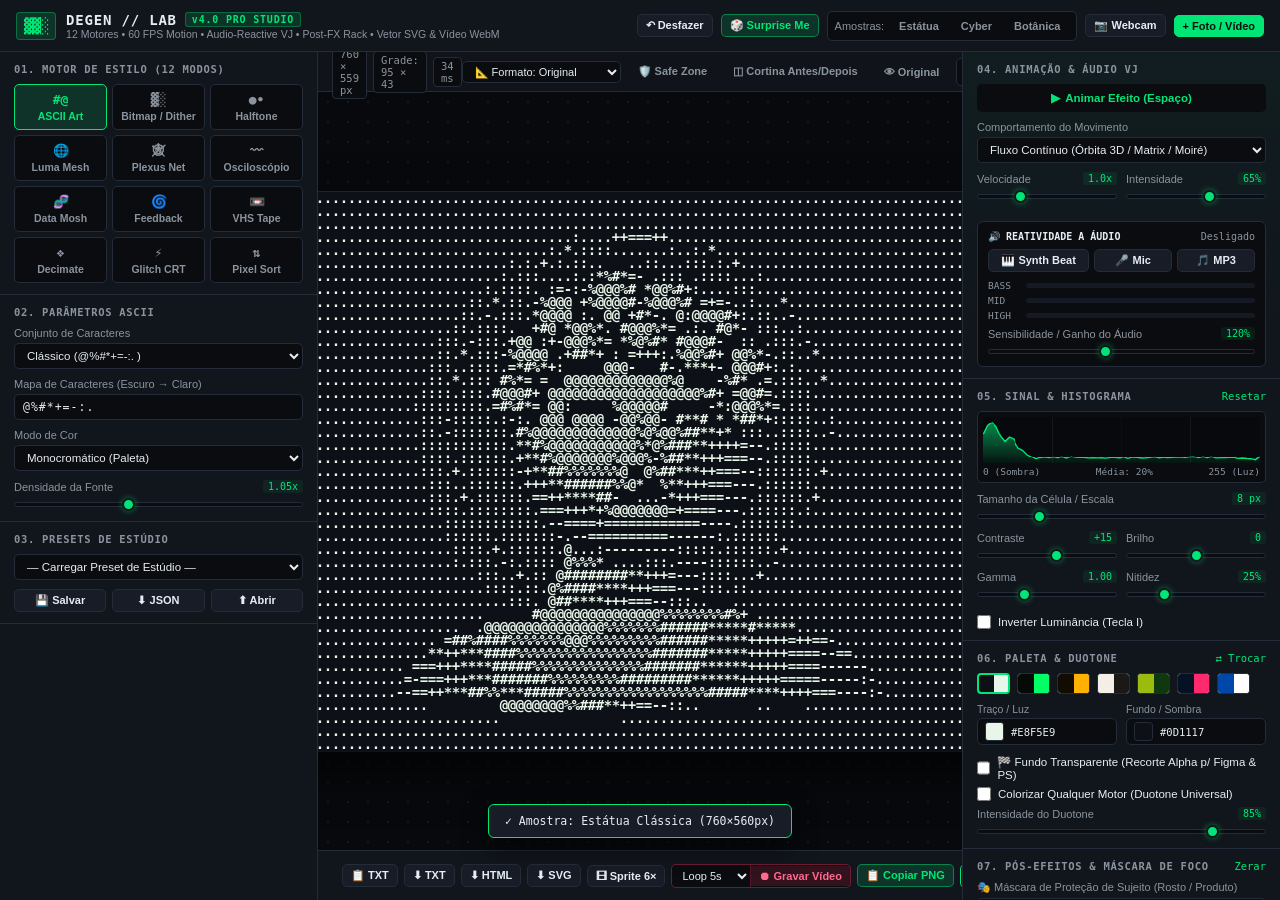
<file: index.html>
<!DOCTYPE html>
<html lang="pt-BR">
<head>
  <meta charset="UTF-8" />
  <meta name="viewport" content="width=device-width, initial-scale=1.0" />
  <title>DEGEN // LAB v4.0 PRO — Estúdio de Arte Generativa & Sintetizador Visual</title>
  <link rel="stylesheet" href="styles.css" />
</head>
<body>
  <div class="app-shell">
    <!-- Top Header -->
    <header class="topbar">
      <div class="brand">
        <span class="brand-badge">▓▓░</span>
        <div>
          <h1>DEGEN // LAB <span class="version-tag">v4.0 PRO STUDIO</span></h1>
          <p class="brand-sub">12 Motores • 60 FPS Motion • Audio-Reactive VJ • Post-FX Rack • Vetor SVG & Vídeo WebM</p>
        </div>
      </div>

      <div class="topbar-actions">
        <button class="btn btn-secondary btn-sm" id="btn-undo" title="Desfazer última alteração (Ctrl/Cmd + Z)">
          ↶ Desfazer
        </button>
        <button class="btn btn-accent-outline btn-sm" id="btn-randomize" title="Gerar variação criativa nos parâmetros atuais (Tecla D)">
          🎲 Surprise Me
        </button>

        <div class="sample-group">
          <span class="label-inline">Amostras:</span>
          <button class="btn btn-ghost btn-sm" data-sample="portrait" title="Retrato Escultural com Sombras">Estátua</button>
          <button class="btn btn-ghost btn-sm" data-sample="cyber" title="Cena Geométrica Synthwave">Cyber</button>
          <button class="btn btn-ghost btn-sm" data-sample="flora" title="Composição Orgânica e Radial">Botânica</button>
        </div>

        <button class="btn btn-secondary btn-sm" id="btn-webcam" title="Usar câmera ao vivo">
          📷 Webcam
        </button>

        <label class="btn btn-primary btn-sm" for="file-input">
          <span>+ Foto / Vídeo</span>
          <input type="file" id="file-input" accept="image/*,video/*" hidden />
        </label>
      </div>
    </header>

    <!-- Main Dual-Sidebar Workspace -->
    <div class="workspace">
      <!-- LEFT SIDEBAR: Motors, Mode Params & Presets -->
      <aside class="sidebar sidebar-left">
        <!-- 01. Style Tabs (12 Motors in 3x4 Grid) -->
        <section class="panel-section">
          <div class="section-header">
            <span class="section-title">01. MOTOR DE ESTILO (12 MODOS)</span>
          </div>
          <div class="mode-tabs" role="tablist">
            <button class="mode-tab active" data-mode="ascii" role="tab">
              <span class="mode-icon">#@</span>
              <span>ASCII Art</span>
            </button>
            <button class="mode-tab" data-mode="bitmap" role="tab">
              <span class="mode-icon">▓░</span>
              <span>Bitmap / Dither</span>
            </button>
            <button class="mode-tab" data-mode="halftone" role="tab">
              <span class="mode-icon">●•</span>
              <span>Halftone</span>
            </button>
            <button class="mode-tab" data-mode="lumamesh" role="tab">
              <span class="mode-icon">🌐</span>
              <span>Luma Mesh</span>
            </button>
            <button class="mode-tab" data-mode="plexus" role="tab">
              <span class="mode-icon">🕸</span>
              <span>Plexus Net</span>
            </button>
            <button class="mode-tab" data-mode="waves" role="tab">
              <span class="mode-icon">〰</span>
              <span>Osciloscópio</span>
            </button>
            <button class="mode-tab" data-mode="datamosh" role="tab">
              <span class="mode-icon">🧬</span>
              <span>Data Mosh</span>
            </button>
            <button class="mode-tab" data-mode="feedback" role="tab">
              <span class="mode-icon">🌀</span>
              <span>Feedback</span>
            </button>
            <button class="mode-tab" data-mode="vhs" role="tab">
              <span class="mode-icon">📼</span>
              <span>VHS Tape</span>
            </button>
            <button class="mode-tab" data-mode="decimate" role="tab">
              <span class="mode-icon">❖</span>
              <span>Decimate</span>
            </button>
            <button class="mode-tab" data-mode="glitch" role="tab">
              <span class="mode-icon">⚡</span>
              <span>Glitch CRT</span>
            </button>
            <button class="mode-tab" data-mode="pixelsort" role="tab">
              <span class="mode-icon">⇅</span>
              <span>Pixel Sort</span>
            </button>
          </div>
        </section>

        <!-- 02. Mode-Specific Settings: ASCII -->
        <section class="panel-section mode-panel" id="panel-ascii">
          <div class="section-header">
            <span class="section-title">02. PARÂMETROS ASCII</span>
          </div>

          <div class="control-group">
            <label for="ascii-charset-preset">Conjunto de Caracteres</label>
            <select id="ascii-charset-preset">
              <option value="standard">Clássico (@%#*+=-:. )</option>
              <option value="detailed">Detalhado (70 níveis)</option>
              <option value="blocks">Blocos Unicode (█▓▒░ )</option>
              <option value="minimal">Minimalista (#+. )</option>
              <option value="binary">Binário (01 )</option>
              <option value="matrix">Matrix / Cyber (日ﾊﾐﾋｰｳｼﾅﾓ...)</option>
              <option value="custom">Customizado...</option>
            </select>
          </div>

          <div class="control-group">
            <label for="ascii-custom-chars">Mapa de Caracteres (Escuro → Claro)</label>
            <input type="text" id="ascii-custom-chars" value="@%#*+=-:. " spellcheck="false" />
          </div>

          <div class="control-group">
            <label for="ascii-color-mode">Modo de Cor</label>
            <select id="ascii-color-mode">
              <option value="mono">Monocromático (Paleta)</option>
              <option value="color">Cores Originais da Foto</option>
            </select>
          </div>

          <div class="control-group">
            <div class="control-label-row">
              <label for="ascii-font-scale">Densidade da Fonte</label>
              <span class="control-value" id="val-ascii-font-scale">1.05x</span>
            </div>
            <input type="range" id="ascii-font-scale" min="0.7" max="1.6" step="0.05" value="1.05" />
          </div>
        </section>

        <!-- 02. Mode-Specific Settings: BITMAP / DITHER -->
        <section class="panel-section mode-panel hidden" id="panel-bitmap">
          <div class="section-header">
            <span class="section-title">02. BITMAP & MULTI-PALETA</span>
          </div>

          <div class="control-group">
            <label for="bitmap-palette-mode">Hardware / Modo de Cores</label>
            <select id="bitmap-palette-mode">
              <option value="1bit">1-Bit Clássico (2 Cores da Paleta)</option>
              <option value="gameboy">GameBoy DMG-01 (4 Tons de Verde)</option>
              <option value="cga">IBM PC CGA (4 Cores Cyan/Magenta)</option>
              <option value="cyber">Cyberpunk Neon (8 Cores)</option>
              <option value="pico8">PICO-8 Fantasy Console (16 Cores)</option>
              <option value="c64">Commodore 64 VIC-II (16 Cores)</option>
            </select>
          </div>

          <div class="control-group">
            <label for="bitmap-algo">Algoritmo de Dithering</label>
            <select id="bitmap-algo">
              <optgroup label="Difusão de Erro (Orgânico)">
                <option value="atkinson">Atkinson (Macintosh 1984)</option>
                <option value="floyd">Floyd-Steinberg (Clássico)</option>
                <option value="sierra">Sierra Lite (Suave)</option>
              </optgroup>
              <optgroup label="Matriz Ordenada (Pixel / Retrô)">
                <option value="bayer2">Matriz de Bayer 2×2</option>
                <option value="bayer4">Matriz de Bayer 4×4</option>
                <option value="bayer8">Matriz de Bayer 8×8</option>
              </optgroup>
              <optgroup label="Limiar & Ruído">
                <option value="threshold">Threshold Puro (Stencil)</option>
                <option value="random">Ruído Estocástico (Film Grain)</option>
              </optgroup>
            </select>
          </div>

          <div class="control-group">
            <div class="control-label-row">
              <label for="bitmap-threshold">Limiar (Threshold / Bias)</label>
              <span class="control-value" id="val-bitmap-threshold">128</span>
            </div>
            <input type="range" id="bitmap-threshold" min="16" max="240" step="1" value="128" />
          </div>

          <div class="control-group">
            <div class="control-label-row">
              <label for="bitmap-bleed">Intensidade de Difusão</label>
              <span class="control-value" id="val-bitmap-bleed">100%</span>
            </div>
            <input type="range" id="bitmap-bleed" min="20" max="150" step="5" value="100" />
          </div>
        </section>

        <!-- 02. Mode-Specific Settings: HALFTONE -->
        <section class="panel-section mode-panel hidden" id="panel-halftone">
          <div class="section-header">
            <span class="section-title">02. RETÍCULA HALFTONE</span>
          </div>

          <div class="control-group">
            <label for="halftone-shape">Geometria da Retícula</label>
            <select id="halftone-shape">
              <option value="circle">Pontos Circulares (Jornal / Pop Art)</option>
              <option value="cmyk">CMYK Offset (Impressão 4 Cores)</option>
              <option value="line">Linhas / Gravura (Scanlines)</option>
              <option value="diamond">Diamantes (Losangos)</option>
              <option value="cross">Cruzes Técnicas (+)</option>
              <option value="square">Quadrados Modulares</option>
            </select>
          </div>

          <div class="control-group">
            <div class="control-label-row">
              <label for="halftone-angle">Ângulo da Grade</label>
              <span class="control-value" id="val-halftone-angle">22°</span>
            </div>
            <input type="range" id="halftone-angle" min="0" max="90" step="1" value="22" />
          </div>

          <div class="control-group">
            <div class="control-label-row">
              <label for="halftone-scale">Ganho do Ponto (Escala Máx.)</label>
              <span class="control-value" id="val-halftone-scale">1.15x</span>
            </div>
            <input type="range" id="halftone-scale" min="0.5" max="1.8" step="0.05" value="1.15" />
          </div>
        </section>

        <!-- 02. Mode-Specific Settings: LUMA MESH 3D -->
        <section class="panel-section mode-panel hidden" id="panel-lumamesh">
          <div class="section-header">
            <span class="section-title">02. LUMA MESH 3D (LIGHT GRID)</span>
          </div>

          <div class="control-group">
            <label for="mesh-topology">Topologia da Malha 3D</label>
            <select id="mesh-topology">
              <option value="grid">Grade Wireframe de Luz (Quads)</option>
              <option value="triangles">Terreno Triangulado 3D</option>
              <option value="dots">Nuvem de Pontos Luminosos (3D Dots)</option>
              <option value="facets">Facetas Poligonais Oclusas</option>
            </select>
          </div>

          <div class="control-group">
            <div class="control-label-row">
              <label for="mesh-depth">Extrusão de Profundidade (Eixo Z)</label>
              <span class="control-value" id="val-mesh-depth">110</span>
            </div>
            <input type="range" id="mesh-depth" min="10" max="240" step="5" value="110" />
          </div>

          <div class="two-col-controls">
            <div class="control-group">
              <div class="control-label-row">
                <label for="mesh-pitch">Inclinação X</label>
                <span class="control-value" id="val-mesh-pitch">38°</span>
              </div>
              <input type="range" id="mesh-pitch" min="-65" max="75" step="1" value="38" />
            </div>

            <div class="control-group">
              <div class="control-label-row">
                <label for="mesh-yaw">Rotação Y</label>
                <span class="control-value" id="val-mesh-yaw">-18°</span>
              </div>
              <input type="range" id="mesh-yaw" min="-75" max="75" step="1" value="-18" />
            </div>
          </div>

          <div class="two-col-controls">
            <div class="control-group">
              <div class="control-label-row">
                <label for="mesh-stroke">Traço / Ponto</label>
                <span class="control-value" id="val-mesh-stroke">1.2 px</span>
              </div>
              <input type="range" id="mesh-stroke" min="0.5" max="4.0" step="0.1" value="1.2" />
            </div>

            <div class="control-group">
              <label for="mesh-color-mode">Cor da Grade</label>
              <select id="mesh-color-mode">
                <option value="color">Cor da Foto</option>
                <option value="mono">Paleta 3D</option>
              </select>
            </div>
          </div>
        </section>

        <!-- 02. Mode-Specific Settings: PLEXUS NET (12th Motor) -->
        <section class="panel-section mode-panel hidden" id="panel-plexus">
          <div class="section-header">
            <span class="section-title">02. PLEXUS / VORONOI NETWORK</span>
          </div>

          <div class="control-group">
            <label for="plexus-style">Estrutura da Rede</label>
            <select id="plexus-style">
              <option value="network">Constelação Neural (Nós + Conexões)</option>
              <option value="poly">Malha Low-Poly Triangulada</option>
              <option value="voronoi">Células Orgânicas de Voronoi</option>
            </select>
          </div>

          <div class="control-group">
            <div class="control-label-row">
              <label for="plexus-radius">Raio Máximo de Conexão</label>
              <span class="control-value" id="val-plexus-radius">165%</span>
            </div>
            <input type="range" id="plexus-radius" min="80" max="260" step="5" value="165" />
          </div>

          <div class="control-group">
            <div class="control-label-row">
              <label for="plexus-jitter">Dispersão Orgânica dos Nós</label>
              <span class="control-value" id="val-plexus-jitter">65%</span>
            </div>
            <input type="range" id="plexus-jitter" min="0" max="100" step="5" value="65" />
          </div>

          <div class="two-col-controls">
            <div class="control-group">
              <div class="control-label-row">
                <label for="plexus-node-size">Tamanho do Nó</label>
                <span class="control-value" id="val-plexus-node-size">2.4 px</span>
              </div>
              <input type="range" id="plexus-node-size" min="0" max="6.0" step="0.2" value="2.4" />
            </div>

            <div class="control-group">
              <label for="plexus-color-mode">Modo de Cor</label>
              <select id="plexus-color-mode">
                <option value="color">Cor da Foto</option>
                <option value="mono">Paleta</option>
              </select>
            </div>
          </div>
        </section>

        <!-- 02. Mode-Specific Settings: DATA MOSH -->
        <section class="panel-section mode-panel hidden" id="panel-datamosh">
          <div class="section-header">
            <span class="section-title">02. DATA MOSH (P-FRAME GLITCH)</span>
            <button class="btn-link" id="btn-reset-mosh" title="Restaurar quadro I-Frame limpo">Limpar</button>
          </div>

          <button class="btn btn-secondary" id="btn-drop-iframe" style="width:100%; margin-bottom:10px;">
            💥 Drop I-Frame (Injetar Pulso Mosh)
          </button>

          <div class="two-col-controls">
            <div class="control-group">
              <label for="mosh-vector-style">Campo de Vetores</label>
              <select id="mosh-vector-style">
                <option value="flow">Fluxo Turbulento</option>
                <option value="gravity">Derretimento ↓</option>
                <option value="explode">Radial / Pulso</option>
              </select>
            </div>

            <div class="control-group">
              <div class="control-label-row">
                <label for="mosh-block-size">Macrobloco</label>
                <span class="control-value" id="val-mosh-block-size">12 px</span>
              </div>
              <input type="range" id="mosh-block-size" min="4" max="32" step="2" value="12" />
            </div>
          </div>

          <div class="control-group">
            <div class="control-label-row">
              <label for="mosh-smear">Arrasto de Vetores (Motion Smear)</label>
              <span class="control-value" id="val-mosh-smear">65%</span>
            </div>
            <input type="range" id="mosh-smear" min="10" max="100" step="5" value="65" />
          </div>

          <div class="control-group">
            <div class="control-label-row">
              <label for="mosh-persistence">Persistência Temporal (P-Frame Hold)</label>
              <span class="control-value" id="val-mosh-persistence">84%</span>
            </div>
            <input type="range" id="mosh-persistence" min="30" max="98" step="2" value="84" />
          </div>

          <div class="control-group">
            <div class="control-label-row">
              <label for="mosh-corruption">Resíduo de Quantização YUV</label>
              <span class="control-value" id="val-mosh-corruption">35%</span>
            </div>
            <input type="range" id="mosh-corruption" min="0" max="100" step="5" value="35" />
          </div>
        </section>

        <!-- 02. Mode-Specific Settings: FEEDBACK -->
        <section class="panel-section mode-panel hidden" id="panel-feedback">
          <div class="section-header">
            <span class="section-title">02. FEEDBACK (MOTION TRAILS)</span>
            <button class="btn-link" id="btn-reset-feedback" title="Limpar buffer de realimentação">Limpar</button>
          </div>

          <div class="control-group">
            <label for="fb-blend">Modo de Realimentação Óptica</label>
            <select id="fb-blend">
              <option value="screen">Luz Aditiva (Screen Glow Trails)</option>
              <option value="difference">Inversão Psicodélica (Difference)</option>
              <option value="source-over">Eco Fantasma Sólido (Over)</option>
            </select>
          </div>

          <div class="control-group">
            <div class="control-label-row">
              <label for="fb-decay">Persistência do Rastro (Decay)</label>
              <span class="control-value" id="val-fb-decay">82%</span>
            </div>
            <input type="range" id="fb-decay" min="40" max="96" step="2" value="82" />
          </div>

          <div class="two-col-controls">
            <div class="control-group">
              <div class="control-label-row">
                <label for="fb-zoom">Túnel (Zoom)</label>
                <span class="control-value" id="val-fb-zoom">+4%</span>
              </div>
              <input type="range" id="fb-zoom" min="-15" max="15" step="1" value="4" />
            </div>

            <div class="control-group">
              <div class="control-label-row">
                <label for="fb-spin">Espiral (Giro)</label>
                <span class="control-value" id="val-fb-spin">2.5°</span>
              </div>
              <input type="range" id="fb-spin" min="-15" max="15" step="0.5" value="2.5" />
            </div>
          </div>

          <div class="control-group">
            <div class="control-label-row">
              <label for="fb-color-shift">Defasagem Cromática (Hue Shift)</label>
              <span class="control-value" id="val-fb-color-shift">45%</span>
            </div>
            <input type="range" id="fb-color-shift" min="0" max="100" step="5" value="45" />
          </div>
        </section>

        <!-- 02. Mode-Specific Settings: VHS TAPE -->
        <section class="panel-section mode-panel hidden" id="panel-vhs">
          <div class="section-header">
            <span class="section-title">02. VHS ANALOG TAPE DECK</span>
          </div>

          <div class="control-group">
            <div class="control-label-row">
              <label for="vhs-chroma">Vazamento de Cor NTSC (Chroma Bleed)</label>
              <span class="control-value" id="val-vhs-chroma">65%</span>
            </div>
            <input type="range" id="vhs-chroma" min="0" max="100" step="5" value="65" />
          </div>

          <div class="control-group">
            <div class="control-label-row">
              <label for="vhs-tracking">Ruga de Fita & Erro de Tracking</label>
              <span class="control-value" id="val-vhs-tracking">45%</span>
            </div>
            <input type="range" id="vhs-tracking" min="0" max="100" step="5" value="45" />
          </div>

          <div class="control-group">
            <div class="control-label-row">
              <label for="vhs-flutter">Oscilação Horizontal (Timebase Jitter)</label>
              <span class="control-value" id="val-vhs-flutter">40%</span>
            </div>
            <input type="range" id="vhs-flutter" min="0" max="100" step="5" value="40" />
          </div>

          <div class="control-group">
            <div class="control-label-row">
              <label for="vhs-noise">Hiss Magnético & Granulação</label>
              <span class="control-value" id="val-vhs-noise">35%</span>
            </div>
            <input type="range" id="vhs-noise" min="0" max="100" step="5" value="35" />
          </div>

          <div class="checkbox-row">
            <label class="toggle-label">
              <input type="checkbox" id="vhs-osd" checked />
              <span>Exibir OSD do Videocassete (PLAY ► / 1994)</span>
            </label>
          </div>
        </section>

        <!-- 02. Mode-Specific Settings: DECIMATE -->
        <section class="panel-section mode-panel hidden" id="panel-decimate">
          <div class="section-header">
            <span class="section-title">02. DECIMATE (MULTI-PASS SHAPES)</span>
          </div>

          <div class="control-group">
            <label for="decimate-style">Geometria de Subdivisão</label>
            <select id="decimate-style">
              <option value="complex">Formas Complexas Multi-Passo (Bauhaus Glitch)</option>
              <option value="quadtree">Malha Quadtree Arquitetônica</option>
              <option value="xor">Síntese Bitwise XOR Fractal</option>
            </select>
          </div>

          <div class="two-col-controls">
            <div class="control-group">
              <div class="control-label-row">
                <label for="decimate-passes">Passos (Níveis)</label>
                <span class="control-value" id="val-decimate-passes">5</span>
              </div>
              <input type="range" id="decimate-passes" min="2" max="7" step="1" value="5" />
            </div>

            <div class="control-group">
              <label for="decimate-color-mode">Modo de Cor</label>
              <select id="decimate-color-mode">
                <option value="mono">Paleta</option>
                <option value="color">Cor Bitcrush</option>
              </select>
            </div>
          </div>

          <div class="control-group">
            <div class="control-label-row">
              <label for="decimate-detail">Sensibilidade de Subdivisão</label>
              <span class="control-value" id="val-decimate-detail">65%</span>
            </div>
            <input type="range" id="decimate-detail" min="10" max="100" step="5" value="65" />
          </div>

          <div class="control-group">
            <div class="control-label-row">
              <label for="decimate-warp">Dobramento Espacial (Glitch Fold)</label>
              <span class="control-value" id="val-decimate-warp">40%</span>
            </div>
            <input type="range" id="decimate-warp" min="0" max="100" step="5" value="40" />
          </div>
        </section>

        <!-- 02. Mode-Specific Settings: GLITCH / CRT -->
        <section class="panel-section mode-panel hidden" id="panel-glitch">
          <div class="section-header">
            <span class="section-title">02. GLITCH DIGITAL & CRT</span>
            <button class="btn-link" id="btn-reroll-glitch" title="Gerar nova semente aleatória de Glitch">🎲 Re-sortear</button>
          </div>

          <div class="control-group">
            <div class="control-label-row">
              <label for="glitch-slices">Fatiamento Horizontal (Tearing)</label>
              <span class="control-value" id="val-glitch-slices">45%</span>
            </div>
            <input type="range" id="glitch-slices" min="0" max="100" step="1" value="45" />
          </div>

          <div class="control-group">
            <div class="control-label-row">
              <label for="glitch-rgb">Aberração Cromática (RGB Split)</label>
              <span class="control-value" id="val-glitch-rgb">18 px</span>
            </div>
            <input type="range" id="glitch-rgb" min="0" max="60" step="1" value="18" />
          </div>

          <div class="control-group">
            <div class="control-label-row">
              <label for="glitch-blocks">Corrupção de Blocos</label>
              <span class="control-value" id="val-glitch-blocks">30%</span>
            </div>
            <input type="range" id="glitch-blocks" min="0" max="100" step="1" value="30" />
          </div>

          <div class="control-group">
            <div class="control-label-row">
              <label for="glitch-scanlines">Scanlines CRT</label>
              <span class="control-value" id="val-glitch-scanlines">40%</span>
            </div>
            <input type="range" id="glitch-scanlines" min="0" max="100" step="5" value="40" />
          </div>
        </section>

        <!-- 02. Mode-Specific Settings: PIXEL SORT -->
        <section class="panel-section mode-panel hidden" id="panel-pixelsort">
          <div class="section-header">
            <span class="section-title">02. PIXEL SORTING (DERRETIMENTO)</span>
          </div>

          <div class="two-col-controls">
            <div class="control-group">
              <label for="sort-direction">Direção</label>
              <select id="sort-direction">
                <option value="vertical">Vertical (↓)</option>
                <option value="horizontal">Horizontal (→)</option>
                <option value="both">Cruzado (↓ + →)</option>
              </select>
            </div>

            <div class="control-group">
              <label for="sort-metric">Ordenar Por</label>
              <select id="sort-metric">
                <option value="luma">Luminância</option>
                <option value="hue">Matiz (Cor)</option>
                <option value="saturation">Saturação</option>
              </select>
            </div>
          </div>

          <div class="control-group">
            <div class="control-label-row">
              <label for="sort-min">Limiar Mínimo (Início do Feixe)</label>
              <span class="control-value" id="val-sort-min">45</span>
            </div>
            <input type="range" id="sort-min" min="0" max="240" step="5" value="45" />
          </div>

          <div class="control-group">
            <div class="control-label-row">
              <label for="sort-max">Limiar Máximo (Teto do Feixe)</label>
              <span class="control-value" id="val-sort-max">210</span>
            </div>
            <input type="range" id="sort-max" min="15" max="255" step="5" value="210" />
          </div>

          <div class="control-group">
            <div class="control-label-row">
              <label for="sort-span">Comprimento do Escorrimento</label>
              <span class="control-value" id="val-sort-span">65%</span>
            </div>
            <input type="range" id="sort-span" min="5" max="100" step="5" value="65" />
          </div>

          <div class="checkbox-row">
            <label class="toggle-label">
              <input type="checkbox" id="sort-reverse" />
              <span>Inverter Direção de Ordenação</span>
            </label>
          </div>
        </section>

        <!-- 02. Mode-Specific Settings: WAVES / OSCILLOSCOPE -->
        <section class="panel-section mode-panel hidden" id="panel-waves">
          <div class="section-header">
            <span class="section-title">02. OSCILOSCÓPIO / WAVE LINES</span>
          </div>

          <div class="control-group">
            <label for="wave-style">Modo de Modulação</label>
            <select id="wave-style">
              <option value="elevation">Relevo 3D (Rutt-Etra / Joy Division)</option>
              <option value="sine">Ondas Senoidais FM (Gravura)</option>
              <option value="vertical">Cordas Verticais Moduladas</option>
            </select>
          </div>

          <div class="control-group">
            <div class="control-label-row">
              <label for="wave-amplitude">Amplitude / Elevação</label>
              <span class="control-value" id="val-wave-amplitude">24 px</span>
            </div>
            <input type="range" id="wave-amplitude" min="4" max="80" step="1" value="24" />
          </div>

          <div class="control-group">
            <div class="control-label-row">
              <label for="wave-frequency">Frequência da Onda</label>
              <span class="control-value" id="val-wave-frequency">35%</span>
            </div>
            <input type="range" id="wave-frequency" min="5" max="100" step="5" value="35" />
          </div>

          <div class="two-col-controls">
            <div class="control-group">
              <div class="control-label-row">
                <label for="wave-stroke">Espessura</label>
                <span class="control-value" id="val-wave-stroke">1.6 px</span>
              </div>
              <input type="range" id="wave-stroke" min="0.5" max="5.0" step="0.1" value="1.6" />
            </div>

            <div class="control-group">
              <label for="wave-color-mode">Cor da Linha</label>
              <select id="wave-color-mode">
                <option value="mono">Paleta</option>
                <option value="color">Cor da Foto</option>
              </select>
            </div>
          </div>
        </section>

        <!-- 03. Preset Manager -->
        <section class="panel-section">
          <div class="section-header">
            <span class="section-title">03. PRESETS DE ESTÚDIO</span>
          </div>

          <div class="control-group">
            <select id="preset-select">
              <option value="">— Carregar Preset de Estúdio —</option>
              <optgroup label="Presets de Fábrica">
                <option value="factory:matrix_crt">Matrix Rain CRT + Phosphor Glow</option>
                <option value="factory:mac_1984">Macintosh 1984 (Atkinson 1-Bit)</option>
                <option value="factory:gameboy_cam">GameBoy Camera DMG-01 (4 Tons)</option>
                <option value="factory:cmyk_press">Impressão Offset CMYK Vintage</option>
                <option value="factory:cyber_mesh">Holograma Luma Mesh 3D</option>
                <option value="factory:vhs_1994">Fita VHS 1994 + Chroma Bleed</option>
                <option value="factory:liquid_sort">Derretimento Pixel Sort Neon</option>
                <option value="factory:plexus_net">Constelação Neural Plexus</option>
              </optgroup>
              <optgroup label="Seus Presets Salvos" id="user-presets-group"></optgroup>
            </select>
          </div>

          <div class="preset-actions-row">
            <button class="btn btn-secondary btn-sm" id="btn-save-preset" title="Salvar configuração atual no navegador">
              💾 Salvar
            </button>
            <button class="btn btn-secondary btn-sm" id="btn-export-preset" title="Baixar preset atual como arquivo .json">
              ⬇ JSON
            </button>
            <label class="btn btn-secondary btn-sm" for="preset-file-input" title="Carregar arquivo .json de preset">
              ⬆ Abrir
              <input type="file" id="preset-file-input" accept=".json,application/json" hidden />
            </label>
          </div>
        </section>
      </aside>

      <!-- CENTER VIEWPORT -->
      <main class="viewport-area" id="drop-zone">
        <!-- Toolbar above canvas -->
        <div class="viewport-toolbar">
          <div class="stats-bar">
            <span class="stat-pill" id="stat-dimensions">800 × 600 px</span>
            <span class="stat-pill" id="stat-grid">Grade: 100 × 75</span>
            <span class="stat-pill" id="stat-time">4 ms</span>
          </div>

          <div class="view-controls">
            <select id="social-aspect" class="toolbar-select" title="Enquadramento e Proporção para Redes Sociais">
              <option value="original">📐 Formato: Original</option>
              <option value="4:5">📐 4:5 (Feed IG)</option>
              <option value="9:16">📐 9:16 (Reels / Stories)</option>
              <option value="1:1">📐 1:1 (Quadrado)</option>
              <option value="16:9">📐 16:9 (Widescreen)</option>
            </select>
            <button class="btn btn-ghost btn-sm" id="btn-safe-zone" title="Mostrar/Ocultar Guias de Safe Zone do Instagram/TikTok (Tecla G — não sai na exportação)">
              🛡️ Safe Zone
            </button>
            <button class="btn btn-ghost btn-sm" id="btn-split-compare" title="Ativar cortina deslizante Antes / Depois (Tecla C)">
              ◫ Cortina Antes/Depois
            </button>
            <button class="btn btn-ghost btn-sm" id="btn-compare" title="Segure para ver a imagem original inteira">
              👁 Original
            </button>
            <div class="zoom-controls">
              <button class="btn btn-ghost btn-sm" id="btn-zoom-out" title="Diminuir Zoom">−</button>
              <span class="zoom-label" id="zoom-label">100%</span>
              <button class="btn btn-ghost btn-sm" id="btn-zoom-in" title="Aumentar Zoom">+</button>
              <button class="btn btn-ghost btn-sm" id="btn-zoom-fit" title="Centralizar e Ajustar à Tela">Ajustar</button>
            </div>
          </div>
        </div>

        <!-- Canvas Stage (Supports Wheel Zoom & Drag Pan) -->
        <div class="canvas-stage" id="canvas-stage">
          <div class="canvas-wrapper" id="canvas-wrapper">
            <canvas id="output-canvas"></canvas>
            <canvas id="original-canvas" class="hidden"></canvas>

            <!-- Non-Exported Social Media Safe Zone Guides -->
            <div class="safe-zone-overlay hidden" id="safe-zone-overlay">
              <div class="sz-top"><span>UI TOPO / STORIES</span></div>
              <div class="sz-right"><span>ÍCONES REELS</span></div>
              <div class="sz-bottom"><span>ÁREA DE LEGENDA & ÁUDIO</span></div>
              <div class="sz-center-cross"></div>
            </div>

            <!-- Draggable Split-Screen Curtain Handle -->
            <div class="split-divider hidden" id="split-divider">
              <div class="split-handle">◄ | ►</div>
              <span class="split-tag split-tag-left">ORIGINAL</span>
              <span class="split-tag split-tag-right">EFEITO</span>
            </div>
          </div>

          <!-- Drag & Drop Overlay -->
          <div class="drop-overlay hidden" id="drop-overlay">
            <div class="drop-box">
              <span class="drop-icon">⬇</span>
              <p>Solte sua foto ou vídeo aqui</p>
              <span>PNG, JPG, WebP, GIF, MP4 ou WebM</span>
            </div>
          </div>
        </div>

        <!-- Bottom Export Bar -->
        <footer class="export-bar">
          <div class="export-hint">
            <span>Atalhos: <kbd>Espaço</kbd> Play • <kbd>C</kbd> Cortina • <kbd>G</kbd> Safe Zone • <kbd>D</kbd> Surprise • <kbd>Ctrl+Z</kbd> Undo</span>
          </div>
          <div class="export-buttons">
            <button class="btn btn-secondary btn-sm" id="btn-copy-ascii" title="Copiar arte em texto ASCII para a área de transferência">
              📋 TXT
            </button>
            <button class="btn btn-secondary btn-sm" id="btn-export-txt" title="Baixar arquivo de texto (.txt)">
              ⬇ TXT
            </button>
            <button class="btn btn-secondary btn-sm" id="btn-export-html" title="Baixar página HTML com a arte">
              ⬇ HTML
            </button>
            <button class="btn btn-secondary btn-sm" id="btn-export-svg" title="Baixar vetor escalável (.svg)">
              ⬇ SVG
            </button>
            <button class="btn btn-secondary btn-sm" id="btn-export-spritesheet" title="Exportar Contact Sheet PNG com 6 quadros da animação">
              🎞 Sprite 6×
            </button>

            <div class="record-group">
              <select id="record-duration" title="Duração da gravação de vídeo">
                <option value="0">Livre</option>
                <option value="3">Loop 3s</option>
                <option value="5" selected>Loop 5s</option>
                <option value="10">Loop 10s</option>
              </select>
              <button class="btn btn-record btn-sm" id="btn-record-video" title="Gravar animação em vídeo (.mp4 / .webm) — Tecla R">
                ⏺ Gravar Vídeo
              </button>
            </div>

            <button class="btn btn-accent-outline btn-sm" id="btn-copy-png" title="Copiar imagem PNG direto para o Clipboard para colar (Cmd+V) no Figma ou Photoshop">
              📋 Copiar PNG
            </button>

            <div class="export-png-group">
              <select id="export-scale" title="Resolução de exportação PNG (1x padrão ou 2x Super-Sampling HD para Social Media)">
                <option value="1">1× Padrão</option>
                <option value="2" selected>2× HD Social</option>
              </select>
              <button class="btn btn-primary btn-sm" id="btn-export-png" title="Baixar quadro atual em alta resolução (.png)">
                ⬇ Exportar PNG
              </button>
            </div>
          </div>
        </footer>
      </main>

      <!-- RIGHT SIDEBAR: Motion, Audio-Reactive VJ, Histogram, Palette & Post-FX Rack -->
      <aside class="sidebar sidebar-right">
        <!-- 04. Animation & Audio-Reactivity -->
        <section class="panel-section anim-section">
          <div class="section-header">
            <span class="section-title">04. ANIMAÇÃO & ÁUDIO VJ</span>
            <span class="live-badge hidden" id="anim-live-badge">● 60 FPS</span>
          </div>

          <button class="btn btn-anim-toggle" id="btn-toggle-anim">
            <span id="anim-btn-icon">▶</span>
            <span id="anim-btn-text">Animar Efeito (Espaço)</span>
          </button>

          <div class="control-group" style="margin-top: 9px;">
            <label for="anim-style">Comportamento do Movimento</label>
            <select id="anim-style">
              <option value="flow">Fluxo Contínuo (Órbita 3D / Matrix / Moiré)</option>
              <option value="pulse">Onda & Pulso Radial (Respiração Suave)</option>
              <option value="chaos">Caos & Fervura (Glitch Vivo / 16mm Grain)</option>
            </select>
          </div>

          <div class="two-col-controls">
            <div class="control-group">
              <div class="control-label-row">
                <label for="anim-speed">Velocidade</label>
                <span class="control-value" id="val-anim-speed">1.0x</span>
              </div>
              <input type="range" id="anim-speed" min="0.2" max="3.0" step="0.1" value="1.0" />
            </div>

            <div class="control-group">
              <div class="control-label-row">
                <label for="anim-intensity">Intensidade</label>
                <span class="control-value" id="val-anim-intensity">65%</span>
              </div>
              <input type="range" id="anim-intensity" min="10" max="100" step="5" value="65" />
            </div>
          </div>

          <!-- Audio-Reactive Module -->
          <div class="audio-box">
            <div class="audio-header">
              <span class="audio-title">🔊 REATIVIDADE A ÁUDIO</span>
              <span class="audio-status" id="audio-status-label">Desligado</span>
            </div>

            <div class="audio-buttons-row">
              <button class="btn btn-secondary btn-sm" id="btn-audio-synth" title="Gerar batida Techno/Synth 122 BPM interna para testar">
                🎹 Synth Beat
              </button>
              <button class="btn btn-secondary btn-sm" id="btn-audio-mic" title="Modular efeitos pelo Microfone ao vivo">
                🎤 Mic
              </button>
              <label class="btn btn-secondary btn-sm" for="audio-file-input" title="Carregar música MP3/WAV">
                🎵 MP3
                <input type="file" id="audio-file-input" accept="audio/*" hidden />
              </label>
            </div>

            <div class="audio-meters">
              <div class="meter-row">
                <span>BASS</span>
                <div class="meter-track"><div class="meter-fill" id="meter-bass"></div></div>
              </div>
              <div class="meter-row">
                <span>MID</span>
                <div class="meter-track"><div class="meter-fill" id="meter-mid"></div></div>
              </div>
              <div class="meter-row">
                <span>HIGH</span>
                <div class="meter-track"><div class="meter-fill" id="meter-high"></div></div>
              </div>
            </div>

            <div class="control-group" style="margin-top: 6px;">
              <div class="control-label-row">
                <label for="audio-gain">Sensibilidade / Ganho do Áudio</label>
                <span class="control-value" id="val-audio-gain">120%</span>
              </div>
              <input type="range" id="audio-gain" min="20" max="250" step="10" value="120" />
            </div>
          </div>
        </section>

        <!-- 05. Signal, Resolution & Live Histogram -->
        <section class="panel-section">
          <div class="section-header">
            <span class="section-title">05. SINAL & HISTOGRAMA</span>
            <button class="btn-link" id="btn-reset-adjustments" title="Restaurar ajustes padrão">Resetar</button>
          </div>

          <div class="histogram-wrap">
            <canvas id="histogram-canvas" width="290" height="50"></canvas>
            <div class="histogram-meta">
              <span>0 (Sombra)</span>
              <span id="hist-avg-label">Média: 50%</span>
              <span>255 (Luz)</span>
            </div>
          </div>

          <div class="control-group">
            <div class="control-label-row">
              <label for="cell-size">Tamanho da Célula / Escala</label>
              <span class="control-value" id="val-cell-size">8 px</span>
            </div>
            <input type="range" id="cell-size" min="2" max="32" step="1" value="8" />
          </div>

          <div class="two-col-controls">
            <div class="control-group">
              <div class="control-label-row">
                <label for="img-contrast">Contraste</label>
                <span class="control-value" id="val-img-contrast">+15</span>
              </div>
              <input type="range" id="img-contrast" min="-100" max="100" step="1" value="15" />
            </div>

            <div class="control-group">
              <div class="control-label-row">
                <label for="img-brightness">Brilho</label>
                <span class="control-value" id="val-img-brightness">0</span>
              </div>
              <input type="range" id="img-brightness" min="-100" max="100" step="1" value="0" />
            </div>
          </div>

          <div class="two-col-controls">
            <div class="control-group">
              <div class="control-label-row">
                <label for="img-gamma">Gamma</label>
                <span class="control-value" id="val-img-gamma">1.00</span>
              </div>
              <input type="range" id="img-gamma" min="0.3" max="2.5" step="0.05" value="1.00" />
            </div>

            <div class="control-group">
              <div class="control-label-row">
                <label for="img-sharpen">Nitidez</label>
                <span class="control-value" id="val-img-sharpen">25%</span>
              </div>
              <input type="range" id="img-sharpen" min="0" max="100" step="5" value="25" />
            </div>
          </div>

          <div class="checkbox-row">
            <label class="toggle-label">
              <input type="checkbox" id="img-invert" />
              <span>Inverter Luminância (Tecla I)</span>
            </label>
          </div>
        </section>

        <!-- 06. Color Palette & Universal Duotone -->
        <section class="panel-section">
          <div class="section-header">
            <span class="section-title">06. PALETA & DUOTONE</span>
            <button class="btn-link" id="btn-swap-colors" title="Inverter cor de traço e fundo">⇄ Trocar</button>
          </div>

          <div class="palette-presets" id="palette-presets">
            <button class="palette-chip active" data-fg="#e8f5e9" data-bg="#0d1117" title="Terminal Escuro">
              <span style="background:#0d1117"></span><span style="background:#e8f5e9"></span>
            </button>
            <button class="palette-chip" data-fg="#00ff66" data-bg="#050a06" title="Matrix CRT">
              <span style="background:#050a06"></span><span style="background:#00ff66"></span>
            </button>
            <button class="palette-chip" data-fg="#ffb000" data-bg="#120c02" title="Monitor Âmbar">
              <span style="background:#120c02"></span><span style="background:#ffb000"></span>
            </button>
            <button class="palette-chip" data-fg="#1a1917" data-bg="#f4efe6" title="Jornal / Papel Vintage">
              <span style="background:#f4efe6"></span><span style="background:#1a1917"></span>
            </button>
            <button class="palette-chip" data-fg="#0f380f" data-bg="#9bbc0f" title="GameBoy DMG-01">
              <span style="background:#9bbc0f"></span><span style="background:#0f380f"></span>
            </button>
            <button class="palette-chip" data-fg="#ff2a6d" data-bg="#071126" title="Risograph Cyber">
              <span style="background:#071126"></span><span style="background:#ff2a6d"></span>
            </button>
            <button class="palette-chip" data-fg="#ffffff" data-bg="#0047ab" title="Blueprint Técnico">
              <span style="background:#0047ab"></span><span style="background:#ffffff"></span>
            </button>
          </div>

          <div class="color-pickers-row">
            <div class="color-picker-field">
              <label for="color-fg">Traço / Luz</label>
              <div class="color-input-wrap">
                <input type="color" id="color-fg" value="#e8f5e9" />
                <span id="hex-fg">#E8F5E9</span>
              </div>
            </div>
            <div class="color-picker-field">
              <label for="color-bg">Fundo / Sombra</label>
              <div class="color-input-wrap">
                <input type="color" id="color-bg" value="#0d1117" />
                <span id="hex-bg">#0D1117</span>
              </div>
            </div>
          </div>

          <div class="checkbox-row" style="margin-top: 10px;">
            <label class="toggle-label">
              <input type="checkbox" id="transparent-bg" />
              <span>🏁 Fundo Transparente (Recorte Alpha p/ Figma & PS)</span>
            </label>
          </div>

          <div class="checkbox-row" style="margin-top: 6px;">
            <label class="toggle-label">
              <input type="checkbox" id="duotone-enabled" />
              <span>Colorizar Qualquer Motor (Duotone Universal)</span>
            </label>
          </div>

          <div class="control-group" style="margin-top: 6px;">
            <div class="control-label-row">
              <label for="duotone-mix">Intensidade do Duotone</label>
              <span class="control-value" id="val-duotone-mix">85%</span>
            </div>
            <input type="range" id="duotone-mix" min="10" max="100" step="5" value="85" />
          </div>
        </section>

        <!-- 07. Global Post-FX Rack & Subject Focus Mask -->
        <section class="panel-section">
          <div class="section-header">
            <span class="section-title">07. PÓS-EFEITOS & MÁSCARA DE FOCO</span>
            <button class="btn-link" id="btn-reset-postfx" title="Zerar efeitos de pós-processamento">Zerar</button>
          </div>

          <div class="control-group">
            <label for="focus-mask-mode">🎭 Máscara de Proteção de Sujeito (Rosto / Produto)</label>
            <select id="focus-mask-mode">
              <option value="none">Sem Máscara (Efeito em 100% da Imagem)</option>
              <option value="center-clean">Proteger Centro (Sujeito Nítido, Efeito nas Bordas)</option>
              <option value="edges-clean">Foco no Centro (Efeito no Centro, Bordas Originais)</option>
              <option value="vertical-fade">Degradê Vertical (Topo Original → Base com Efeito)</option>
            </select>
          </div>

          <div class="two-col-controls">
            <div class="control-group">
              <div class="control-label-row">
                <label for="focus-mask-radius">Raio da Máscara</label>
                <span class="control-value" id="val-focus-mask-radius">55%</span>
              </div>
              <input type="range" id="focus-mask-radius" min="15" max="95" step="5" value="55" />
            </div>

            <div class="control-group">
              <div class="control-label-row">
                <label for="original-mix">Mix c/ Original</label>
                <span class="control-value" id="val-original-mix">0%</span>
              </div>
              <input type="range" id="original-mix" min="0" max="90" step="5" value="0" />
            </div>
          </div>

          <div class="two-col-controls">
            <div class="control-group">
              <div class="control-label-row">
                <label for="post-bloom">✨ Bloom Glow</label>
                <span class="control-value" id="val-post-bloom">0%</span>
              </div>
              <input type="range" id="post-bloom" min="0" max="100" step="5" value="0" />
            </div>

            <div class="control-group">
              <div class="control-label-row">
                <label for="post-vignette">📺 Lente CRT</label>
                <span class="control-value" id="val-post-vignette">0%</span>
              </div>
              <input type="range" id="post-vignette" min="0" max="100" step="5" value="0" />
            </div>
          </div>

          <div class="two-col-controls">
            <div class="control-group">
              <div class="control-label-row">
                <label for="post-scanlines">🎞 Scanlines</label>
                <span class="control-value" id="val-post-scanlines">0%</span>
              </div>
              <input type="range" id="post-scanlines" min="0" max="100" step="5" value="0" />
            </div>

            <div class="control-group">
              <div class="control-label-row">
                <label for="post-chroma">🌈 RGB Final</label>
                <span class="control-value" id="val-post-chroma">0 px</span>
              </div>
              <input type="range" id="post-chroma" min="0" max="16" step="1" value="0" />
            </div>
          </div>
        </section>
      </aside>
    </div>

    <!-- Toast Notification -->
    <div id="toast" class="toast hidden"></div>
  </div>

  <script src="js/preprocess.js"></script>
  <script src="js/postfx.js"></script>
  <script src="js/audio.js"></script>
  <script src="js/engines/ascii.js"></script>
  <script src="js/engines/bitmap.js"></script>
  <script src="js/engines/halftone.js"></script>
  <script src="js/engines/lumamesh.js"></script>
  <script src="js/engines/plexus.js"></script>
  <script src="js/engines/datamosh.js"></script>
  <script src="js/engines/feedback.js"></script>
  <script src="js/engines/vhs.js"></script>
  <script src="js/engines/decimate.js"></script>
  <script src="js/engines/glitch.js"></script>
  <script src="js/engines/pixelsort.js"></script>
  <script src="js/engines/waves.js"></script>
  <script src="js/exporters.js"></script>
  <script src="js/app.js"></script>
</body>
</html>
</file>
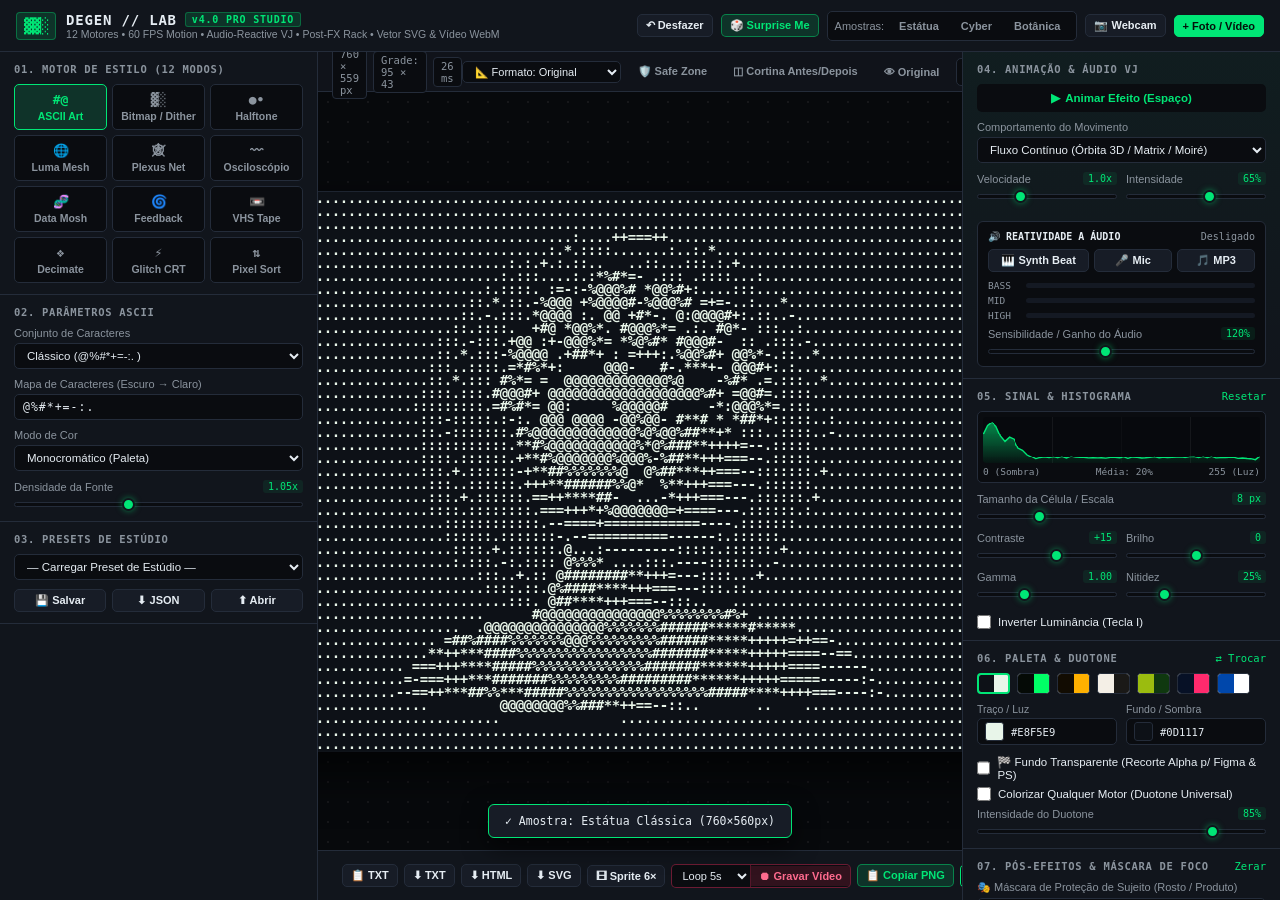
<file: DEGEN-LAB-v4-Portable.html>
<!DOCTYPE html>
<html lang="pt-BR">
<head>
  <meta charset="UTF-8" />
  <meta name="viewport" content="width=device-width, initial-scale=1.0" />
  <title>DEGEN // LAB v4.0 PRO — Estúdio de Arte Generativa & Sintetizador Visual</title>
  <style>
:root {
  --bg-root: #0a0c10;
  --bg-panel: #11151c;
  --bg-panel-elevated: #171c26;
  --bg-canvas: #07090c;
  --border-color: #242c3a;
  --border-highlight: #374357;
  --text-primary: #e6edf3;
  --text-secondary: #8b949e;
  --text-muted: #586069;
  --accent: #00e676;
  --accent-hover: #26ff8e;
  --accent-dim: rgba(0, 230, 118, 0.14);
  --amber: #ffb000;
  --danger: #ff3366;
  --danger-dim: rgba(255, 51, 102, 0.16);
  --font-mono: 'JetBrains Mono', 'Fira Code', 'SF Mono', 'Menlo', 'Consolas', monospace;
  --font-sans: -apple-system, BlinkMacSystemFont, 'Inter', 'Segoe UI', Roboto, sans-serif;
}

* {
  box-sizing: border-box;
  margin: 0;
  padding: 0;
}

html, body {
  height: 100%;
  width: 100%;
  background-color: var(--bg-root);
  color: var(--text-primary);
  font-family: var(--font-sans);
  font-size: 12.5px;
  overflow: hidden;
  user-select: none;
}

.app-shell {
  display: flex;
  flex-direction: column;
  height: 100vh;
  width: 100vw;
}

/* Topbar */
.topbar {
  height: 52px;
  background-color: var(--bg-panel);
  border-bottom: 1px solid var(--border-color);
  display: flex;
  align-items: center;
  justify-content: space-between;
  padding: 0 16px;
  flex-shrink: 0;
}

.brand {
  display: flex;
  align-items: center;
  gap: 10px;
}

.brand-badge {
  font-family: var(--font-mono);
  font-size: 15px;
  color: var(--accent);
  background: var(--accent-dim);
  border: 1px solid rgba(0, 230, 118, 0.35);
  padding: 4px 7px;
  border-radius: 4px;
  letter-spacing: -1px;
}

.brand h1 {
  font-family: var(--font-mono);
  font-size: 14px;
  font-weight: 700;
  letter-spacing: 0.8px;
  color: var(--text-primary);
  display: flex;
  align-items: center;
  gap: 8px;
}

.version-tag {
  font-size: 10px;
  color: var(--accent);
  background: var(--accent-dim);
  border: 1px solid rgba(0, 230, 118, 0.3);
  padding: 1px 6px;
  border-radius: 3px;
}

.brand-sub {
  font-size: 10.5px;
  color: var(--text-secondary);
}

.topbar-actions {
  display: flex;
  align-items: center;
  gap: 8px;
}

.sample-group {
  display: flex;
  align-items: center;
  gap: 4px;
  background: var(--bg-root);
  padding: 3px 7px;
  border-radius: 5px;
  border: 1px solid var(--border-color);
}

.label-inline {
  font-size: 11px;
  color: var(--text-secondary);
  margin-right: 2px;
}

/* Workspace Dual-Sidebar Layout */
.workspace {
  display: flex;
  flex: 1;
  overflow: hidden;
}

.sidebar {
  width: 318px;
  background-color: var(--bg-panel);
  overflow-y: auto;
  display: flex;
  flex-direction: column;
  flex-shrink: 0;
}

.sidebar-left {
  border-right: 1px solid var(--border-color);
}

.sidebar-right {
  border-left: 1px solid var(--border-color);
}

.sidebar::-webkit-scrollbar {
  width: 5px;
}

.sidebar::-webkit-scrollbar-thumb {
  background: var(--border-color);
  border-radius: 3px;
}

.panel-section {
  padding: 11px 14px;
  border-bottom: 1px solid var(--border-color);
}

.anim-section {
  background: linear-gradient(180deg, rgba(0, 230, 118, 0.04) 0%, rgba(17, 21, 28, 0) 100%);
}

.section-header {
  display: flex;
  align-items: center;
  justify-content: space-between;
  margin-bottom: 9px;
}

.section-title {
  font-family: var(--font-mono);
  font-size: 10.5px;
  font-weight: 700;
  letter-spacing: 0.7px;
  color: var(--text-secondary);
}

.live-badge {
  font-family: var(--font-mono);
  font-size: 10px;
  font-weight: 700;
  color: var(--accent);
  background: var(--accent-dim);
  padding: 2px 7px;
  border-radius: 10px;
  animation: pulseBadge 1.4s infinite ease-in-out;
}

@keyframes pulseBadge {
  0%, 100% { opacity: 1; }
  50% { opacity: 0.45; }
}

/* Mode Tabs (3x4 Symmetrical Grid) */
.mode-tabs {
  display: grid;
  grid-template-columns: repeat(3, 1fr);
  gap: 5px;
}

.mode-tab {
  background: var(--bg-root);
  border: 1px solid var(--border-color);
  color: var(--text-secondary);
  padding: 7px 4px;
  border-radius: 5px;
  cursor: pointer;
  display: flex;
  flex-direction: column;
  align-items: center;
  gap: 3px;
  font-size: 10.5px;
  font-weight: 600;
  transition: all 0.14s ease;
}

.mode-tab:hover {
  border-color: var(--border-highlight);
  color: var(--text-primary);
}

.mode-tab.active {
  background: var(--accent-dim);
  border-color: var(--accent);
  color: var(--accent);
}

.mode-icon {
  font-family: var(--font-mono);
  font-size: 13px;
  font-weight: 700;
}

/* Animation Toggle Button */
.btn-anim-toggle {
  width: 100%;
  background: var(--bg-root);
  border: 1px solid var(--accent);
  color: var(--accent);
  padding: 8px 10px;
  border-radius: 5px;
  font-family: var(--font-mono);
  font-size: 11.5px;
  font-weight: 700;
  cursor: pointer;
  display: flex;
  align-items: center;
  justify-content: center;
  gap: 8px;
  transition: all 0.15s ease;
}

.btn-anim-toggle:hover {
  background: var(--accent-dim);
}

.btn-anim-toggle.active {
  background: var(--accent);
  color: #03140a;
  box-shadow: 0 0 16px rgba(0, 230, 118, 0.35);
}

/* Audio-Reactive VJ Box */
.audio-box {
  margin-top: 10px;
  padding: 9px 10px;
  background: var(--bg-root);
  border: 1px solid var(--border-color);
  border-radius: 6px;
}

.audio-header {
  display: flex;
  align-items: center;
  justify-content: space-between;
  margin-bottom: 7px;
}

.audio-title {
  font-family: var(--font-mono);
  font-size: 10px;
  font-weight: 700;
  color: var(--text-primary);
}

.audio-status {
  font-family: var(--font-mono);
  font-size: 10px;
  color: var(--text-secondary);
}

.audio-status.live {
  color: var(--amber);
}

.audio-buttons-row {
  display: grid;
  grid-template-columns: 1.3fr 1fr 1fr;
  gap: 5px;
  margin-bottom: 8px;
}

.audio-meters {
  display: flex;
  flex-direction: column;
  gap: 4px;
}

.meter-row {
  display: flex;
  align-items: center;
  gap: 8px;
  font-family: var(--font-mono);
  font-size: 9.5px;
  color: var(--text-secondary);
}

.meter-row span {
  width: 30px;
}

.meter-track {
  flex: 1;
  height: 5px;
  background: #141923;
  border-radius: 3px;
  overflow: hidden;
}

.meter-fill {
  height: 100%;
  width: 0%;
  background: linear-gradient(90deg, var(--accent), var(--amber), var(--danger));
  transition: width 0.04s linear;
}

/* Histogram */
.histogram-wrap {
  background: var(--bg-root);
  border: 1px solid var(--border-color);
  border-radius: 5px;
  padding: 5px;
  margin-bottom: 9px;
}

#histogram-canvas {
  width: 100%;
  height: 46px;
  display: block;
  border-radius: 3px;
}

.histogram-meta {
  display: flex;
  justify-content: space-between;
  font-family: var(--font-mono);
  font-size: 9.5px;
  color: var(--text-secondary);
  margin-top: 3px;
}

/* Preset Actions */
.preset-actions-row {
  display: grid;
  grid-template-columns: repeat(3, 1fr);
  gap: 6px;
}

/* Controls */
.two-col-controls {
  display: grid;
  grid-template-columns: 1fr 1fr;
  gap: 9px;
}

.control-group {
  margin-bottom: 9px;
}

.control-group:last-child {
  margin-bottom: 0;
}

.control-group label {
  display: block;
  font-size: 11px;
  color: var(--text-secondary);
  margin-bottom: 4px;
}

.control-label-row {
  display: flex;
  justify-content: space-between;
  align-items: center;
  margin-bottom: 3px;
}

.control-label-row label {
  margin-bottom: 0;
}

.control-value {
  font-family: var(--font-mono);
  font-size: 10px;
  color: var(--accent);
  background: rgba(0, 230, 118, 0.08);
  padding: 1px 5px;
  border-radius: 3px;
}

select,
input[type="text"] {
  width: 100%;
  background: var(--bg-root);
  border: 1px solid var(--border-color);
  color: var(--text-primary);
  padding: 5px 8px;
  border-radius: 5px;
  font-size: 11.5px;
  font-family: var(--font-sans);
  outline: none;
  transition: border-color 0.15s;
}

input[type="text"] {
  font-family: var(--font-mono);
  letter-spacing: 1px;
}

select:focus,
input[type="text"]:focus {
  border-color: var(--accent);
}

/* Range Sliders */
input[type="range"] {
  -webkit-appearance: none;
  appearance: none;
  width: 100%;
  height: 5px;
  background: var(--bg-root);
  border: 1px solid var(--border-color);
  border-radius: 4px;
  outline: none;
  cursor: pointer;
}

input[type="range"]::-webkit-slider-thumb {
  -webkit-appearance: none;
  appearance: none;
  width: 13px;
  height: 13px;
  border-radius: 50%;
  background: var(--accent);
  cursor: pointer;
  border: 2px solid var(--bg-panel);
  box-shadow: 0 0 6px rgba(0, 230, 118, 0.5);
}

.checkbox-row {
  margin-top: 6px;
}

.toggle-label {
  display: flex;
  align-items: center;
  gap: 7px;
  cursor: pointer;
  font-size: 11.5px;
  color: var(--text-primary);
}

.toggle-label input[type="checkbox"] {
  accent-color: var(--accent);
  width: 14px;
  height: 14px;
  cursor: pointer;
}

/* Palette & Color Pickers */
.palette-presets {
  display: flex;
  gap: 7px;
  margin-bottom: 9px;
  flex-wrap: wrap;
}

.palette-chip {
  width: 33px;
  height: 21px;
  border-radius: 4px;
  border: 1px solid var(--border-color);
  overflow: hidden;
  display: flex;
  cursor: pointer;
  padding: 0;
  transition: transform 0.12s, border-color 0.12s;
}

.palette-chip:hover {
  transform: translateY(-1px);
  border-color: var(--text-primary);
}

.palette-chip.active {
  border: 2px solid var(--accent);
  box-shadow: 0 0 0 1px var(--bg-panel);
}

.palette-chip span {
  flex: 1;
  height: 100%;
}

.color-pickers-row {
  display: grid;
  grid-template-columns: 1fr 1fr;
  gap: 9px;
}

.color-picker-field label {
  display: block;
  font-size: 10.5px;
  color: var(--text-secondary);
  margin-bottom: 3px;
}

.color-input-wrap {
  display: flex;
  align-items: center;
  gap: 7px;
  background: var(--bg-root);
  border: 1px solid var(--border-color);
  padding: 3px 7px;
  border-radius: 5px;
}

.color-input-wrap input[type="color"] {
  -webkit-appearance: none;
  border: none;
  width: 19px;
  height: 19px;
  border-radius: 3px;
  cursor: pointer;
  background: transparent;
}

.color-input-wrap input[type="color"]::-webkit-color-swatch-wrapper {
  padding: 0;
}

.color-input-wrap input[type="color"]::-webkit-color-swatch {
  border: 1px solid var(--border-color);
  border-radius: 3px;
}

.color-input-wrap span {
  font-family: var(--font-mono);
  font-size: 10.5px;
  color: var(--text-primary);
}

/* Buttons */
.btn {
  display: inline-flex;
  align-items: center;
  justify-content: center;
  gap: 5px;
  padding: 6px 11px;
  border-radius: 5px;
  font-size: 11.5px;
  font-weight: 600;
  cursor: pointer;
  border: 1px solid transparent;
  transition: all 0.15s ease;
  font-family: var(--font-sans);
  white-space: nowrap;
}

.btn-sm {
  padding: 4px 8px;
  font-size: 11px;
}

.btn-primary {
  background-color: var(--accent);
  color: #04120a;
  border-color: var(--accent);
}

.btn-primary:hover {
  background-color: var(--accent-hover);
}

.btn-secondary {
  background-color: var(--bg-panel-elevated);
  color: var(--text-primary);
  border-color: var(--border-color);
}

.btn-secondary:hover,
.btn-secondary.active {
  border-color: var(--accent);
  background-color: #212836;
}

.btn-accent-outline {
  background-color: var(--accent-dim);
  color: var(--accent);
  border-color: rgba(0, 230, 118, 0.45);
}

.btn-accent-outline:hover {
  background-color: var(--accent);
  color: #04120a;
}

.record-group {
  display: inline-flex;
  align-items: center;
  background: var(--bg-root);
  border: 1px solid rgba(255, 51, 102, 0.4);
  border-radius: 5px;
  overflow: hidden;
}

.record-group select {
  width: auto;
  border: none;
  background: transparent;
  padding: 4px 6px;
  font-size: 11px;
  color: var(--text-primary);
  border-right: 1px solid rgba(255, 51, 102, 0.3);
  border-radius: 0;
}

.record-group .btn-record {
  border: none;
  border-radius: 0;
}

.btn-record {
  background-color: var(--danger-dim);
  color: #ff6b8e;
  border-color: rgba(255, 51, 102, 0.45);
}

.btn-record:hover {
  background-color: rgba(255, 51, 102, 0.28);
  color: #ffffff;
}

.btn-record.recording {
  background-color: var(--danger);
  color: #ffffff;
  border-color: var(--danger);
  animation: pulseBadge 1s infinite;
}

.btn-ghost {
  background-color: transparent;
  color: var(--text-secondary);
  border-color: transparent;
}

.btn-ghost:hover,
.btn-ghost.active {
  background-color: var(--bg-panel-elevated);
  color: var(--text-primary);
  border-color: var(--border-color);
}

.btn-link {
  background: none;
  border: none;
  color: var(--accent);
  font-size: 10.5px;
  cursor: pointer;
  font-family: var(--font-mono);
}

.btn-link:hover {
  text-decoration: underline;
}

/* Viewport Area */
.viewport-area {
  flex: 1;
  display: flex;
  flex-direction: column;
  background-color: var(--bg-canvas);
  position: relative;
  overflow: hidden;
}

.viewport-toolbar {
  height: 40px;
  background-color: rgba(17, 21, 28, 0.9);
  border-bottom: 1px solid var(--border-color);
  display: flex;
  align-items: center;
  justify-content: space-between;
  padding: 0 14px;
  flex-shrink: 0;
}

.stats-bar {
  display: flex;
  align-items: center;
  gap: 6px;
}

.stat-pill {
  font-family: var(--font-mono);
  font-size: 10.5px;
  color: var(--text-secondary);
  background: var(--bg-root);
  border: 1px solid var(--border-color);
  padding: 2px 7px;
  border-radius: 4px;
}

.view-controls {
  display: flex;
  align-items: center;
  gap: 8px;
}

.zoom-controls {
  display: flex;
  align-items: center;
  gap: 3px;
  background: var(--bg-root);
  border: 1px solid var(--border-color);
  border-radius: 5px;
  padding: 2px;
}

.zoom-label {
  font-family: var(--font-mono);
  font-size: 10.5px;
  min-width: 42px;
  text-align: center;
  color: var(--text-primary);
}

/* Canvas Stage */
.canvas-stage {
  flex: 1;
  display: flex;
  align-items: center;
  justify-content: center;
  overflow: hidden;
  position: relative;
  padding: 20px;
  cursor: grab;
  background-image:
    radial-gradient(rgba(255, 255, 255, 0.06) 1px, transparent 1px);
  background-size: 20px 20px;
}

.canvas-stage.panning {
  cursor: grabbing;
}

.canvas-wrapper {
  position: relative;
  display: inline-flex;
  box-shadow: 0 18px 50px rgba(0, 0, 0, 0.75), 0 0 0 1px var(--border-color);
  border-radius: 2px;
  transform-origin: center center;
}

canvas {
  display: block;
  image-rendering: pixelated;
  image-rendering: crisp-edges;
}

/* Split-Screen Wipe Overlay */
#original-canvas.split-active {
  display: block !important;
  position: absolute;
  top: 0;
  left: 0;
  width: 100%;
  height: 100%;
  pointer-events: none;
}

.split-divider {
  position: absolute;
  top: 0;
  bottom: 0;
  left: 50%;
  width: 2px;
  background: var(--accent);
  box-shadow: 0 0 10px rgba(0, 230, 118, 0.8);
  cursor: ew-resize;
  z-index: 15;
}

.split-handle {
  position: absolute;
  top: 50%;
  left: 50%;
  transform: translate(-50%, -50%);
  background: var(--bg-panel);
  border: 1px solid var(--accent);
  color: var(--accent);
  font-family: var(--font-mono);
  font-size: 10px;
  font-weight: 700;
  padding: 4px 7px;
  border-radius: 12px;
  white-space: nowrap;
  box-shadow: 0 4px 14px rgba(0, 0, 0, 0.6);
}

.split-tag {
  position: absolute;
  top: 10px;
  font-family: var(--font-mono);
  font-size: 9px;
  font-weight: 700;
  padding: 2px 6px;
  border-radius: 3px;
  background: rgba(10, 12, 16, 0.8);
  border: 1px solid var(--border-color);
  color: var(--text-primary);
  pointer-events: none;
}

.split-tag-left {
  right: 10px;
}

.split-tag-right {
  left: 10px;
  color: var(--accent);
}

/* Drag & Drop Overlay */
.drop-overlay {
  position: absolute;
  inset: 12px;
  background: rgba(10, 12, 16, 0.88);
  border: 2px dashed var(--accent);
  border-radius: 10px;
  display: flex;
  align-items: center;
  justify-content: center;
  z-index: 20;
}

.drop-box {
  text-align: center;
  color: var(--text-primary);
}

.drop-icon {
  font-size: 36px;
  color: var(--accent);
  display: block;
  margin-bottom: 8px;
}

.drop-box p {
  font-size: 16px;
  font-weight: 600;
  margin-bottom: 4px;
}

.drop-box span {
  font-size: 12px;
  color: var(--text-secondary);
}

/* Bottom Export Bar */
.export-bar {
  height: 50px;
  background-color: var(--bg-panel);
  border-top: 1px solid var(--border-color);
  display: flex;
  align-items: center;
  justify-content: space-between;
  padding: 0 14px;
  flex-shrink: 0;
  gap: 10px;
}

.export-hint {
  font-size: 11px;
  color: var(--text-secondary);
  white-space: nowrap;
  overflow: hidden;
  text-overflow: ellipsis;
}

.export-hint kbd {
  font-family: var(--font-mono);
  font-size: 10px;
  background: var(--bg-root);
  border: 1px solid var(--border-color);
  padding: 1px 5px;
  border-radius: 3px;
  color: var(--text-primary);
}

.export-buttons {
  display: flex;
  align-items: center;
  gap: 6px;
}

/* Toast */
.toast {
  position: fixed;
  bottom: 62px;
  left: 50%;
  transform: translateX(-50%);
  background: var(--bg-panel-elevated);
  border: 1px solid var(--accent);
  color: var(--text-primary);
  padding: 9px 16px;
  border-radius: 6px;
  font-family: var(--font-mono);
  font-size: 11.5px;
  box-shadow: 0 8px 24px rgba(0, 0, 0, 0.65);
  z-index: 100;
}

.toolbar-select {
  width: auto;
  padding: 3px 8px;
  font-size: 11px;
  background: var(--bg-root);
  border: 1px solid var(--border-color);
  border-radius: 5px;
  color: var(--text-primary);
}

.export-png-group {
  display: inline-flex;
  align-items: center;
  background: var(--bg-root);
  border: 1px solid var(--accent);
  border-radius: 5px;
  overflow: hidden;
}

.export-png-group select {
  width: auto;
  border: none;
  background: transparent;
  padding: 4px 6px;
  font-size: 11px;
  color: var(--accent);
  font-weight: 600;
  border-right: 1px solid rgba(0, 230, 118, 0.35);
  border-radius: 0;
}

.export-png-group .btn-primary {
  border: none;
  border-radius: 0;
}

.canvas-wrapper.transparent-checker {
  background-color: #12151c;
  background-image:
    linear-gradient(45deg, #1b202b 25%, transparent 25%),
    linear-gradient(-45deg, #1b202b 25%, transparent 25%),
    linear-gradient(45deg, transparent 75%, #1b202b 75%),
    linear-gradient(-45deg, transparent 75%, #1b202b 75%);
  background-size: 16px 16px;
  background-position: 0 0, 0 8px, 8px -8px, -8px 0;
}

/* Social Media Safe Zone Overlay */
.safe-zone-overlay {
  position: absolute;
  inset: 0;
  pointer-events: none;
  z-index: 12;
  border: 1px dashed rgba(0, 230, 118, 0.45);
}

.sz-top,
.sz-bottom,
.sz-right {
  position: absolute;
  background: rgba(255, 51, 102, 0.14);
  border: 1px dashed rgba(255, 51, 102, 0.55);
  display: flex;
  align-items: center;
  justify-content: center;
  font-family: var(--font-mono);
  font-size: 9px;
  font-weight: 700;
  color: rgba(255, 255, 255, 0.75);
  letter-spacing: 0.5px;
}

.sz-top {
  top: 0;
  left: 0;
  right: 0;
  height: 11%;
}

.sz-bottom {
  bottom: 0;
  left: 0;
  right: 0;
  height: 18%;
}

.sz-right {
  top: 28%;
  bottom: 20%;
  right: 0;
  width: 14%;
  writing-mode: vertical-rl;
}

.sz-center-cross {
  position: absolute;
  top: 11%;
  bottom: 18%;
  left: 6%;
  right: 14%;
  border: 1px dashed rgba(0, 230, 118, 0.5);
}

.hidden {
  display: none !important;
}

</style>
</head>
<body>
  <div class="app-shell">
    <!-- Top Header -->
    <header class="topbar">
      <div class="brand">
        <span class="brand-badge">▓▓░</span>
        <div>
          <h1>DEGEN // LAB <span class="version-tag">v4.0 PRO STUDIO</span></h1>
          <p class="brand-sub">12 Motores • 60 FPS Motion • Audio-Reactive VJ • Post-FX Rack • Vetor SVG & Vídeo WebM</p>
        </div>
      </div>

      <div class="topbar-actions">
        <button class="btn btn-secondary btn-sm" id="btn-undo" title="Desfazer última alteração (Ctrl/Cmd + Z)">
          ↶ Desfazer
        </button>
        <button class="btn btn-accent-outline btn-sm" id="btn-randomize" title="Gerar variação criativa nos parâmetros atuais (Tecla D)">
          🎲 Surprise Me
        </button>

        <div class="sample-group">
          <span class="label-inline">Amostras:</span>
          <button class="btn btn-ghost btn-sm" data-sample="portrait" title="Retrato Escultural com Sombras">Estátua</button>
          <button class="btn btn-ghost btn-sm" data-sample="cyber" title="Cena Geométrica Synthwave">Cyber</button>
          <button class="btn btn-ghost btn-sm" data-sample="flora" title="Composição Orgânica e Radial">Botânica</button>
        </div>

        <button class="btn btn-secondary btn-sm" id="btn-webcam" title="Usar câmera ao vivo">
          📷 Webcam
        </button>

        <label class="btn btn-primary btn-sm" for="file-input">
          <span>+ Foto / Vídeo</span>
          <input type="file" id="file-input" accept="image/*,video/*" hidden />
        </label>
      </div>
    </header>

    <!-- Main Dual-Sidebar Workspace -->
    <div class="workspace">
      <!-- LEFT SIDEBAR: Motors, Mode Params & Presets -->
      <aside class="sidebar sidebar-left">
        <!-- 01. Style Tabs (12 Motors in 3x4 Grid) -->
        <section class="panel-section">
          <div class="section-header">
            <span class="section-title">01. MOTOR DE ESTILO (12 MODOS)</span>
          </div>
          <div class="mode-tabs" role="tablist">
            <button class="mode-tab active" data-mode="ascii" role="tab">
              <span class="mode-icon">#@</span>
              <span>ASCII Art</span>
            </button>
            <button class="mode-tab" data-mode="bitmap" role="tab">
              <span class="mode-icon">▓░</span>
              <span>Bitmap / Dither</span>
            </button>
            <button class="mode-tab" data-mode="halftone" role="tab">
              <span class="mode-icon">●•</span>
              <span>Halftone</span>
            </button>
            <button class="mode-tab" data-mode="lumamesh" role="tab">
              <span class="mode-icon">🌐</span>
              <span>Luma Mesh</span>
            </button>
            <button class="mode-tab" data-mode="plexus" role="tab">
              <span class="mode-icon">🕸</span>
              <span>Plexus Net</span>
            </button>
            <button class="mode-tab" data-mode="waves" role="tab">
              <span class="mode-icon">〰</span>
              <span>Osciloscópio</span>
            </button>
            <button class="mode-tab" data-mode="datamosh" role="tab">
              <span class="mode-icon">🧬</span>
              <span>Data Mosh</span>
            </button>
            <button class="mode-tab" data-mode="feedback" role="tab">
              <span class="mode-icon">🌀</span>
              <span>Feedback</span>
            </button>
            <button class="mode-tab" data-mode="vhs" role="tab">
              <span class="mode-icon">📼</span>
              <span>VHS Tape</span>
            </button>
            <button class="mode-tab" data-mode="decimate" role="tab">
              <span class="mode-icon">❖</span>
              <span>Decimate</span>
            </button>
            <button class="mode-tab" data-mode="glitch" role="tab">
              <span class="mode-icon">⚡</span>
              <span>Glitch CRT</span>
            </button>
            <button class="mode-tab" data-mode="pixelsort" role="tab">
              <span class="mode-icon">⇅</span>
              <span>Pixel Sort</span>
            </button>
          </div>
        </section>

        <!-- 02. Mode-Specific Settings: ASCII -->
        <section class="panel-section mode-panel" id="panel-ascii">
          <div class="section-header">
            <span class="section-title">02. PARÂMETROS ASCII</span>
          </div>

          <div class="control-group">
            <label for="ascii-charset-preset">Conjunto de Caracteres</label>
            <select id="ascii-charset-preset">
              <option value="standard">Clássico (@%#*+=-:. )</option>
              <option value="detailed">Detalhado (70 níveis)</option>
              <option value="blocks">Blocos Unicode (█▓▒░ )</option>
              <option value="minimal">Minimalista (#+. )</option>
              <option value="binary">Binário (01 )</option>
              <option value="matrix">Matrix / Cyber (日ﾊﾐﾋｰｳｼﾅﾓ...)</option>
              <option value="custom">Customizado...</option>
            </select>
          </div>

          <div class="control-group">
            <label for="ascii-custom-chars">Mapa de Caracteres (Escuro → Claro)</label>
            <input type="text" id="ascii-custom-chars" value="@%#*+=-:. " spellcheck="false" />
          </div>

          <div class="control-group">
            <label for="ascii-color-mode">Modo de Cor</label>
            <select id="ascii-color-mode">
              <option value="mono">Monocromático (Paleta)</option>
              <option value="color">Cores Originais da Foto</option>
            </select>
          </div>

          <div class="control-group">
            <div class="control-label-row">
              <label for="ascii-font-scale">Densidade da Fonte</label>
              <span class="control-value" id="val-ascii-font-scale">1.05x</span>
            </div>
            <input type="range" id="ascii-font-scale" min="0.7" max="1.6" step="0.05" value="1.05" />
          </div>
        </section>

        <!-- 02. Mode-Specific Settings: BITMAP / DITHER -->
        <section class="panel-section mode-panel hidden" id="panel-bitmap">
          <div class="section-header">
            <span class="section-title">02. BITMAP & MULTI-PALETA</span>
          </div>

          <div class="control-group">
            <label for="bitmap-palette-mode">Hardware / Modo de Cores</label>
            <select id="bitmap-palette-mode">
              <option value="1bit">1-Bit Clássico (2 Cores da Paleta)</option>
              <option value="gameboy">GameBoy DMG-01 (4 Tons de Verde)</option>
              <option value="cga">IBM PC CGA (4 Cores Cyan/Magenta)</option>
              <option value="cyber">Cyberpunk Neon (8 Cores)</option>
              <option value="pico8">PICO-8 Fantasy Console (16 Cores)</option>
              <option value="c64">Commodore 64 VIC-II (16 Cores)</option>
            </select>
          </div>

          <div class="control-group">
            <label for="bitmap-algo">Algoritmo de Dithering</label>
            <select id="bitmap-algo">
              <optgroup label="Difusão de Erro (Orgânico)">
                <option value="atkinson">Atkinson (Macintosh 1984)</option>
                <option value="floyd">Floyd-Steinberg (Clássico)</option>
                <option value="sierra">Sierra Lite (Suave)</option>
              </optgroup>
              <optgroup label="Matriz Ordenada (Pixel / Retrô)">
                <option value="bayer2">Matriz de Bayer 2×2</option>
                <option value="bayer4">Matriz de Bayer 4×4</option>
                <option value="bayer8">Matriz de Bayer 8×8</option>
              </optgroup>
              <optgroup label="Limiar & Ruído">
                <option value="threshold">Threshold Puro (Stencil)</option>
                <option value="random">Ruído Estocástico (Film Grain)</option>
              </optgroup>
            </select>
          </div>

          <div class="control-group">
            <div class="control-label-row">
              <label for="bitmap-threshold">Limiar (Threshold / Bias)</label>
              <span class="control-value" id="val-bitmap-threshold">128</span>
            </div>
            <input type="range" id="bitmap-threshold" min="16" max="240" step="1" value="128" />
          </div>

          <div class="control-group">
            <div class="control-label-row">
              <label for="bitmap-bleed">Intensidade de Difusão</label>
              <span class="control-value" id="val-bitmap-bleed">100%</span>
            </div>
            <input type="range" id="bitmap-bleed" min="20" max="150" step="5" value="100" />
          </div>
        </section>

        <!-- 02. Mode-Specific Settings: HALFTONE -->
        <section class="panel-section mode-panel hidden" id="panel-halftone">
          <div class="section-header">
            <span class="section-title">02. RETÍCULA HALFTONE</span>
          </div>

          <div class="control-group">
            <label for="halftone-shape">Geometria da Retícula</label>
            <select id="halftone-shape">
              <option value="circle">Pontos Circulares (Jornal / Pop Art)</option>
              <option value="cmyk">CMYK Offset (Impressão 4 Cores)</option>
              <option value="line">Linhas / Gravura (Scanlines)</option>
              <option value="diamond">Diamantes (Losangos)</option>
              <option value="cross">Cruzes Técnicas (+)</option>
              <option value="square">Quadrados Modulares</option>
            </select>
          </div>

          <div class="control-group">
            <div class="control-label-row">
              <label for="halftone-angle">Ângulo da Grade</label>
              <span class="control-value" id="val-halftone-angle">22°</span>
            </div>
            <input type="range" id="halftone-angle" min="0" max="90" step="1" value="22" />
          </div>

          <div class="control-group">
            <div class="control-label-row">
              <label for="halftone-scale">Ganho do Ponto (Escala Máx.)</label>
              <span class="control-value" id="val-halftone-scale">1.15x</span>
            </div>
            <input type="range" id="halftone-scale" min="0.5" max="1.8" step="0.05" value="1.15" />
          </div>
        </section>

        <!-- 02. Mode-Specific Settings: LUMA MESH 3D -->
        <section class="panel-section mode-panel hidden" id="panel-lumamesh">
          <div class="section-header">
            <span class="section-title">02. LUMA MESH 3D (LIGHT GRID)</span>
          </div>

          <div class="control-group">
            <label for="mesh-topology">Topologia da Malha 3D</label>
            <select id="mesh-topology">
              <option value="grid">Grade Wireframe de Luz (Quads)</option>
              <option value="triangles">Terreno Triangulado 3D</option>
              <option value="dots">Nuvem de Pontos Luminosos (3D Dots)</option>
              <option value="facets">Facetas Poligonais Oclusas</option>
            </select>
          </div>

          <div class="control-group">
            <div class="control-label-row">
              <label for="mesh-depth">Extrusão de Profundidade (Eixo Z)</label>
              <span class="control-value" id="val-mesh-depth">110</span>
            </div>
            <input type="range" id="mesh-depth" min="10" max="240" step="5" value="110" />
          </div>

          <div class="two-col-controls">
            <div class="control-group">
              <div class="control-label-row">
                <label for="mesh-pitch">Inclinação X</label>
                <span class="control-value" id="val-mesh-pitch">38°</span>
              </div>
              <input type="range" id="mesh-pitch" min="-65" max="75" step="1" value="38" />
            </div>

            <div class="control-group">
              <div class="control-label-row">
                <label for="mesh-yaw">Rotação Y</label>
                <span class="control-value" id="val-mesh-yaw">-18°</span>
              </div>
              <input type="range" id="mesh-yaw" min="-75" max="75" step="1" value="-18" />
            </div>
          </div>

          <div class="two-col-controls">
            <div class="control-group">
              <div class="control-label-row">
                <label for="mesh-stroke">Traço / Ponto</label>
                <span class="control-value" id="val-mesh-stroke">1.2 px</span>
              </div>
              <input type="range" id="mesh-stroke" min="0.5" max="4.0" step="0.1" value="1.2" />
            </div>

            <div class="control-group">
              <label for="mesh-color-mode">Cor da Grade</label>
              <select id="mesh-color-mode">
                <option value="color">Cor da Foto</option>
                <option value="mono">Paleta 3D</option>
              </select>
            </div>
          </div>
        </section>

        <!-- 02. Mode-Specific Settings: PLEXUS NET (12th Motor) -->
        <section class="panel-section mode-panel hidden" id="panel-plexus">
          <div class="section-header">
            <span class="section-title">02. PLEXUS / VORONOI NETWORK</span>
          </div>

          <div class="control-group">
            <label for="plexus-style">Estrutura da Rede</label>
            <select id="plexus-style">
              <option value="network">Constelação Neural (Nós + Conexões)</option>
              <option value="poly">Malha Low-Poly Triangulada</option>
              <option value="voronoi">Células Orgânicas de Voronoi</option>
            </select>
          </div>

          <div class="control-group">
            <div class="control-label-row">
              <label for="plexus-radius">Raio Máximo de Conexão</label>
              <span class="control-value" id="val-plexus-radius">165%</span>
            </div>
            <input type="range" id="plexus-radius" min="80" max="260" step="5" value="165" />
          </div>

          <div class="control-group">
            <div class="control-label-row">
              <label for="plexus-jitter">Dispersão Orgânica dos Nós</label>
              <span class="control-value" id="val-plexus-jitter">65%</span>
            </div>
            <input type="range" id="plexus-jitter" min="0" max="100" step="5" value="65" />
          </div>

          <div class="two-col-controls">
            <div class="control-group">
              <div class="control-label-row">
                <label for="plexus-node-size">Tamanho do Nó</label>
                <span class="control-value" id="val-plexus-node-size">2.4 px</span>
              </div>
              <input type="range" id="plexus-node-size" min="0" max="6.0" step="0.2" value="2.4" />
            </div>

            <div class="control-group">
              <label for="plexus-color-mode">Modo de Cor</label>
              <select id="plexus-color-mode">
                <option value="color">Cor da Foto</option>
                <option value="mono">Paleta</option>
              </select>
            </div>
          </div>
        </section>

        <!-- 02. Mode-Specific Settings: DATA MOSH -->
        <section class="panel-section mode-panel hidden" id="panel-datamosh">
          <div class="section-header">
            <span class="section-title">02. DATA MOSH (P-FRAME GLITCH)</span>
            <button class="btn-link" id="btn-reset-mosh" title="Restaurar quadro I-Frame limpo">Limpar</button>
          </div>

          <button class="btn btn-secondary" id="btn-drop-iframe" style="width:100%; margin-bottom:10px;">
            💥 Drop I-Frame (Injetar Pulso Mosh)
          </button>

          <div class="two-col-controls">
            <div class="control-group">
              <label for="mosh-vector-style">Campo de Vetores</label>
              <select id="mosh-vector-style">
                <option value="flow">Fluxo Turbulento</option>
                <option value="gravity">Derretimento ↓</option>
                <option value="explode">Radial / Pulso</option>
              </select>
            </div>

            <div class="control-group">
              <div class="control-label-row">
                <label for="mosh-block-size">Macrobloco</label>
                <span class="control-value" id="val-mosh-block-size">12 px</span>
              </div>
              <input type="range" id="mosh-block-size" min="4" max="32" step="2" value="12" />
            </div>
          </div>

          <div class="control-group">
            <div class="control-label-row">
              <label for="mosh-smear">Arrasto de Vetores (Motion Smear)</label>
              <span class="control-value" id="val-mosh-smear">65%</span>
            </div>
            <input type="range" id="mosh-smear" min="10" max="100" step="5" value="65" />
          </div>

          <div class="control-group">
            <div class="control-label-row">
              <label for="mosh-persistence">Persistência Temporal (P-Frame Hold)</label>
              <span class="control-value" id="val-mosh-persistence">84%</span>
            </div>
            <input type="range" id="mosh-persistence" min="30" max="98" step="2" value="84" />
          </div>

          <div class="control-group">
            <div class="control-label-row">
              <label for="mosh-corruption">Resíduo de Quantização YUV</label>
              <span class="control-value" id="val-mosh-corruption">35%</span>
            </div>
            <input type="range" id="mosh-corruption" min="0" max="100" step="5" value="35" />
          </div>
        </section>

        <!-- 02. Mode-Specific Settings: FEEDBACK -->
        <section class="panel-section mode-panel hidden" id="panel-feedback">
          <div class="section-header">
            <span class="section-title">02. FEEDBACK (MOTION TRAILS)</span>
            <button class="btn-link" id="btn-reset-feedback" title="Limpar buffer de realimentação">Limpar</button>
          </div>

          <div class="control-group">
            <label for="fb-blend">Modo de Realimentação Óptica</label>
            <select id="fb-blend">
              <option value="screen">Luz Aditiva (Screen Glow Trails)</option>
              <option value="difference">Inversão Psicodélica (Difference)</option>
              <option value="source-over">Eco Fantasma Sólido (Over)</option>
            </select>
          </div>

          <div class="control-group">
            <div class="control-label-row">
              <label for="fb-decay">Persistência do Rastro (Decay)</label>
              <span class="control-value" id="val-fb-decay">82%</span>
            </div>
            <input type="range" id="fb-decay" min="40" max="96" step="2" value="82" />
          </div>

          <div class="two-col-controls">
            <div class="control-group">
              <div class="control-label-row">
                <label for="fb-zoom">Túnel (Zoom)</label>
                <span class="control-value" id="val-fb-zoom">+4%</span>
              </div>
              <input type="range" id="fb-zoom" min="-15" max="15" step="1" value="4" />
            </div>

            <div class="control-group">
              <div class="control-label-row">
                <label for="fb-spin">Espiral (Giro)</label>
                <span class="control-value" id="val-fb-spin">2.5°</span>
              </div>
              <input type="range" id="fb-spin" min="-15" max="15" step="0.5" value="2.5" />
            </div>
          </div>

          <div class="control-group">
            <div class="control-label-row">
              <label for="fb-color-shift">Defasagem Cromática (Hue Shift)</label>
              <span class="control-value" id="val-fb-color-shift">45%</span>
            </div>
            <input type="range" id="fb-color-shift" min="0" max="100" step="5" value="45" />
          </div>
        </section>

        <!-- 02. Mode-Specific Settings: VHS TAPE -->
        <section class="panel-section mode-panel hidden" id="panel-vhs">
          <div class="section-header">
            <span class="section-title">02. VHS ANALOG TAPE DECK</span>
          </div>

          <div class="control-group">
            <div class="control-label-row">
              <label for="vhs-chroma">Vazamento de Cor NTSC (Chroma Bleed)</label>
              <span class="control-value" id="val-vhs-chroma">65%</span>
            </div>
            <input type="range" id="vhs-chroma" min="0" max="100" step="5" value="65" />
          </div>

          <div class="control-group">
            <div class="control-label-row">
              <label for="vhs-tracking">Ruga de Fita & Erro de Tracking</label>
              <span class="control-value" id="val-vhs-tracking">45%</span>
            </div>
            <input type="range" id="vhs-tracking" min="0" max="100" step="5" value="45" />
          </div>

          <div class="control-group">
            <div class="control-label-row">
              <label for="vhs-flutter">Oscilação Horizontal (Timebase Jitter)</label>
              <span class="control-value" id="val-vhs-flutter">40%</span>
            </div>
            <input type="range" id="vhs-flutter" min="0" max="100" step="5" value="40" />
          </div>

          <div class="control-group">
            <div class="control-label-row">
              <label for="vhs-noise">Hiss Magnético & Granulação</label>
              <span class="control-value" id="val-vhs-noise">35%</span>
            </div>
            <input type="range" id="vhs-noise" min="0" max="100" step="5" value="35" />
          </div>

          <div class="checkbox-row">
            <label class="toggle-label">
              <input type="checkbox" id="vhs-osd" checked />
              <span>Exibir OSD do Videocassete (PLAY ► / 1994)</span>
            </label>
          </div>
        </section>

        <!-- 02. Mode-Specific Settings: DECIMATE -->
        <section class="panel-section mode-panel hidden" id="panel-decimate">
          <div class="section-header">
            <span class="section-title">02. DECIMATE (MULTI-PASS SHAPES)</span>
          </div>

          <div class="control-group">
            <label for="decimate-style">Geometria de Subdivisão</label>
            <select id="decimate-style">
              <option value="complex">Formas Complexas Multi-Passo (Bauhaus Glitch)</option>
              <option value="quadtree">Malha Quadtree Arquitetônica</option>
              <option value="xor">Síntese Bitwise XOR Fractal</option>
            </select>
          </div>

          <div class="two-col-controls">
            <div class="control-group">
              <div class="control-label-row">
                <label for="decimate-passes">Passos (Níveis)</label>
                <span class="control-value" id="val-decimate-passes">5</span>
              </div>
              <input type="range" id="decimate-passes" min="2" max="7" step="1" value="5" />
            </div>

            <div class="control-group">
              <label for="decimate-color-mode">Modo de Cor</label>
              <select id="decimate-color-mode">
                <option value="mono">Paleta</option>
                <option value="color">Cor Bitcrush</option>
              </select>
            </div>
          </div>

          <div class="control-group">
            <div class="control-label-row">
              <label for="decimate-detail">Sensibilidade de Subdivisão</label>
              <span class="control-value" id="val-decimate-detail">65%</span>
            </div>
            <input type="range" id="decimate-detail" min="10" max="100" step="5" value="65" />
          </div>

          <div class="control-group">
            <div class="control-label-row">
              <label for="decimate-warp">Dobramento Espacial (Glitch Fold)</label>
              <span class="control-value" id="val-decimate-warp">40%</span>
            </div>
            <input type="range" id="decimate-warp" min="0" max="100" step="5" value="40" />
          </div>
        </section>

        <!-- 02. Mode-Specific Settings: GLITCH / CRT -->
        <section class="panel-section mode-panel hidden" id="panel-glitch">
          <div class="section-header">
            <span class="section-title">02. GLITCH DIGITAL & CRT</span>
            <button class="btn-link" id="btn-reroll-glitch" title="Gerar nova semente aleatória de Glitch">🎲 Re-sortear</button>
          </div>

          <div class="control-group">
            <div class="control-label-row">
              <label for="glitch-slices">Fatiamento Horizontal (Tearing)</label>
              <span class="control-value" id="val-glitch-slices">45%</span>
            </div>
            <input type="range" id="glitch-slices" min="0" max="100" step="1" value="45" />
          </div>

          <div class="control-group">
            <div class="control-label-row">
              <label for="glitch-rgb">Aberração Cromática (RGB Split)</label>
              <span class="control-value" id="val-glitch-rgb">18 px</span>
            </div>
            <input type="range" id="glitch-rgb" min="0" max="60" step="1" value="18" />
          </div>

          <div class="control-group">
            <div class="control-label-row">
              <label for="glitch-blocks">Corrupção de Blocos</label>
              <span class="control-value" id="val-glitch-blocks">30%</span>
            </div>
            <input type="range" id="glitch-blocks" min="0" max="100" step="1" value="30" />
          </div>

          <div class="control-group">
            <div class="control-label-row">
              <label for="glitch-scanlines">Scanlines CRT</label>
              <span class="control-value" id="val-glitch-scanlines">40%</span>
            </div>
            <input type="range" id="glitch-scanlines" min="0" max="100" step="5" value="40" />
          </div>
        </section>

        <!-- 02. Mode-Specific Settings: PIXEL SORT -->
        <section class="panel-section mode-panel hidden" id="panel-pixelsort">
          <div class="section-header">
            <span class="section-title">02. PIXEL SORTING (DERRETIMENTO)</span>
          </div>

          <div class="two-col-controls">
            <div class="control-group">
              <label for="sort-direction">Direção</label>
              <select id="sort-direction">
                <option value="vertical">Vertical (↓)</option>
                <option value="horizontal">Horizontal (→)</option>
                <option value="both">Cruzado (↓ + →)</option>
              </select>
            </div>

            <div class="control-group">
              <label for="sort-metric">Ordenar Por</label>
              <select id="sort-metric">
                <option value="luma">Luminância</option>
                <option value="hue">Matiz (Cor)</option>
                <option value="saturation">Saturação</option>
              </select>
            </div>
          </div>

          <div class="control-group">
            <div class="control-label-row">
              <label for="sort-min">Limiar Mínimo (Início do Feixe)</label>
              <span class="control-value" id="val-sort-min">45</span>
            </div>
            <input type="range" id="sort-min" min="0" max="240" step="5" value="45" />
          </div>

          <div class="control-group">
            <div class="control-label-row">
              <label for="sort-max">Limiar Máximo (Teto do Feixe)</label>
              <span class="control-value" id="val-sort-max">210</span>
            </div>
            <input type="range" id="sort-max" min="15" max="255" step="5" value="210" />
          </div>

          <div class="control-group">
            <div class="control-label-row">
              <label for="sort-span">Comprimento do Escorrimento</label>
              <span class="control-value" id="val-sort-span">65%</span>
            </div>
            <input type="range" id="sort-span" min="5" max="100" step="5" value="65" />
          </div>

          <div class="checkbox-row">
            <label class="toggle-label">
              <input type="checkbox" id="sort-reverse" />
              <span>Inverter Direção de Ordenação</span>
            </label>
          </div>
        </section>

        <!-- 02. Mode-Specific Settings: WAVES / OSCILLOSCOPE -->
        <section class="panel-section mode-panel hidden" id="panel-waves">
          <div class="section-header">
            <span class="section-title">02. OSCILOSCÓPIO / WAVE LINES</span>
          </div>

          <div class="control-group">
            <label for="wave-style">Modo de Modulação</label>
            <select id="wave-style">
              <option value="elevation">Relevo 3D (Rutt-Etra / Joy Division)</option>
              <option value="sine">Ondas Senoidais FM (Gravura)</option>
              <option value="vertical">Cordas Verticais Moduladas</option>
            </select>
          </div>

          <div class="control-group">
            <div class="control-label-row">
              <label for="wave-amplitude">Amplitude / Elevação</label>
              <span class="control-value" id="val-wave-amplitude">24 px</span>
            </div>
            <input type="range" id="wave-amplitude" min="4" max="80" step="1" value="24" />
          </div>

          <div class="control-group">
            <div class="control-label-row">
              <label for="wave-frequency">Frequência da Onda</label>
              <span class="control-value" id="val-wave-frequency">35%</span>
            </div>
            <input type="range" id="wave-frequency" min="5" max="100" step="5" value="35" />
          </div>

          <div class="two-col-controls">
            <div class="control-group">
              <div class="control-label-row">
                <label for="wave-stroke">Espessura</label>
                <span class="control-value" id="val-wave-stroke">1.6 px</span>
              </div>
              <input type="range" id="wave-stroke" min="0.5" max="5.0" step="0.1" value="1.6" />
            </div>

            <div class="control-group">
              <label for="wave-color-mode">Cor da Linha</label>
              <select id="wave-color-mode">
                <option value="mono">Paleta</option>
                <option value="color">Cor da Foto</option>
              </select>
            </div>
          </div>
        </section>

        <!-- 03. Preset Manager -->
        <section class="panel-section">
          <div class="section-header">
            <span class="section-title">03. PRESETS DE ESTÚDIO</span>
          </div>

          <div class="control-group">
            <select id="preset-select">
              <option value="">— Carregar Preset de Estúdio —</option>
              <optgroup label="Presets de Fábrica">
                <option value="factory:matrix_crt">Matrix Rain CRT + Phosphor Glow</option>
                <option value="factory:mac_1984">Macintosh 1984 (Atkinson 1-Bit)</option>
                <option value="factory:gameboy_cam">GameBoy Camera DMG-01 (4 Tons)</option>
                <option value="factory:cmyk_press">Impressão Offset CMYK Vintage</option>
                <option value="factory:cyber_mesh">Holograma Luma Mesh 3D</option>
                <option value="factory:vhs_1994">Fita VHS 1994 + Chroma Bleed</option>
                <option value="factory:liquid_sort">Derretimento Pixel Sort Neon</option>
                <option value="factory:plexus_net">Constelação Neural Plexus</option>
              </optgroup>
              <optgroup label="Seus Presets Salvos" id="user-presets-group"></optgroup>
            </select>
          </div>

          <div class="preset-actions-row">
            <button class="btn btn-secondary btn-sm" id="btn-save-preset" title="Salvar configuração atual no navegador">
              💾 Salvar
            </button>
            <button class="btn btn-secondary btn-sm" id="btn-export-preset" title="Baixar preset atual como arquivo .json">
              ⬇ JSON
            </button>
            <label class="btn btn-secondary btn-sm" for="preset-file-input" title="Carregar arquivo .json de preset">
              ⬆ Abrir
              <input type="file" id="preset-file-input" accept=".json,application/json" hidden />
            </label>
          </div>
        </section>
      </aside>

      <!-- CENTER VIEWPORT -->
      <main class="viewport-area" id="drop-zone">
        <!-- Toolbar above canvas -->
        <div class="viewport-toolbar">
          <div class="stats-bar">
            <span class="stat-pill" id="stat-dimensions">800 × 600 px</span>
            <span class="stat-pill" id="stat-grid">Grade: 100 × 75</span>
            <span class="stat-pill" id="stat-time">4 ms</span>
          </div>

          <div class="view-controls">
            <select id="social-aspect" class="toolbar-select" title="Enquadramento e Proporção para Redes Sociais">
              <option value="original">📐 Formato: Original</option>
              <option value="4:5">📐 4:5 (Feed IG)</option>
              <option value="9:16">📐 9:16 (Reels / Stories)</option>
              <option value="1:1">📐 1:1 (Quadrado)</option>
              <option value="16:9">📐 16:9 (Widescreen)</option>
            </select>
            <button class="btn btn-ghost btn-sm" id="btn-safe-zone" title="Mostrar/Ocultar Guias de Safe Zone do Instagram/TikTok (Tecla G — não sai na exportação)">
              🛡️ Safe Zone
            </button>
            <button class="btn btn-ghost btn-sm" id="btn-split-compare" title="Ativar cortina deslizante Antes / Depois (Tecla C)">
              ◫ Cortina Antes/Depois
            </button>
            <button class="btn btn-ghost btn-sm" id="btn-compare" title="Segure para ver a imagem original inteira">
              👁 Original
            </button>
            <div class="zoom-controls">
              <button class="btn btn-ghost btn-sm" id="btn-zoom-out" title="Diminuir Zoom">−</button>
              <span class="zoom-label" id="zoom-label">100%</span>
              <button class="btn btn-ghost btn-sm" id="btn-zoom-in" title="Aumentar Zoom">+</button>
              <button class="btn btn-ghost btn-sm" id="btn-zoom-fit" title="Centralizar e Ajustar à Tela">Ajustar</button>
            </div>
          </div>
        </div>

        <!-- Canvas Stage (Supports Wheel Zoom & Drag Pan) -->
        <div class="canvas-stage" id="canvas-stage">
          <div class="canvas-wrapper" id="canvas-wrapper">
            <canvas id="output-canvas"></canvas>
            <canvas id="original-canvas" class="hidden"></canvas>

            <!-- Non-Exported Social Media Safe Zone Guides -->
            <div class="safe-zone-overlay hidden" id="safe-zone-overlay">
              <div class="sz-top"><span>UI TOPO / STORIES</span></div>
              <div class="sz-right"><span>ÍCONES REELS</span></div>
              <div class="sz-bottom"><span>ÁREA DE LEGENDA & ÁUDIO</span></div>
              <div class="sz-center-cross"></div>
            </div>

            <!-- Draggable Split-Screen Curtain Handle -->
            <div class="split-divider hidden" id="split-divider">
              <div class="split-handle">◄ | ►</div>
              <span class="split-tag split-tag-left">ORIGINAL</span>
              <span class="split-tag split-tag-right">EFEITO</span>
            </div>
          </div>

          <!-- Drag & Drop Overlay -->
          <div class="drop-overlay hidden" id="drop-overlay">
            <div class="drop-box">
              <span class="drop-icon">⬇</span>
              <p>Solte sua foto ou vídeo aqui</p>
              <span>PNG, JPG, WebP, GIF, MP4 ou WebM</span>
            </div>
          </div>
        </div>

        <!-- Bottom Export Bar -->
        <footer class="export-bar">
          <div class="export-hint">
            <span>Atalhos: <kbd>Espaço</kbd> Play • <kbd>C</kbd> Cortina • <kbd>G</kbd> Safe Zone • <kbd>D</kbd> Surprise • <kbd>Ctrl+Z</kbd> Undo</span>
          </div>
          <div class="export-buttons">
            <button class="btn btn-secondary btn-sm" id="btn-copy-ascii" title="Copiar arte em texto ASCII para a área de transferência">
              📋 TXT
            </button>
            <button class="btn btn-secondary btn-sm" id="btn-export-txt" title="Baixar arquivo de texto (.txt)">
              ⬇ TXT
            </button>
            <button class="btn btn-secondary btn-sm" id="btn-export-html" title="Baixar página HTML com a arte">
              ⬇ HTML
            </button>
            <button class="btn btn-secondary btn-sm" id="btn-export-svg" title="Baixar vetor escalável (.svg)">
              ⬇ SVG
            </button>
            <button class="btn btn-secondary btn-sm" id="btn-export-spritesheet" title="Exportar Contact Sheet PNG com 6 quadros da animação">
              🎞 Sprite 6×
            </button>

            <div class="record-group">
              <select id="record-duration" title="Duração da gravação de vídeo">
                <option value="0">Livre</option>
                <option value="3">Loop 3s</option>
                <option value="5" selected>Loop 5s</option>
                <option value="10">Loop 10s</option>
              </select>
              <button class="btn btn-record btn-sm" id="btn-record-video" title="Gravar animação em vídeo (.mp4 / .webm) — Tecla R">
                ⏺ Gravar Vídeo
              </button>
            </div>

            <button class="btn btn-accent-outline btn-sm" id="btn-copy-png" title="Copiar imagem PNG direto para o Clipboard para colar (Cmd+V) no Figma ou Photoshop">
              📋 Copiar PNG
            </button>

            <div class="export-png-group">
              <select id="export-scale" title="Resolução de exportação PNG (1x padrão ou 2x Super-Sampling HD para Social Media)">
                <option value="1">1× Padrão</option>
                <option value="2" selected>2× HD Social</option>
              </select>
              <button class="btn btn-primary btn-sm" id="btn-export-png" title="Baixar quadro atual em alta resolução (.png)">
                ⬇ Exportar PNG
              </button>
            </div>
          </div>
        </footer>
      </main>

      <!-- RIGHT SIDEBAR: Motion, Audio-Reactive VJ, Histogram, Palette & Post-FX Rack -->
      <aside class="sidebar sidebar-right">
        <!-- 04. Animation & Audio-Reactivity -->
        <section class="panel-section anim-section">
          <div class="section-header">
            <span class="section-title">04. ANIMAÇÃO & ÁUDIO VJ</span>
            <span class="live-badge hidden" id="anim-live-badge">● 60 FPS</span>
          </div>

          <button class="btn btn-anim-toggle" id="btn-toggle-anim">
            <span id="anim-btn-icon">▶</span>
            <span id="anim-btn-text">Animar Efeito (Espaço)</span>
          </button>

          <div class="control-group" style="margin-top: 9px;">
            <label for="anim-style">Comportamento do Movimento</label>
            <select id="anim-style">
              <option value="flow">Fluxo Contínuo (Órbita 3D / Matrix / Moiré)</option>
              <option value="pulse">Onda & Pulso Radial (Respiração Suave)</option>
              <option value="chaos">Caos & Fervura (Glitch Vivo / 16mm Grain)</option>
            </select>
          </div>

          <div class="two-col-controls">
            <div class="control-group">
              <div class="control-label-row">
                <label for="anim-speed">Velocidade</label>
                <span class="control-value" id="val-anim-speed">1.0x</span>
              </div>
              <input type="range" id="anim-speed" min="0.2" max="3.0" step="0.1" value="1.0" />
            </div>

            <div class="control-group">
              <div class="control-label-row">
                <label for="anim-intensity">Intensidade</label>
                <span class="control-value" id="val-anim-intensity">65%</span>
              </div>
              <input type="range" id="anim-intensity" min="10" max="100" step="5" value="65" />
            </div>
          </div>

          <!-- Audio-Reactive Module -->
          <div class="audio-box">
            <div class="audio-header">
              <span class="audio-title">🔊 REATIVIDADE A ÁUDIO</span>
              <span class="audio-status" id="audio-status-label">Desligado</span>
            </div>

            <div class="audio-buttons-row">
              <button class="btn btn-secondary btn-sm" id="btn-audio-synth" title="Gerar batida Techno/Synth 122 BPM interna para testar">
                🎹 Synth Beat
              </button>
              <button class="btn btn-secondary btn-sm" id="btn-audio-mic" title="Modular efeitos pelo Microfone ao vivo">
                🎤 Mic
              </button>
              <label class="btn btn-secondary btn-sm" for="audio-file-input" title="Carregar música MP3/WAV">
                🎵 MP3
                <input type="file" id="audio-file-input" accept="audio/*" hidden />
              </label>
            </div>

            <div class="audio-meters">
              <div class="meter-row">
                <span>BASS</span>
                <div class="meter-track"><div class="meter-fill" id="meter-bass"></div></div>
              </div>
              <div class="meter-row">
                <span>MID</span>
                <div class="meter-track"><div class="meter-fill" id="meter-mid"></div></div>
              </div>
              <div class="meter-row">
                <span>HIGH</span>
                <div class="meter-track"><div class="meter-fill" id="meter-high"></div></div>
              </div>
            </div>

            <div class="control-group" style="margin-top: 6px;">
              <div class="control-label-row">
                <label for="audio-gain">Sensibilidade / Ganho do Áudio</label>
                <span class="control-value" id="val-audio-gain">120%</span>
              </div>
              <input type="range" id="audio-gain" min="20" max="250" step="10" value="120" />
            </div>
          </div>
        </section>

        <!-- 05. Signal, Resolution & Live Histogram -->
        <section class="panel-section">
          <div class="section-header">
            <span class="section-title">05. SINAL & HISTOGRAMA</span>
            <button class="btn-link" id="btn-reset-adjustments" title="Restaurar ajustes padrão">Resetar</button>
          </div>

          <div class="histogram-wrap">
            <canvas id="histogram-canvas" width="290" height="50"></canvas>
            <div class="histogram-meta">
              <span>0 (Sombra)</span>
              <span id="hist-avg-label">Média: 50%</span>
              <span>255 (Luz)</span>
            </div>
          </div>

          <div class="control-group">
            <div class="control-label-row">
              <label for="cell-size">Tamanho da Célula / Escala</label>
              <span class="control-value" id="val-cell-size">8 px</span>
            </div>
            <input type="range" id="cell-size" min="2" max="32" step="1" value="8" />
          </div>

          <div class="two-col-controls">
            <div class="control-group">
              <div class="control-label-row">
                <label for="img-contrast">Contraste</label>
                <span class="control-value" id="val-img-contrast">+15</span>
              </div>
              <input type="range" id="img-contrast" min="-100" max="100" step="1" value="15" />
            </div>

            <div class="control-group">
              <div class="control-label-row">
                <label for="img-brightness">Brilho</label>
                <span class="control-value" id="val-img-brightness">0</span>
              </div>
              <input type="range" id="img-brightness" min="-100" max="100" step="1" value="0" />
            </div>
          </div>

          <div class="two-col-controls">
            <div class="control-group">
              <div class="control-label-row">
                <label for="img-gamma">Gamma</label>
                <span class="control-value" id="val-img-gamma">1.00</span>
              </div>
              <input type="range" id="img-gamma" min="0.3" max="2.5" step="0.05" value="1.00" />
            </div>

            <div class="control-group">
              <div class="control-label-row">
                <label for="img-sharpen">Nitidez</label>
                <span class="control-value" id="val-img-sharpen">25%</span>
              </div>
              <input type="range" id="img-sharpen" min="0" max="100" step="5" value="25" />
            </div>
          </div>

          <div class="checkbox-row">
            <label class="toggle-label">
              <input type="checkbox" id="img-invert" />
              <span>Inverter Luminância (Tecla I)</span>
            </label>
          </div>
        </section>

        <!-- 06. Color Palette & Universal Duotone -->
        <section class="panel-section">
          <div class="section-header">
            <span class="section-title">06. PALETA & DUOTONE</span>
            <button class="btn-link" id="btn-swap-colors" title="Inverter cor de traço e fundo">⇄ Trocar</button>
          </div>

          <div class="palette-presets" id="palette-presets">
            <button class="palette-chip active" data-fg="#e8f5e9" data-bg="#0d1117" title="Terminal Escuro">
              <span style="background:#0d1117"></span><span style="background:#e8f5e9"></span>
            </button>
            <button class="palette-chip" data-fg="#00ff66" data-bg="#050a06" title="Matrix CRT">
              <span style="background:#050a06"></span><span style="background:#00ff66"></span>
            </button>
            <button class="palette-chip" data-fg="#ffb000" data-bg="#120c02" title="Monitor Âmbar">
              <span style="background:#120c02"></span><span style="background:#ffb000"></span>
            </button>
            <button class="palette-chip" data-fg="#1a1917" data-bg="#f4efe6" title="Jornal / Papel Vintage">
              <span style="background:#f4efe6"></span><span style="background:#1a1917"></span>
            </button>
            <button class="palette-chip" data-fg="#0f380f" data-bg="#9bbc0f" title="GameBoy DMG-01">
              <span style="background:#9bbc0f"></span><span style="background:#0f380f"></span>
            </button>
            <button class="palette-chip" data-fg="#ff2a6d" data-bg="#071126" title="Risograph Cyber">
              <span style="background:#071126"></span><span style="background:#ff2a6d"></span>
            </button>
            <button class="palette-chip" data-fg="#ffffff" data-bg="#0047ab" title="Blueprint Técnico">
              <span style="background:#0047ab"></span><span style="background:#ffffff"></span>
            </button>
          </div>

          <div class="color-pickers-row">
            <div class="color-picker-field">
              <label for="color-fg">Traço / Luz</label>
              <div class="color-input-wrap">
                <input type="color" id="color-fg" value="#e8f5e9" />
                <span id="hex-fg">#E8F5E9</span>
              </div>
            </div>
            <div class="color-picker-field">
              <label for="color-bg">Fundo / Sombra</label>
              <div class="color-input-wrap">
                <input type="color" id="color-bg" value="#0d1117" />
                <span id="hex-bg">#0D1117</span>
              </div>
            </div>
          </div>

          <div class="checkbox-row" style="margin-top: 10px;">
            <label class="toggle-label">
              <input type="checkbox" id="transparent-bg" />
              <span>🏁 Fundo Transparente (Recorte Alpha p/ Figma & PS)</span>
            </label>
          </div>

          <div class="checkbox-row" style="margin-top: 6px;">
            <label class="toggle-label">
              <input type="checkbox" id="duotone-enabled" />
              <span>Colorizar Qualquer Motor (Duotone Universal)</span>
            </label>
          </div>

          <div class="control-group" style="margin-top: 6px;">
            <div class="control-label-row">
              <label for="duotone-mix">Intensidade do Duotone</label>
              <span class="control-value" id="val-duotone-mix">85%</span>
            </div>
            <input type="range" id="duotone-mix" min="10" max="100" step="5" value="85" />
          </div>
        </section>

        <!-- 07. Global Post-FX Rack & Subject Focus Mask -->
        <section class="panel-section">
          <div class="section-header">
            <span class="section-title">07. PÓS-EFEITOS & MÁSCARA DE FOCO</span>
            <button class="btn-link" id="btn-reset-postfx" title="Zerar efeitos de pós-processamento">Zerar</button>
          </div>

          <div class="control-group">
            <label for="focus-mask-mode">🎭 Máscara de Proteção de Sujeito (Rosto / Produto)</label>
            <select id="focus-mask-mode">
              <option value="none">Sem Máscara (Efeito em 100% da Imagem)</option>
              <option value="center-clean">Proteger Centro (Sujeito Nítido, Efeito nas Bordas)</option>
              <option value="edges-clean">Foco no Centro (Efeito no Centro, Bordas Originais)</option>
              <option value="vertical-fade">Degradê Vertical (Topo Original → Base com Efeito)</option>
            </select>
          </div>

          <div class="two-col-controls">
            <div class="control-group">
              <div class="control-label-row">
                <label for="focus-mask-radius">Raio da Máscara</label>
                <span class="control-value" id="val-focus-mask-radius">55%</span>
              </div>
              <input type="range" id="focus-mask-radius" min="15" max="95" step="5" value="55" />
            </div>

            <div class="control-group">
              <div class="control-label-row">
                <label for="original-mix">Mix c/ Original</label>
                <span class="control-value" id="val-original-mix">0%</span>
              </div>
              <input type="range" id="original-mix" min="0" max="90" step="5" value="0" />
            </div>
          </div>

          <div class="two-col-controls">
            <div class="control-group">
              <div class="control-label-row">
                <label for="post-bloom">✨ Bloom Glow</label>
                <span class="control-value" id="val-post-bloom">0%</span>
              </div>
              <input type="range" id="post-bloom" min="0" max="100" step="5" value="0" />
            </div>

            <div class="control-group">
              <div class="control-label-row">
                <label for="post-vignette">📺 Lente CRT</label>
                <span class="control-value" id="val-post-vignette">0%</span>
              </div>
              <input type="range" id="post-vignette" min="0" max="100" step="5" value="0" />
            </div>
          </div>

          <div class="two-col-controls">
            <div class="control-group">
              <div class="control-label-row">
                <label for="post-scanlines">🎞 Scanlines</label>
                <span class="control-value" id="val-post-scanlines">0%</span>
              </div>
              <input type="range" id="post-scanlines" min="0" max="100" step="5" value="0" />
            </div>

            <div class="control-group">
              <div class="control-label-row">
                <label for="post-chroma">🌈 RGB Final</label>
                <span class="control-value" id="val-post-chroma">0 px</span>
              </div>
              <input type="range" id="post-chroma" min="0" max="16" step="1" value="0" />
            </div>
          </div>
        </section>
      </aside>
    </div>

    <!-- Toast Notification -->
    <div id="toast" class="toast hidden"></div>
  </div>

  <script>
/* === js/preprocess.js === */
/**
 * Módulo de Pré-processamento de Imagem & Gerador de Amostras
 * Realiza ajuste de brilho, contraste, gamma, nitidez (convolution 3x3) e extração de luminância.
 */
(function (global) {
  const DegenLab = (global.DegenLab = global.DegenLab || {});

  function hexToRgb(hex) {
    const clean = hex.replace('#', '');
    const num = parseInt(clean, 16);
    return {
      r: (num >> 16) & 255,
      g: (num >> 8) & 255,
      b: num & 255
    };
  }

  /**
   * Aplica pipeline de ajustes (Brilho, Contraste, Gamma, Nitidez e Inversão)
   * e retorna os buffers RGBA e Luminância (0..255) na resolução solicitada.
   */
  function preprocessImage(sourceCanvas, width, height, settings) {
    const off = document.createElement('canvas');
    off.width = width;
    off.height = height;
    const ctx = off.getContext('2d', { willReadFrequently: true });

    ctx.drawImage(sourceCanvas, 0, 0, width, height);
    const imgData = ctx.getImageData(0, 0, width, height);
    const src = imgData.data;

    const {
      contrast = 0,     // -100 a +100
      brightness = 0,   // -100 a +100
      gamma = 1.0,      // 0.3 a 2.5
      sharpen = 0,      // 0 a 100 (%)
      invert = false
    } = settings;

    // 1. Pré-computar Look-Up Table (LUT) para Brilho + Contraste + Gamma + Inversão
    const lut = new Uint8ClampedArray(256);
    const contrastFactor = (259 * (contrast + 255)) / (255 * (259 - contrast));
    const brightnessOffset = (brightness / 100) * 128;
    const invGamma = 1 / Math.max(0.1, gamma);

    for (let i = 0; i < 256; i++) {
      let v = i + brightnessOffset;
      v = contrastFactor * (v - 128) + 128;
      v = Math.max(0, Math.min(255, v));
      v = 255 * Math.pow(v / 255, invGamma);
      if (invert) {
        v = 255 - v;
      }
      lut[i] = Math.round(v);
    }

    const outRgba = new Uint8ClampedArray(src.length);
    for (let i = 0; i < src.length; i += 4) {
      outRgba[i] = lut[src[i]];
      outRgba[i + 1] = lut[src[i + 1]];
      outRgba[i + 2] = lut[src[i + 2]];
      outRgba[i + 3] = src[i + 3];
    }

    // 2. Filtro de Nitidez (Sharpen 3x3) opcional
    let finalRgba = outRgba;
    if (sharpen > 0) {
      const amount = (sharpen / 100) * 1.2;
      finalRgba = applySharpen(outRgba, width, height, amount);
    }

    // 3. Extrair Mapa de Luminância Perceptual (Rec. 709)
    const luma = new Float32Array(width * height);
    for (let p = 0, i = 0; p < luma.length; p++, i += 4) {
      const alpha = finalRgba[i + 3] / 255;
      const lum = 0.2126 * finalRgba[i] + 0.7152 * finalRgba[i + 1] + 0.0722 * finalRgba[i + 2];
      luma[p] = lum * alpha;
    }

    return {
      width,
      height,
      rgba: finalRgba,
      luma
    };
  }

  function applySharpen(data, width, height, amount) {
    const out = new Uint8ClampedArray(data.length);
    out.set(data);

    const centerWeight = 1 + 4 * amount;
    const neighborWeight = -amount;

    for (let y = 1; y < height - 1; y++) {
      for (let x = 1; x < width - 1; x++) {
        const idx = (y * width + x) * 4;
        const top = ((y - 1) * width + x) * 4;
        const bottom = ((y + 1) * width + x) * 4;
        const left = (y * width + (x - 1)) * 4;
        const right = (y * width + (x + 1)) * 4;

        for (let c = 0; c < 3; c++) {
          const val =
            data[idx + c] * centerWeight +
            (data[top + c] + data[bottom + c] + data[left + c] + data[right + c]) * neighborWeight;
          out[idx + c] = Math.max(0, Math.min(255, val));
        }
      }
    }
    return out;
  }

  /**
   * Gera imagens de amostra ricas em detalhes e gradientes para teste imediato
   */
  function generateSampleImage(type = 'portrait', width = 760, height = 560) {
    const canvas = document.createElement('canvas');
    canvas.width = width;
    canvas.height = height;
    const ctx = canvas.getContext('2d');

    if (type === 'portrait') {
      drawSculpturePortrait(ctx, width, height);
    } else if (type === 'cyber') {
      drawCyberSynthwave(ctx, width, height);
    } else {
      drawBotanicalMandala(ctx, width, height);
    }

    return canvas;
  }

  function drawSculpturePortrait(ctx, w, h) {
    const bgGrad = ctx.createRadialGradient(w * 0.45, h * 0.4, 20, w * 0.5, h * 0.5, w * 0.65);
    bgGrad.addColorStop(0, '#3a4454');
    bgGrad.addColorStop(0.55, '#181c24');
    bgGrad.addColorStop(1, '#08090c');
    ctx.fillStyle = bgGrad;
    ctx.fillRect(0, 0, w, h);

    ctx.strokeStyle = 'rgba(255, 230, 180, 0.25)';
    ctx.lineWidth = 3;
    ctx.beginPath();
    ctx.arc(w * 0.5, h * 0.42, h * 0.34, 0, Math.PI * 2);
    ctx.stroke();

    const neckGrad = ctx.createLinearGradient(w * 0.38, h * 0.6, w * 0.62, h * 0.65);
    neckGrad.addColorStop(0, '#d8d2c5');
    neckGrad.addColorStop(0.5, '#8c857b');
    neckGrad.addColorStop(1, '#262421');
    ctx.fillStyle = neckGrad;
    ctx.beginPath();
    ctx.moveTo(w * 0.41, h * 0.62);
    ctx.lineTo(w * 0.59, h * 0.62);
    ctx.lineTo(w * 0.68, h * 0.92);
    ctx.lineTo(w * 0.32, h * 0.92);
    ctx.closePath();
    ctx.fill();

    const bustGrad = ctx.createRadialGradient(w * 0.4, h * 0.72, 10, w * 0.5, h * 0.85, w * 0.35);
    bustGrad.addColorStop(0, '#f0ece1');
    bustGrad.addColorStop(0.5, '#9b9488');
    bustGrad.addColorStop(1, '#1e1d1b');
    ctx.fillStyle = bustGrad;
    ctx.beginPath();
    ctx.ellipse(w * 0.5, h * 0.9, w * 0.32, h * 0.16, 0, Math.PI, 0, false);
    ctx.fill();

    ctx.save();
    const headGrad = ctx.createRadialGradient(w * 0.41, h * 0.36, 15, w * 0.51, h * 0.43, h * 0.28);
    headGrad.addColorStop(0, '#ffffff');
    headGrad.addColorStop(0.35, '#d9d3c7');
    headGrad.addColorStop(0.7, '#6e685f');
    headGrad.addColorStop(1, '#1a1816');
    ctx.fillStyle = headGrad;
    ctx.beginPath();
    ctx.ellipse(w * 0.5, h * 0.43, w * 0.165, h * 0.245, 0, 0, Math.PI * 2);
    ctx.fill();
    ctx.restore();

    const drawEye = (cx, cy, light) => {
      const eyeSocket = ctx.createRadialGradient(cx, cy, 2, cx, cy, w * 0.045);
      eyeSocket.addColorStop(0, '#141312');
      eyeSocket.addColorStop(0.6, '#3b3733');
      eyeSocket.addColorStop(1, 'rgba(110,104,95,0)');
      ctx.fillStyle = eyeSocket;
      ctx.beginPath();
      ctx.ellipse(cx, cy, w * 0.042, h * 0.028, 0, 0, Math.PI * 2);
      ctx.fill();

      ctx.fillStyle = light ? '#dfd9ce' : '#8f887d';
      ctx.beginPath();
      ctx.ellipse(cx, cy + 2, w * 0.022, h * 0.013, 0, 0, Math.PI * 2);
      ctx.fill();
    };
    drawEye(w * 0.435, h * 0.40, true);
    drawEye(w * 0.565, h * 0.40, false);

    const noseGrad = ctx.createLinearGradient(w * 0.47, h * 0.4, w * 0.54, h * 0.4);
    noseGrad.addColorStop(0, '#ffffff');
    noseGrad.addColorStop(0.55, '#c7c0b4');
    noseGrad.addColorStop(1, '#2b2825');
    ctx.fillStyle = noseGrad;
    ctx.beginPath();
    ctx.moveTo(w * 0.495, h * 0.38);
    ctx.lineTo(w * 0.47, h * 0.50);
    ctx.lineTo(w * 0.53, h * 0.50);
    ctx.closePath();
    ctx.fill();

    ctx.fillStyle = '#1b1917';
    ctx.beginPath();
    ctx.ellipse(w * 0.505, h * 0.512, w * 0.028, h * 0.012, 0.15, 0, Math.PI * 2);
    ctx.fill();

    ctx.fillStyle = '#47423c';
    ctx.beginPath();
    ctx.ellipse(w * 0.5, h * 0.555, w * 0.045, h * 0.012, 0, Math.PI, 0, false);
    ctx.fill();
    ctx.fillStyle = '#cfc8bc';
    ctx.beginPath();
    ctx.ellipse(w * 0.495, h * 0.565, w * 0.04, h * 0.013, 0, 0, Math.PI, false);
    ctx.fill();

    const curls = [
      [0.36, 0.30, 0.045], [0.40, 0.23, 0.05], [0.47, 0.20, 0.055],
      [0.54, 0.21, 0.05], [0.60, 0.25, 0.05], [0.64, 0.32, 0.045],
      [0.34, 0.37, 0.04], [0.65, 0.39, 0.04], [0.43, 0.27, 0.042],
      [0.51, 0.26, 0.045], [0.58, 0.29, 0.042]
    ];
    for (const [cx, cy, r] of curls) {
      const x = w * cx;
      const y = h * cy;
      const rad = w * r;
      const g = ctx.createRadialGradient(x - rad * 0.3, y - rad * 0.3, rad * 0.1, x, y, rad);
      g.addColorStop(0, '#ffffff');
      g.addColorStop(0.5, '#9e978b');
      g.addColorStop(1, '#1c1a18');
      ctx.fillStyle = g;
      ctx.beginPath();
      ctx.arc(x, y, rad, 0, Math.PI * 2);
      ctx.fill();
    }
  }

  function drawCyberSynthwave(ctx, w, h) {
    const sky = ctx.createLinearGradient(0, 0, 0, h * 0.65);
    sky.addColorStop(0, '#090418');
    sky.addColorStop(0.45, '#2b0f4c');
    sky.addColorStop(0.8, '#8c1d58');
    sky.addColorStop(1, '#ff5e3a');
    ctx.fillStyle = sky;
    ctx.fillRect(0, 0, w, h);

    const sunY = h * 0.42;
    const sunR = h * 0.24;
    const sunGrad = ctx.createLinearGradient(0, sunY - sunR, 0, sunY + sunR);
    sunGrad.addColorStop(0, '#fff275');
    sunGrad.addColorStop(0.5, '#ff8c42');
    sunGrad.addColorStop(1, '#ff1e56');
    ctx.fillStyle = sunGrad;
    ctx.beginPath();
    ctx.arc(w * 0.5, sunY, sunR, 0, Math.PI * 2);
    ctx.fill();

    ctx.fillStyle = '#2b0f4c';
    for (let i = 0; i < 6; i++) {
      const sliceY = sunY + i * (sunR * 0.16);
      const sliceH = 3 + i * 2.4;
      ctx.fillRect(w * 0.5 - sunR - 10, sliceY, sunR * 2 + 20, sliceH);
    }

    const horizon = h * 0.62;
    ctx.fillStyle = '#120824';
    ctx.beginPath();
    ctx.moveTo(0, horizon);
    const peaks = [
      [0.08, 0.50], [0.18, 0.56], [0.28, 0.45], [0.39, 0.58],
      [0.5, 0.54], [0.62, 0.57], [0.74, 0.44], [0.86, 0.55], [0.95, 0.48], [1, 0.62]
    ];
    for (const [px, py] of peaks) {
      ctx.lineTo(w * px, h * py);
    }
    ctx.lineTo(w, horizon);
    ctx.closePath();
    ctx.fill();

    const floor = ctx.createLinearGradient(0, horizon, 0, h);
    floor.addColorStop(0, '#190a30');
    floor.addColorStop(1, '#05020a');
    ctx.fillStyle = floor;
    ctx.fillRect(0, horizon, w, h - horizon);

    ctx.strokeStyle = '#00f0ff';
    ctx.lineWidth = 2;
    for (let i = -10; i <= 10; i++) {
      ctx.beginPath();
      ctx.moveTo(w * 0.5 + i * 18, horizon);
      ctx.lineTo(w * 0.5 + i * 140, h);
      ctx.stroke();
    }
    for (let i = 1; i <= 9; i++) {
      const t = Math.pow(i / 9, 1.8);
      const y = horizon + t * (h - horizon);
      ctx.beginPath();
      ctx.moveTo(0, y);
      ctx.lineTo(w, y);
      ctx.stroke();
    }

    const sphereX = w * 0.24;
    const sphereY = h * 0.30;
    const sphereR = h * 0.12;
    const sg = ctx.createRadialGradient(
      sphereX - sphereR * 0.35,
      sphereY - sphereR * 0.35,
      4,
      sphereX,
      sphereY,
      sphereR
    );
    sg.addColorStop(0, '#ffffff');
    sg.addColorStop(0.4, '#00f5d4');
    sg.addColorStop(0.85, '#00509d');
    sg.addColorStop(1, '#03071e');
    ctx.fillStyle = sg;
    ctx.beginPath();
    ctx.arc(sphereX, sphereY, sphereR, 0, Math.PI * 2);
    ctx.fill();
  }

  function drawBotanicalMandala(ctx, w, h) {
    ctx.fillStyle = '#0c100e';
    ctx.fillRect(0, 0, w, h);

    const cx = w * 0.5;
    const cy = h * 0.5;
    const maxR = Math.min(w, h) * 0.44;

    const layers = 5;
    for (let l = layers; l >= 1; l--) {
      const count = 12 + l * 4;
      const layerR = (l / layers) * maxR;
      for (let i = 0; i < count; i++) {
        const angle = (i / count) * Math.PI * 2 + l * 0.15;
        ctx.save();
        ctx.translate(cx, cy);
        ctx.rotate(angle);

        const g = ctx.createLinearGradient(0, 0, layerR, 0);
        g.addColorStop(0, '#14241b');
        g.addColorStop(0.5, l % 2 === 0 ? '#52b788' : '#d8f3dc');
        g.addColorStop(1, '#ffffff');

        ctx.fillStyle = g;
        ctx.beginPath();
        ctx.moveTo(0, 0);
        ctx.quadraticCurveTo(layerR * 0.55, -layerR * 0.18, layerR, 0);
        ctx.quadraticCurveTo(layerR * 0.55, layerR * 0.18, 0, 0);
        ctx.fill();

        ctx.strokeStyle = '#081c15';
        ctx.lineWidth = 1.5;
        ctx.stroke();
        ctx.restore();
      }
    }

    const seeds = 160;
    const goldenAngle = Math.PI * (3 - Math.sqrt(5));
    for (let i = 0; i < seeds; i++) {
      const r = Math.sqrt(i / seeds) * (maxR * 0.36);
      const theta = i * goldenAngle;
      const sx = cx + r * Math.cos(theta);
      const sy = cy + r * Math.sin(theta);
      const seedR = 2.5 + (i / seeds) * 4.5;

      const sg = ctx.createRadialGradient(sx - 1, sy - 1, 0.5, sx, sy, seedR);
      sg.addColorStop(0, '#fff3b0');
      sg.addColorStop(0.6, '#e09f3e');
      sg.addColorStop(1, '#33220b');
      ctx.fillStyle = sg;
      ctx.beginPath();
      ctx.arc(sx, sy, seedR, 0, Math.PI * 2);
      ctx.fill();
    }
  }

  DegenLab.hexToRgb = hexToRgb;
  DegenLab.preprocessImage = preprocessImage;
  DegenLab.generateSampleImage = generateSampleImage;
})(window);

</script>
  <script>
/* === js/postfx.js === */
(function (global) {
  const DegenLab = (global.DegenLab = global.DegenLab || {});
  const { preprocessImage, hexToRgb } = DegenLab;

  let bloomCanvas = null;
  let maskCanvas = null;

  /**
   * Renderiza o Histograma de Luminância em Tempo Real (64 bins)
   * e destaca faixas de limiar ativas (Bitmap Threshold / Pixel Sort Min-Max).
   */
  function renderHistogram(sourceCanvas, histCanvas, state) {
    if (!sourceCanvas || !histCanvas) return;

    const sampleW = 120;
    const sampleH = 90;
    const processed = preprocessImage(sourceCanvas, sampleW, sampleH, {
      contrast: state.contrast,
      brightness: state.brightness,
      gamma: state.gamma,
      sharpen: 0,
      invert: state.invert
    });

    const bins = new Uint32Array(64);
    let maxBin = 1;
    let sumLum = 0;

    const luma = processed.luma;
    for (let i = 0; i < luma.length; i++) {
      const v = luma[i];
      sumLum += v;
      const b = Math.min(63, Math.max(0, Math.floor((v / 256) * 64)));
      bins[b]++;
      if (bins[b] > maxBin) maxBin = bins[b];
    }

    const w = histCanvas.width;
    const h = histCanvas.height;
    const ctx = histCanvas.getContext('2d');

    ctx.fillStyle = '#07090d';
    ctx.fillRect(0, 0, w, h);

    ctx.strokeStyle = 'rgba(255, 255, 255, 0.06)';
    ctx.lineWidth = 1;
    for (let gx = 0.25; gx < 1; gx += 0.25) {
      ctx.beginPath();
      ctx.moveTo(w * gx, 0);
      ctx.lineTo(w * gx, h);
      ctx.stroke();
    }

    const grad = ctx.createLinearGradient(0, 0, 0, h);
    grad.addColorStop(0, 'rgba(0, 230, 118, 0.65)');
    grad.addColorStop(1, 'rgba(0, 230, 118, 0.05)');

    ctx.beginPath();
    ctx.moveTo(0, h);
    for (let i = 0; i < 64; i++) {
      const x = (i / 63) * w;
      const norm = Math.pow(bins[i] / maxBin, 0.75);
      const y = h - norm * (h - 8) - 2;
      ctx.lineTo(x, y);
    }
    ctx.lineTo(w, h);
    ctx.closePath();
    ctx.fillStyle = grad;
    ctx.fill();

    ctx.beginPath();
    for (let i = 0; i < 64; i++) {
      const x = (i / 63) * w;
      const norm = Math.pow(bins[i] / maxBin, 0.75);
      const y = h - norm * (h - 8) - 2;
      if (i === 0) ctx.moveTo(x, y);
      else ctx.lineTo(x, y);
    }
    ctx.strokeStyle = '#00e676';
    ctx.lineWidth = 1.4;
    ctx.stroke();

    if (state.mode === 'bitmap') {
      const tx = ((state.bitmapThreshold ?? 128) / 255) * w;
      ctx.strokeStyle = '#ffb000';
      ctx.lineWidth = 1.5;
      ctx.beginPath();
      ctx.moveTo(tx, 0);
      ctx.lineTo(tx, h);
      ctx.stroke();
    } else if (state.mode === 'pixelsort') {
      const xMin = ((state.sortMin ?? 45) / 255) * w;
      const xMax = ((state.sortMax ?? 210) / 255) * w;
      ctx.fillStyle = 'rgba(255, 176, 0, 0.14)';
      ctx.fillRect(Math.min(xMin, xMax), 0, Math.abs(xMax - xMin), h);
    }

    const avgPct = Math.round((sumLum / (luma.length * 255)) * 100);
    return avgPct;
  }

  /**
   * Aplica o Rack de Pós-Processamento Global:
   * - Duotone Universal & Aberração Cromática Final
   * - Phosphor Bloom / Neon Glow
   * - Scanlines & Vinheta CRT
   * - Máscara de Foco (Proteger Rosto/Produto no Centro ou Topo) + Mix com Foto Original
   * - Recorte de Fundo Transparente (Alpha Channel Cutout para Figma/Photoshop)
   */
  function applyGlobalPostFx(outputCanvas, state, sourceCanvas) {
    const w = outputCanvas.width;
    const h = outputCanvas.height;
    if (!w || !h) return;

    const ctx = outputCanvas.getContext('2d');
    const audioBass = state.audio?.active ? state.audio.bass * state.audio.gain : 0;
    const audioHigh = state.audio?.active ? state.audio.high * state.audio.gain : 0;

    const duotoneOn = Boolean(state.duotoneEnabled);
    const duotoneMix = (state.duotoneMix ?? 85) / 100;
    const bloomAmt = Math.min(1.5, (state.postBloom ?? 0) / 100 + audioBass * 0.45);
    const scanlinesAmt = (state.postScanlines ?? 0) / 100;
    const vignetteAmt = (state.postVignette ?? 0) / 100;
    const chromaShift = Math.round((state.postChroma ?? 0) + audioHigh * 6);
    const transparentBg = Boolean(state.transparentBg);

    // 1. Duotone Color Grading Universal + Aberração Cromática Final + Recorte Alpha Transparente
    if (duotoneOn || chromaShift > 0 || transparentBg) {
      const imgData = ctx.getImageData(0, 0, w, h);
      const data = imgData.data;
      const srcCopy = chromaShift > 0 ? new Uint8ClampedArray(data) : null;

      const fg = hexToRgb(state.fgColor);
      const bg = hexToRgb(state.bgColor);
      const fgLum = 0.2126 * fg.r + 0.7152 * fg.g + 0.0722 * fg.b;
      const bgLum = 0.2126 * bg.r + 0.7152 * bg.g + 0.0722 * bg.b;
      const darkColor = bgLum <= fgLum ? bg : fg;
      const lightColor = bgLum <= fgLum ? fg : bg;

      for (let y = 0; y < h; y++) {
        for (let x = 0; x < w; x++) {
          const idx = (y * w + x) * 4;

          if (chromaShift > 0 && srcCopy) {
            const xR = Math.min(w - 1, Math.max(0, x + chromaShift));
            const xB = Math.min(w - 1, Math.max(0, x - chromaShift));
            data[idx] = srcCopy[(y * w + xR) * 4];
            data[idx + 2] = srcCopy[(y * w + xB) * 4 + 2];
          }

          if (duotoneOn) {
            const r = data[idx];
            const g = data[idx + 1];
            const b = data[idx + 2];
            const t = (0.2126 * r + 0.7152 * g + 0.0722 * b) / 255;

            const dr = darkColor.r + (lightColor.r - darkColor.r) * t;
            const dg = darkColor.g + (lightColor.g - darkColor.g) * t;
            const db = darkColor.b + (lightColor.b - darkColor.b) * t;

            data[idx] = Math.round(r * (1 - duotoneMix) + dr * duotoneMix);
            data[idx + 1] = Math.round(g * (1 - duotoneMix) + dg * duotoneMix);
            data[idx + 2] = Math.round(b * (1 - duotoneMix) + db * duotoneMix);
          }

          if (transparentBg) {
            // Calcular distância cromática em relação à cor de fundo (bgColor) para preservar anti-aliasing suave
            const dr = data[idx] - bg.r;
            const dg = data[idx + 1] - bg.g;
            const db = data[idx + 2] - bg.b;
            const dist = Math.sqrt(dr * dr + dg * dg + db * db);
            if (dist < 14) {
              data[idx + 3] = 0;
            } else if (dist < 64) {
              data[idx + 3] = Math.round(((dist - 14) / 50) * 255);
            }
          }
        }
      }

      ctx.putImageData(imgData, 0, 0);
    }

    // 2. Phosphor Bloom / Neon Glow
    if (bloomAmt > 0.02) {
      if (!bloomCanvas) {
        bloomCanvas = document.createElement('canvas');
      }
      const bw = Math.max(64, Math.floor(w * 0.35));
      const bh = Math.max(64, Math.floor(h * 0.35));
      bloomCanvas.width = bw;
      bloomCanvas.height = bh;
      const bCtx = bloomCanvas.getContext('2d');
      bCtx.clearRect(0, 0, bw, bh);
      bCtx.filter = `blur(${Math.max(3, Math.round(6 * bloomAmt))}px) brightness(135%)`;
      bCtx.drawImage(outputCanvas, 0, 0, bw, bh);

      ctx.save();
      ctx.globalCompositeOperation = 'screen';
      ctx.globalAlpha = Math.min(0.95, bloomAmt * 0.78);
      ctx.imageSmoothingEnabled = true;
      ctx.drawImage(bloomCanvas, 0, 0, w, h);
      ctx.restore();
    }

    // 3. Scanlines Globais CRT
    if (scanlinesAmt > 0.02) {
      ctx.save();
      ctx.fillStyle = `rgba(0, 0, 0, ${(scanlinesAmt * 0.45).toFixed(2)})`;
      for (let y = 0; y < h; y += 3) {
        ctx.fillRect(0, y, w, 1.3);
      }
      ctx.restore();
    }

    // 4. Lente CRT Curva & Vinheta
    if (vignetteAmt > 0.02 && !transparentBg) {
      ctx.save();
      const cx = w * 0.5;
      const cy = h * 0.5;
      const outerR = Math.hypot(cx, cy);
      const innerR = outerR * (0.55 - vignetteAmt * 0.22);

      const vGrad = ctx.createRadialGradient(cx, cy, innerR, cx, cy, outerR);
      vGrad.addColorStop(0, 'rgba(0,0,0,0)');
      vGrad.addColorStop(0.7, `rgba(0,0,0,${(vignetteAmt * 0.35).toFixed(2)})`);
      vGrad.addColorStop(1, `rgba(0,0,0,${Math.min(0.95, vignetteAmt * 0.88).toFixed(2)})`);

      ctx.fillStyle = vGrad;
      ctx.fillRect(0, 0, w, h);

      if (vignetteAmt > 0.35) {
        ctx.strokeStyle = `rgba(0,0,0,${(vignetteAmt * 0.75).toFixed(2)})`;
        ctx.lineWidth = Math.max(6, Math.min(w, h) * 0.022 * vignetteAmt);
        ctx.strokeRect(0, 0, w, h);
      }
      ctx.restore();
    }

    // 5. Máscara de Foco (Proteger Sujeito / Rosto / Produto) & Mix com Foto Original
    const focusMode = state.focusMaskMode || 'none';
    const originalMix = (state.originalMix ?? 0) / 100;

    if (sourceCanvas && (focusMode !== 'none' || originalMix > 0.01)) {
      applyFocusMaskAndMix(ctx, sourceCanvas, w, h, focusMode, (state.focusMaskRadius ?? 55) / 100, originalMix);
    }
  }

  function applyFocusMaskAndMix(ctx, sourceCanvas, w, h, focusMode, radiusNorm, originalMix) {
    if (!maskCanvas) {
      maskCanvas = document.createElement('canvas');
    }
    maskCanvas.width = w;
    maskCanvas.height = h;
    const mCtx = maskCanvas.getContext('2d');
    mCtx.clearRect(0, 0, w, h);

    // Desenhar a foto original no maskCanvas
    mCtx.drawImage(sourceCanvas, 0, 0, w, h);

    if (focusMode !== 'none') {
      // Aplicar máscara de recorte alfa usando destination-in
      mCtx.globalCompositeOperation = 'destination-in';
      const cx = w * 0.5;
      const cy = h * 0.5;
      const maxR = Math.hypot(cx, cy);

      if (focusMode === 'center-clean') {
        // Centro mostra a foto original nítida; bordas mostram o efeito generativo
        const innerR = maxR * Math.max(0.05, radiusNorm * 0.45);
        const outerR = maxR * Math.min(1.0, radiusNorm * 0.95 + 0.12);
        const g = mCtx.createRadialGradient(cx, cy, innerR, cx, cy, outerR);
        g.addColorStop(0, 'rgba(0,0,0,1)');
        g.addColorStop(1, `rgba(0,0,0,${originalMix.toFixed(2)})`);
        mCtx.fillStyle = g;
        mCtx.fillRect(0, 0, w, h);
      } else if (focusMode === 'edges-clean') {
        // Centro tem o efeito generativo; bordas preservam a foto original
        const innerR = maxR * Math.max(0.08, radiusNorm * 0.38);
        const outerR = maxR * Math.min(1.0, radiusNorm * 0.88 + 0.1);
        const g = mCtx.createRadialGradient(cx, cy, innerR, cx, cy, outerR);
        g.addColorStop(0, `rgba(0,0,0,${originalMix.toFixed(2)})`);
        g.addColorStop(1, 'rgba(0,0,0,1)');
        mCtx.fillStyle = g;
        mCtx.fillRect(0, 0, w, h);
      } else if (focusMode === 'vertical-fade') {
        // Degradê vertical para posts de Feed/Stories
        const splitY = h * radiusNorm;
        const feather = h * 0.25;
        const g = mCtx.createLinearGradient(0, Math.max(0, splitY - feather), 0, Math.min(h, splitY + feather));
        g.addColorStop(0, 'rgba(0,0,0,1)');
        g.addColorStop(1, `rgba(0,0,0,${originalMix.toFixed(2)})`);
        mCtx.fillStyle = g;
        mCtx.fillRect(0, 0, w, h);
      }

      mCtx.globalCompositeOperation = 'source-over';
      ctx.drawImage(maskCanvas, 0, 0);
    } else if (originalMix > 0.01) {
      ctx.save();
      ctx.globalAlpha = originalMix;
      ctx.drawImage(sourceCanvas, 0, 0, w, h);
      ctx.restore();
    }
  }

  DegenLab.renderHistogram = renderHistogram;
  DegenLab.applyGlobalPostFx = applyGlobalPostFx;
})(window);

</script>
  <script>
/* === js/audio.js === */
(function (global) {
  const DegenLab = (global.DegenLab = global.DegenLab || {});

  let audioCtx = null;
  let analyser = null;
  let freqData = null;
  let micStream = null;
  let audioEl = null;
  let synthInterval = null;
  let prevBass = 0;

  function ensureAudioContext() {
    if (!audioCtx) {
      const Ctx = global.AudioContext || global.webkitAudioContext;
      audioCtx = new Ctx();
    }
    if (audioCtx.state === 'suspended') {
      audioCtx.resume();
    }
    if (!analyser) {
      analyser = audioCtx.createAnalyser();
      analyser.fftSize = 256;
      analyser.smoothingTimeConstant = 0.76;
      freqData = new Uint8Array(analyser.frequencyBinCount);
    }
  }

  function stopAllAudio() {
    if (micStream) {
      micStream.getTracks().forEach((t) => t.stop());
      micStream = null;
    }
    if (audioEl) {
      audioEl.pause();
      audioEl.src = '';
      audioEl = null;
    }
    if (synthInterval) {
      clearInterval(synthInterval);
      synthInterval = null;
    }
    if (analyser) {
      try {
        analyser.disconnect();
      } catch (e) {}
    }
  }

  /**
   * Inicia captura reativa via Microfone ao Vivo
   */
  async function startMicAudio() {
    stopAllAudio();
    ensureAudioContext();
    const stream = await navigator.mediaDevices.getUserMedia({ audio: true, video: false });
    micStream = stream;
    const src = audioCtx.createMediaStreamSource(stream);
    src.connect(analyser);
    return 'mic';
  }

  /**
   * Inicia reprodução e análise de arquivo de áudio (.mp3, .wav, .ogg)
   */
  async function startFileAudio(file) {
    stopAllAudio();
    ensureAudioContext();
    const url = URL.createObjectURL(file);
    audioEl = new Audio(url);
    audioEl.loop = true;
    const src = audioCtx.createMediaElementSource(audioEl);
    src.connect(analyser);
    analyser.connect(audioCtx.destination);
    await audioEl.play();
    return file.name;
  }

  /**
   * Gerador Synth Beat Interno (122 BPM Electro/Techno loop via Web Audio API)
   * Permite testar e gravar a reatividade a áudio com 1 clique sem precisar de microfone ou MP3.
   */
  function startSynthBeat() {
    stopAllAudio();
    ensureAudioContext();

    const master = audioCtx.createGain();
    master.gain.value = 0.25;
    master.connect(analyser);
    analyser.connect(audioCtx.destination);

    let step = 0;
    const notes = [55, 55, 65.41, 55, 73.42, 65.41, 82.41, 49]; // A1, C2, D2, E2, G1

    const triggerStep = () => {
      const now = audioCtx.currentTime;

      // Kick Drum nos passos 0, 4, 8, 12 (4x4)
      if (step % 4 === 0) {
        const osc = audioCtx.createOscillator();
        const g = audioCtx.createGain();
        osc.type = 'sine';
        osc.frequency.setValueAtTime(135, now);
        osc.frequency.exponentialRampToValueAtTime(34, now + 0.16);
        g.gain.setValueAtTime(1.0, now);
        g.gain.exponentialRampToValueAtTime(0.001, now + 0.22);
        osc.connect(g);
        g.connect(master);
        osc.start(now);
        osc.stop(now + 0.23);
      }

      // Synth Bass Arpeggio
      const bassNote = notes[step % notes.length];
      const bOsc = audioCtx.createOscillator();
      const bFilter = audioCtx.createBiquadFilter();
      const bGain = audioCtx.createGain();
      bOsc.type = 'sawtooth';
      bOsc.frequency.setValueAtTime(bassNote * (step % 2 === 0 ? 1 : 2), now);
      bFilter.type = 'lowpass';
      bFilter.frequency.setValueAtTime(step % 4 === 2 ? 1600 : 650, now);
      bGain.gain.setValueAtTime(0.42, now);
      bGain.gain.exponentialRampToValueAtTime(0.01, now + 0.11);
      bOsc.connect(bFilter);
      bFilter.connect(bGain);
      bGain.connect(master);
      bOsc.start(now);
      bOsc.stop(now + 0.12);

      // Hi-Hat / Agudos nos contratempo
      if (step % 2 === 1) {
        const hOsc = audioCtx.createOscillator();
        const hGain = audioCtx.createGain();
        hOsc.type = 'square';
        hOsc.frequency.setValueAtTime(3200 + (step % 3) * 1100, now);
        hGain.gain.setValueAtTime(0.18, now);
        hGain.gain.exponentialRampToValueAtTime(0.001, now + 0.05);
        hOsc.connect(hGain);
        hGain.connect(master);
        hOsc.start(now);
        hOsc.stop(now + 0.06);
      }

      step = (step + 1) % 16;
    };

    triggerStep();
    synthInterval = setInterval(triggerStep, 123); // ~122 BPM 16th notes
    return 'Synth Beat 122 BPM';
  }

  /**
   * Amostra o espectro atual (Bass, Mid, High e detecção de Beat/Kick)
   */
  function sampleAudioSpectrum(audioState) {
    if (!audioState.active || !analyser || !freqData) {
      audioState.bass = 0;
      audioState.mid = 0;
      audioState.high = 0;
      audioState.beat = false;
      return;
    }

    analyser.getByteFrequencyData(freqData);

    // Bins 0..7: Graves (Bass)
    let bassSum = 0;
    for (let i = 0; i < 8; i++) bassSum += freqData[i];
    const bass = Math.min(1, bassSum / (8 * 235));

    // Bins 8..35: Médios (Mid)
    let midSum = 0;
    for (let i = 8; i < 36; i++) midSum += freqData[i];
    const mid = Math.min(1, midSum / (28 * 210));

    // Bins 36..96: Agudos (High)
    let highSum = 0;
    for (let i = 36; i < 96; i++) highSum += freqData[i];
    const high = Math.min(1, highSum / (60 * 170));

    const beat = bass > 0.52 && bass - prevBass > 0.14;
    prevBass = bass;

    audioState.bass = bass;
    audioState.mid = mid;
    audioState.high = high;
    audioState.beat = beat;
  }

  DegenLab.startMicAudio = startMicAudio;
  DegenLab.startFileAudio = startFileAudio;
  DegenLab.startSynthBeat = startSynthBeat;
  DegenLab.stopAllAudio = stopAllAudio;
  DegenLab.sampleAudioSpectrum = sampleAudioSpectrum;
})(window);

</script>
  <script>
/* === js/engines/ascii.js === */
(function (global) {
  const DegenLab = (global.DegenLab = global.DegenLab || {});
  const { preprocessImage, hexToRgb } = DegenLab;

  const CHARSET_PRESETS = {
    standard: '@%#*+=-:. ',
    detailed: "$@B%8&WM#*oahkbdpqwmZO0QLCJUYXzcvunxrjft/\\|()1{}[]?-_+~<>i!lI;:,\"^`'. ",
    blocks: '█▓▒░ ',
    minimal: '#+. ',
    binary: '01 ',
    matrix: '日ﾊﾐﾋｰｳｼﾅﾓﾆｻﾜﾂｵﾘｱﾎﾃﾏｹﾒｴｶｷﾑﾕﾗｾﾈｽﾀﾇﾍ01:. '
  };

  /**
   * Renderiza a imagem no estilo ASCII Art no Canvas (com suporte a animação Matrix/Onda/Glitch)
   */
  function renderAscii(sourceCanvas, outputCanvas, state) {
    const srcW = sourceCanvas.width;
    const srcH = sourceCanvas.height;

    const cellW = Math.max(4, state.cellSize);
    const cellH = Math.round(cellW * 1.65);

    const cols = Math.max(8, Math.floor(srcW / cellW));
    const rows = Math.max(6, Math.floor(srcH / cellH));

    const processed = preprocessImage(sourceCanvas, cols, rows, {
      contrast: state.contrast,
      brightness: state.brightness,
      gamma: state.gamma,
      sharpen: state.sharpen,
      invert: state.invert
    });

    const outW = cols * cellW;
    const outH = rows * cellH;
    outputCanvas.width = outW;
    outputCanvas.height = outH;

    const ctx = outputCanvas.getContext('2d');
    ctx.fillStyle = state.bgColor;
    ctx.fillRect(0, 0, outW, outH);

    const fgRgb = hexToRgb(state.fgColor);
    const bgRgb = hexToRgb(state.bgColor);
    const fgLum = 0.2126 * fgRgb.r + 0.7152 * fgRgb.g + 0.0722 * fgRgb.b;
    const bgLum = 0.2126 * bgRgb.r + 0.7152 * bgRgb.g + 0.0722 * bgRgb.b;
    const isLightPaper = bgLum > fgLum && state.asciiColorMode === 'mono';

    const rawChars = state.asciiChars && state.asciiChars.length > 0 ? state.asciiChars : '@%#*+=-:. ';
    const charLen = rawChars.length;

    const fontSize = Math.max(6, Math.round(cellH * state.asciiFontScale));
    ctx.font = `700 ${fontSize}px "JetBrains Mono", "Fira Code", "SF Mono", "Menlo", "Consolas", monospace`;
    ctx.textBaseline = 'top';
    ctx.textAlign = 'center';

    const anim = state.anim || { active: false, time: 0, style: 'pulse', intensity: 0.6 };
    const t = anim.time;

    const lines = [];
    const colorGrid = [];

    for (let y = 0; y < rows; y++) {
      let rowStr = '';
      const rowColors = [];

      // Em modo animação "chaos", algumas linhas sofrem deslocamento horizontal
      let rowShift = 0;
      if (anim.active && anim.style === 'chaos') {
        const glitchTrigger = Math.sin(y * 0.7 + Math.floor(t * 12) * 1.9);
        if (glitchTrigger > 0.82) {
          rowShift = Math.round(Math.sin(t * 25 + y) * 5 * anim.intensity);
        }
      }

      for (let x = 0; x < cols; x++) {
        const sx = (x + rowShift + cols) % cols;
        const idx = y * cols + sx;
        const lum = processed.luma[idx];

        let inkDensity = isLightPaper ? 1 - lum / 255 : lum / 255;

        if (anim.active) {
          if (anim.style === 'flow') {
            // Chuva digital vertical estilo Matrix modulando a densidade
            const colSpeed = 2.5 + ((x * 73) % 19) * 0.15;
            const colOffset = ((x * 37) % 29) * 0.4;
            const drop = 0.5 + 0.5 * Math.sin(y * 0.22 - t * colSpeed + colOffset);
            inkDensity = Math.max(0, Math.min(1, inkDensity * (1 - 0.55 * anim.intensity + 0.85 * anim.intensity * drop)));
          } else if (anim.style === 'chaos') {
            // Cintilação rápida de terminal nos meios-tons
            const flicker = Math.sin((x * 19 + y * 31) + Math.floor(t * 18) * 7.1);
            if (inkDensity > 0.08) {
              inkDensity = Math.max(0, Math.min(1, inkDensity + flicker * 0.28 * anim.intensity));
            }
          } else {
            // Onda senoidal / Pulso radial suave
            const cx = cols * 0.5;
            const cy = rows * 0.5;
            const dist = Math.hypot(x - cx, (y - cy) * 1.5);
            const wave = Math.sin(dist * 0.22 - t * 4.5);
            inkDensity = Math.max(0, Math.min(1, inkDensity + wave * 0.26 * anim.intensity * inkDensity));
          }
        }

        const charIndex = Math.min(
          charLen - 1,
          Math.max(0, Math.floor((1 - inkDensity) * (charLen - 1)))
        );

        const ch = rawChars[charIndex];
        rowStr += ch;

        let fill = state.fgColor;
        if (state.asciiColorMode === 'color') {
          const cIdx = idx * 4;
          const r = processed.rgba[cIdx];
          const g = processed.rgba[cIdx + 1];
          const b = processed.rgba[cIdx + 2];
          fill = `rgb(${r},${g},${b})`;
        }
        rowColors.push(fill);

        if (ch !== ' ') {
          ctx.fillStyle = fill;
          ctx.fillText(ch, x * cellW + cellW * 0.5, y * cellH);
        }
      }

      lines.push(rowStr);
      colorGrid.push(rowColors);
    }

    return {
      cols,
      rows,
      cellW,
      cellH,
      fontSize,
      text: lines.join('\n'),
      lines,
      colorGrid,
      bgColor: state.bgColor,
      fgColor: state.fgColor,
      colorMode: state.asciiColorMode
    };
  }

  function buildAsciiHtml(asciiData) {
    const { lines, colorGrid, bgColor, fgColor, colorMode } = asciiData;
    const escapeHtml = (ch) => {
      if (ch === '&') return '&amp;';
      if (ch === '<') return '&lt;';
      if (ch === '>') return '&gt;';
      return ch;
    };

    let bodyContent = '';
    if (colorMode === 'mono') {
      bodyContent = lines.map((line) => [...line].map(escapeHtml).join('')).join('\n');
    } else {
      bodyContent = lines
        .map((line, y) =>
          [...line]
            .map((ch, x) => {
              if (ch === ' ') return ' ';
              return `<span style="color:${colorGrid[y][x]}">${escapeHtml(ch)}</span>`;
            })
            .join('')
        )
        .join('\n');
    }

    return `<!DOCTYPE html>
<html lang="pt-BR">
<head>
<meta charset="UTF-8">
<title>ASCII Art — DEGEN // LAB</title>
<style>
  body {
    background: ${bgColor};
    color: ${fgColor};
    display: flex;
    justify-content: center;
    align-items: center;
    min-height: 100vh;
    margin: 0;
    padding: 24px;
  }
  pre {
    font-family: "JetBrains Mono", "Fira Code", "SF Mono", Consolas, monospace;
    font-size: 10px;
    line-height: 1.15;
    letter-spacing: 0.5px;
    font-weight: 700;
  }
</style>
</head>
<body>
<pre>${bodyContent}</pre>
</body>
</html>`;
  }

  function buildAsciiSvg(asciiData) {
    const { cols, rows, cellW, cellH, fontSize, lines, colorGrid, bgColor, fgColor, colorMode } = asciiData;
    const w = cols * cellW;
    const h = rows * cellH;

    const escapeXml = (s) =>
      s.replace(/&/g, '&amp;').replace(/</g, '&lt;').replace(/>/g, '&gt;').replace(/"/g, '&quot;');

    const elements = [];
    for (let y = 0; y < rows; y++) {
      const line = lines[y];
      const py = y * cellH + fontSize * 0.85;
      for (let x = 0; x < cols; x++) {
        const ch = line[x];
        if (ch === ' ') continue;
        const px = x * cellW + cellW * 0.5;
        const fill = colorMode === 'color' ? colorGrid[y][x] : fgColor;
        elements.push(
          `<text x="${px.toFixed(1)}" y="${py.toFixed(1)}" fill="${fill}">${escapeXml(ch)}</text>`
        );
      }
    }

    return `<svg xmlns="http://www.w3.org/2000/svg" viewBox="0 0 ${w} ${h}" width="${w}" height="${h}">
  <rect width="100%" height="100%" fill="${bgColor}" />
  <g font-family="monospace" font-weight="700" font-size="${fontSize}" text-anchor="middle">
    ${elements.join('\n    ')}
  </g>
</svg>`;
  }

  DegenLab.CHARSET_PRESETS = CHARSET_PRESETS;
  DegenLab.renderAscii = renderAscii;
  DegenLab.buildAsciiHtml = buildAsciiHtml;
  DegenLab.buildAsciiSvg = buildAsciiSvg;
})(window);

</script>
  <script>
/* === js/engines/bitmap.js === */
(function (global) {
  const DegenLab = (global.DegenLab = global.DegenLab || {});
  const { preprocessImage, hexToRgb } = DegenLab;

  const BAYER_2 = [
    [0, 2],
    [3, 1]
  ];

  const BAYER_4 = [
    [0,  8,  2, 10],
    [12, 4, 14,  6],
    [3, 11,  1,  9],
    [15, 7, 13,  5]
  ];

  const BAYER_8 = [
    [ 0, 32,  8, 40,  2, 34, 10, 42],
    [48, 16, 56, 24, 50, 18, 58, 26],
    [12, 44,  4, 36, 14, 46,  6, 38],
    [60, 28, 52, 20, 62, 30, 54, 22],
    [ 3, 35, 11, 43,  1, 33,  9, 41],
    [51, 19, 59, 27, 49, 17, 57, 25],
    [15, 47,  7, 39, 13, 45,  5, 37],
    [63, 31, 55, 23, 61, 29, 53, 21]
  ];

  const HARDWARE_PALETTES = {
    gameboy: ['#0f380f', '#306230', '#8bac0f', '#9bbc0f'].map(hexToRgb),
    cga: ['#000000', '#55ffff', '#ff55ff', '#ffffff'].map(hexToRgb),
    cyber: ['#070512', '#1f0d3d', '#6b114d', '#005f8c', '#ff1e56', '#00f5d4', '#ffbe0b', '#ffffff'].map(hexToRgb),
    pico8: [
      '#000000', '#1D2B53', '#7E2553', '#008751',
      '#AB5236', '#5F574F', '#C2C3C7', '#FFF1E8',
      '#FF004D', '#FFA300', '#FFEC27', '#00E436',
      '#29ADFF', '#83769C', '#FF77A8', '#FFCCAA'
    ].map(hexToRgb),
    c64: [
      '#000000', '#FFFFFF', '#880000', '#AAFFEE',
      '#CC44CC', '#00CC55', '#0000AA', '#EEEE77',
      '#DD8855', '#664400', '#FF7777', '#333333',
      '#777777', '#AAFF66', '#0088FF', '#BBBBBB'
    ].map(hexToRgb)
  };

  function renderBitmap(sourceCanvas, outputCanvas, state) {
    const srcW = sourceCanvas.width;
    const srcH = sourceCanvas.height;

    const pixelScale = Math.max(1, Math.round(state.cellSize * 0.5));
    const cols = Math.max(16, Math.floor(srcW / pixelScale));
    const rows = Math.max(16, Math.floor(srcH / pixelScale));

    const processed = preprocessImage(sourceCanvas, cols, rows, {
      contrast: state.contrast,
      brightness: state.brightness,
      gamma: state.gamma,
      sharpen: state.sharpen,
      invert: state.invert
    });

    const paletteMode = state.bitmapPaletteMode || '1bit';
    const algo = state.bitmapAlgo || 'atkinson';
    const threshold = state.bitmapThreshold ?? 128;
    const bleed = (state.bitmapBleed ?? 100) / 100;

    const anim = state.anim || { active: false, time: 0, style: 'pulse', intensity: 0.6 };
    const t = anim.time;
    const audioBass = state.audio?.active ? state.audio.bass * state.audio.gain : 0;

    if (paletteMode !== '1bit' && HARDWARE_PALETTES[paletteMode]) {
      return renderMultiColorBitmap(
        processed,
        outputCanvas,
        cols,
        rows,
        pixelScale,
        HARDWARE_PALETTES[paletteMode],
        algo,
        threshold,
        bleed,
        anim,
        audioBass,
        state
      );
    }

    const luma = new Float32Array(processed.luma);
    const bits = new Uint8Array(cols * rows);

    if (anim.active || audioBass > 0.05) {
      let seed = 1337 + Math.floor(t * 16) * 101;
      const nextRand = () => {
        seed = (seed * 16807) % 2147483647;
        return (seed - 1) / 2147483646;
      };

      const cx = cols * 0.5;
      const cy = rows * 0.5;
      const effInt = anim.intensity + audioBass * 0.6;

      for (let y = 0; y < rows; y++) {
        for (let x = 0; x < cols; x++) {
          const idx = y * cols + x;
          if (anim.style === 'chaos') {
            const jitter = (nextRand() - 0.5) * 72 * effInt;
            luma[idx] = Math.max(0, Math.min(255, luma[idx] + jitter));
          } else if (anim.style === 'flow') {
            const wave = Math.sin(x * 0.08 + y * 0.08 - t * 5.0) * 48 * effInt;
            luma[idx] = Math.max(0, Math.min(255, luma[idx] + wave));
          } else {
            const dist = Math.hypot(x - cx, y - cy);
            const pulse = Math.sin(dist * 0.09 - t * 4.5) * 45 * effInt;
            luma[idx] = Math.max(0, Math.min(255, luma[idx] + pulse));
          }
        }
      }
    }

    const phaseShift = anim.active && anim.style === 'flow' ? Math.floor(t * 8) : 0;

    if (algo === 'atkinson' || algo === 'floyd' || algo === 'sierra') {
      applyErrorDiffusion(luma, bits, cols, rows, algo, threshold, bleed);
    } else if (algo === 'bayer2') {
      applyOrderedBayer(luma, bits, cols, rows, BAYER_2, 2, threshold, bleed, phaseShift);
    } else if (algo === 'bayer4') {
      applyOrderedBayer(luma, bits, cols, rows, BAYER_4, 4, threshold, bleed, phaseShift);
    } else if (algo === 'bayer8') {
      applyOrderedBayer(luma, bits, cols, rows, BAYER_8, 8, threshold, bleed, phaseShift);
    } else if (algo === 'random') {
      const randSeed = anim.active ? 1337 + Math.floor(t * 20) * 79 : 1337;
      applyRandomDither(luma, bits, cols, rows, threshold, bleed, randSeed);
    } else {
      for (let i = 0; i < luma.length; i++) {
        bits[i] = luma[i] >= threshold ? 1 : 0;
      }
    }

    const fgRgb = hexToRgb(state.fgColor);
    const bgRgb = hexToRgb(state.bgColor);
    const fgLum = 0.2126 * fgRgb.r + 0.7152 * fgRgb.g + 0.0722 * fgRgb.b;
    const bgLum = 0.2126 * bgRgb.r + 0.7152 * bgRgb.g + 0.0722 * bgRgb.b;
    const isLightPaper = bgLum > fgLum;

    const outW = cols * pixelScale;
    const outH = rows * pixelScale;
    outputCanvas.width = outW;
    outputCanvas.height = outH;

    const ctx = outputCanvas.getContext('2d');
    const imgData = ctx.createImageData(outW, outH);
    const out = imgData.data;

    for (let y = 0; y < rows; y++) {
      for (let x = 0; x < cols; x++) {
        const bit = bits[y * cols + x];
        const isInk = isLightPaper ? bit === 0 : bit === 1;
        const color = isInk ? fgRgb : bgRgb;

        const startY = y * pixelScale;
        const startX = x * pixelScale;
        for (let py = 0; py < pixelScale; py++) {
          let rowOffset = ((startY + py) * outW + startX) * 4;
          for (let px = 0; px < pixelScale; px++) {
            out[rowOffset] = color.r;
            out[rowOffset + 1] = color.g;
            out[rowOffset + 2] = color.b;
            out[rowOffset + 3] = 255;
            rowOffset += 4;
          }
        }
      }
    }

    ctx.putImageData(imgData, 0, 0);

    return {
      cols,
      rows,
      pixelScale,
      bits,
      isLightPaper,
      fgColor: state.fgColor,
      bgColor: state.bgColor
    };
  }

  /**
   * Renderiza Dithering Multi-Cor para paletas de hardware retrô (GameBoy 4-Tons, CGA, PICO-8, C64)
   */
  function renderMultiColorBitmap(
    processed,
    outputCanvas,
    cols,
    rows,
    pixelScale,
    palette,
    algo,
    threshold,
    bleed,
    anim,
    audioBass,
    state
  ) {
    const rBuf = new Float32Array(cols * rows);
    const gBuf = new Float32Array(cols * rows);
    const bBuf = new Float32Array(cols * rows);
    const bias = (128 - threshold) * 0.8;

    const t = anim.time;
    const effInt = anim.intensity + audioBass * 0.5;

    for (let i = 0, c = 0; i < rBuf.length; i++, c += 4) {
      let mod = bias;
      if (anim.active || audioBass > 0.05) {
        const x = i % cols;
        const y = Math.floor(i / cols);
        mod += Math.sin(x * 0.07 + y * 0.07 - t * 4.8) * 35 * effInt;
      }
      rBuf[i] = Math.max(0, Math.min(255, processed.rgba[c] + mod));
      gBuf[i] = Math.max(0, Math.min(255, processed.rgba[c + 1] + mod));
      bBuf[i] = Math.max(0, Math.min(255, processed.rgba[c + 2] + mod));
    }

    const isBayer = algo.startsWith('bayer');
    const bayerMatrix = algo === 'bayer2' ? BAYER_2 : algo === 'bayer8' ? BAYER_8 : BAYER_4;
    const bayerN = algo === 'bayer2' ? 2 : algo === 'bayer8' ? 8 : 4;
    const bayerSpread = 68 * bleed;

    const nearestPaletteColor = (r, g, b) => {
      let best = palette[0];
      let bestDist = Infinity;
      for (let i = 0; i < palette.length; i++) {
        const p = palette[i];
        const dr = r - p.r;
        const dg = g - p.g;
        const db = b - p.b;
        const dist = dr * dr * 0.3 + dg * dg * 0.59 + db * db * 0.11;
        if (dist < bestDist) {
          bestDist = dist;
          best = p;
        }
      }
      return best;
    };

    const addRgbErr = (x, y, er, eg, eb) => {
      if (x >= 0 && x < cols && y >= 0 && y < rows) {
        const idx = y * cols + x;
        rBuf[idx] += er;
        gBuf[idx] += eg;
        bBuf[idx] += eb;
      }
    };

    const chosenColors = new Array(cols * rows);

    for (let y = 0; y < rows; y++) {
      for (let x = 0; x < cols; x++) {
        const idx = y * cols + x;
        let r = rBuf[idx];
        let g = gBuf[idx];
        let b = bBuf[idx];

        if (isBayer) {
          const mVal = (bayerMatrix[y % bayerN][x % bayerN] + 0.5) / (bayerN * bayerN) - 0.5;
          r += mVal * bayerSpread;
          g += mVal * bayerSpread;
          b += mVal * bayerSpread;
        }

        const chosen = nearestPaletteColor(r, g, b);
        chosenColors[idx] = chosen;

        if (algo === 'atkinson' || algo === 'floyd' || algo === 'sierra') {
          const er = (r - chosen.r) * bleed;
          const eg = (g - chosen.g) * bleed;
          const eb = (b - chosen.b) * bleed;

          if (algo === 'atkinson') {
            addRgbErr(x + 1, y, er / 8, eg / 8, eb / 8);
            addRgbErr(x + 2, y, er / 8, eg / 8, eb / 8);
            addRgbErr(x - 1, y + 1, er / 8, eg / 8, eb / 8);
            addRgbErr(x, y + 1, er / 8, eg / 8, eb / 8);
            addRgbErr(x + 1, y + 1, er / 8, eg / 8, eb / 8);
            addRgbErr(x, y + 2, er / 8, eg / 8, eb / 8);
          } else if (algo === 'floyd') {
            addRgbErr(x + 1, y, (er * 7) / 16, (eg * 7) / 16, (eb * 7) / 16);
            addRgbErr(x - 1, y + 1, (er * 3) / 16, (eg * 3) / 16, (eb * 3) / 16);
            addRgbErr(x, y + 1, (er * 5) / 16, (eg * 5) / 16, (eb * 5) / 16);
            addRgbErr(x + 1, y + 1, er / 16, eg / 16, eb / 16);
          } else {
            addRgbErr(x + 1, y, er * 0.5, eg * 0.5, eb * 0.5);
            addRgbErr(x - 1, y + 1, er * 0.25, eg * 0.25, eb * 0.25);
            addRgbErr(x, y + 1, er * 0.25, eg * 0.25, eb * 0.25);
          }
        }
      }
    }

    const outW = cols * pixelScale;
    const outH = rows * pixelScale;
    outputCanvas.width = outW;
    outputCanvas.height = outH;

    const ctx = outputCanvas.getContext('2d');
    const imgData = ctx.createImageData(outW, outH);
    const out = imgData.data;
    const bits = new Uint8Array(cols * rows);

    for (let y = 0; y < rows; y++) {
      for (let x = 0; x < cols; x++) {
        const idx = y * cols + x;
        const color = chosenColors[idx];
        const lum = 0.299 * color.r + 0.587 * color.g + 0.114 * color.b;
        bits[idx] = lum >= 110 ? 1 : 0;

        const startY = y * pixelScale;
        const startX = x * pixelScale;
        for (let py = 0; py < pixelScale; py++) {
          let rowOffset = ((startY + py) * outW + startX) * 4;
          for (let px = 0; px < pixelScale; px++) {
            out[rowOffset] = color.r;
            out[rowOffset + 1] = color.g;
            out[rowOffset + 2] = color.b;
            out[rowOffset + 3] = 255;
            rowOffset += 4;
          }
        }
      }
    }

    ctx.putImageData(imgData, 0, 0);

    return {
      cols,
      rows,
      pixelScale,
      bits,
      chosenColors,
      isLightPaper: false,
      fgColor: state.fgColor,
      bgColor: state.bgColor
    };
  }

  function applyErrorDiffusion(luma, bits, w, h, algo, threshold, bleed) {
    const addError = (x, y, err) => {
      if (x >= 0 && x < w && y >= 0 && y < h) {
        luma[y * w + x] += err;
      }
    };

    for (let y = 0; y < h; y++) {
      for (let x = 0; x < w; x++) {
        const idx = y * w + x;
        const oldVal = luma[idx];
        const newVal = oldVal >= threshold ? 255 : 0;
        bits[idx] = newVal === 255 ? 1 : 0;
        const err = (oldVal - newVal) * bleed;

        if (algo === 'atkinson') {
          const wErr = err / 8;
          addError(x + 1, y, wErr);
          addError(x + 2, y, wErr);
          addError(x - 1, y + 1, wErr);
          addError(x, y + 1, wErr);
          addError(x + 1, y + 1, wErr);
          addError(x, y + 2, wErr);
        } else if (algo === 'floyd') {
          addError(x + 1, y, (err * 7) / 16);
          addError(x - 1, y + 1, (err * 3) / 16);
          addError(x, y + 1, (err * 5) / 16);
          addError(x + 1, y + 1, (err * 1) / 16);
        } else if (algo === 'sierra') {
          addError(x + 1, y, (err * 2) / 4);
          addError(x - 1, y + 1, (err * 1) / 4);
          addError(x, y + 1, (err * 1) / 4);
        }
      }
    }
  }

  function applyOrderedBayer(luma, bits, w, h, matrix, n, threshold, bleed, phaseShift = 0) {
    const levels = n * n;
    const spread = 180 * bleed;
    const bias = threshold - 128;

    for (let y = 0; y < h; y++) {
      const my = (y + phaseShift) % n;
      for (let x = 0; x < w; x++) {
        const mx = (x + phaseShift) % n;
        const idx = y * w + x;
        const mVal = (matrix[my][mx] + 0.5) / levels - 0.5;
        const adjusted = luma[idx] - bias + mVal * spread;
        bits[idx] = adjusted >= 128 ? 1 : 0;
      }
    }
  }

  function applyRandomDither(luma, bits, w, h, threshold, bleed, startSeed = 1337) {
    let seed = startSeed;
    const nextRand = () => {
      seed = (seed * 16807) % 2147483647;
      return (seed - 1) / 2147483646;
    };

    const noiseAmp = 140 * bleed;
    for (let i = 0; i < luma.length; i++) {
      const jitter = (nextRand() - 0.5) * noiseAmp;
      bits[i] = luma[i] + jitter >= threshold ? 1 : 0;
    }
  }

  function buildBitmapSvg(bitmapData) {
    const { cols, rows, pixelScale, bits, chosenColors, isLightPaper, fgColor, bgColor } = bitmapData;
    const w = cols * pixelScale;
    const h = rows * pixelScale;

    if (chosenColors) {
      const rects = [];
      for (let y = 0; y < rows; y++) {
        let runStart = 0;
        let curColor = `rgb(${chosenColors[y * cols].r},${chosenColors[y * cols].g},${chosenColors[y * cols].b})`;
        let runLen = 1;
        for (let x = 1; x <= cols; x++) {
          const nextColor =
            x < cols
              ? `rgb(${chosenColors[y * cols + x].r},${chosenColors[y * cols + x].g},${chosenColors[y * cols + x].b})`
              : '';
          if (nextColor === curColor) {
            runLen++;
          } else {
            rects.push(
              `<rect x="${runStart * pixelScale}" y="${y * pixelScale}" width="${runLen * pixelScale}" height="${pixelScale}" fill="${curColor}" />`
            );
            runStart = x;
            curColor = nextColor;
            runLen = 1;
          }
        }
      }
      return `<svg xmlns="http://www.w3.org/2000/svg" viewBox="0 0 ${w} ${h}" width="${w}" height="${h}" shape-rendering="crispEdges">
  ${rects.join('\n  ')}
</svg>`;
    }

    const rects = [];
    for (let y = 0; y < rows; y++) {
      let runStart = -1;
      let runLen = 0;

      for (let x = 0; x <= cols; x++) {
        const isInk =
          x < cols
            ? isLightPaper
              ? bits[y * cols + x] === 0
              : bits[y * cols + x] === 1
            : false;

        if (isInk) {
          if (runStart === -1) runStart = x;
          runLen++;
        } else if (runStart !== -1) {
          rects.push(
            `<rect x="${runStart * pixelScale}" y="${y * pixelScale}" width="${runLen * pixelScale}" height="${pixelScale}" />`
          );
          runStart = -1;
          runLen = 0;
        }
      }
    }

    return `<svg xmlns="http://www.w3.org/2000/svg" viewBox="0 0 ${w} ${h}" width="${w}" height="${h}" shape-rendering="crispEdges">
  <rect width="100%" height="100%" fill="${bgColor}" />
  <g fill="${fgColor}">
    ${rects.join('\n    ')}
  </g>
</svg>`;
  }

  function buildBitmapText(bitmapData) {
    const { cols, rows, bits, isLightPaper } = bitmapData;
    const lines = [];
    for (let y = 0; y < rows; y++) {
      let row = '';
      for (let x = 0; x < cols; x++) {
        const bit = bits[y * cols + x];
        const isInk = isLightPaper ? bit === 0 : bit === 1;
        row += isInk ? '█' : ' ';
      }
      lines.push(row);
    }
    return lines.join('\n');
  }

  DegenLab.renderBitmap = renderBitmap;
  DegenLab.buildBitmapSvg = buildBitmapSvg;
  DegenLab.buildBitmapText = buildBitmapText;
})(window);

</script>
  <script>
/* === js/engines/halftone.js === */
(function (global) {
  const DegenLab = (global.DegenLab = global.DegenLab || {});
  const { preprocessImage, hexToRgb } = DegenLab;

  function renderHalftone(sourceCanvas, outputCanvas, state) {
    const w = sourceCanvas.width;
    const h = sourceCanvas.height;

    const processed = preprocessImage(sourceCanvas, w, h, {
      contrast: state.contrast,
      brightness: state.brightness,
      gamma: state.gamma,
      sharpen: state.sharpen,
      invert: state.invert
    });

    outputCanvas.width = w;
    outputCanvas.height = h;
    const ctx = outputCanvas.getContext('2d');

    const cellSize = Math.max(4, state.cellSize);
    const shape = state.halftoneShape || 'circle';
    let baseAngle = state.halftoneAngle ?? 22;
    const dotScale = state.halftoneScale ?? 1.15;

    const anim = state.anim || { active: false, time: 0, style: 'pulse', intensity: 0.6 };
    const t = anim.time;

    // No estilo "flow", rotacionamos a grade continuamente criando efeito Moiré
    if (anim.active && anim.style === 'flow') {
      baseAngle = (baseAngle + t * 18 * anim.intensity) % 360;
    }

    const fgRgb = hexToRgb(state.fgColor);
    const bgRgb = hexToRgb(state.bgColor);
    const fgLum = 0.2126 * fgRgb.r + 0.7152 * fgRgb.g + 0.0722 * fgRgb.b;
    const bgLum = 0.2126 * bgRgb.r + 0.7152 * bgRgb.g + 0.0722 * bgRgb.b;
    const isLightPaper = bgLum > fgLum;

    const cx = w * 0.5;
    const cy = h * 0.5;
    const svgItems = [];

    const modulateVal = (val, px, py, chIndex = 0) => {
      if (!anim.active || val <= 0.01) return val;
      if (anim.style === 'pulse') {
        const dist = Math.hypot(px - cx, py - cy);
        const wave = Math.sin(dist * 0.03 - t * 5.0 + chIndex * 0.6);
        return Math.max(0, Math.min(1, val * (1 + wave * 0.45 * anim.intensity)));
      } else if (anim.style === 'chaos') {
        const jitter = Math.sin(py * 0.15 + Math.floor(t * 15) * 3.7 + chIndex * 2.1);
        return Math.max(0, Math.min(1, val * (1 + jitter * 0.4 * anim.intensity)));
      }
      return val;
    };

    if (shape === 'cmyk') {
      const paperColor = isLightPaper ? state.bgColor : '#f6f2e9';
      ctx.fillStyle = paperColor;
      ctx.fillRect(0, 0, w, h);

      ctx.save();
      ctx.globalCompositeOperation = 'multiply';

      const channels = [
        { name: 'C', color: '#00a6e2', angle: baseAngle + 15, dir: 1 },
        { name: 'M', color: '#e6007e', angle: baseAngle + 75, dir: -1 },
        { name: 'Y', color: '#ffed00', angle: baseAngle + 0, dir: 0.6 },
        { name: 'K', color: '#1a1918', angle: baseAngle + 45, dir: -0.4 }
      ];

      channels.forEach((ch, idx) => {
        ctx.fillStyle = ch.color;
        const chAngle =
          anim.active && anim.style === 'flow'
            ? (state.halftoneAngle ?? 22) + [15, 75, 0, 45][idx] + t * 22 * anim.intensity * ch.dir
            : ch.angle;

        // Desalinhamento de chapas de impressão no modo chaos/pulse
        let offsetX = 0;
        let offsetY = 0;
        if (anim.active && anim.style === 'chaos') {
          offsetX = Math.sin(t * 24 + idx * 2.3) * 6 * anim.intensity;
          offsetY = Math.cos(t * 21 + idx * 1.7) * 5 * anim.intensity;
        }

        const dots = collectRotatedGrid(w, h, cellSize, chAngle, (ix, iy) => {
          const pIdx = (iy * w + ix) * 4;
          const r = processed.rgba[pIdx] / 255;
          const g = processed.rgba[pIdx + 1] / 255;
          const b = processed.rgba[pIdx + 2] / 255;

          const k = 1 - Math.max(r, g, b);
          if (ch.name === 'K') return k * 0.9;
          if (k >= 0.98) return 0;
          const c = (1 - r - k) / (1 - k);
          const m = (1 - g - k) / (1 - k);
          const y = (1 - b - k) / (1 - k);
          if (ch.name === 'C') return c;
          if (ch.name === 'M') return m;
          return y;
        });

        for (const d of dots) {
          const modVal = modulateVal(d.val, d.x, d.y, idx);
          const radius = Math.sqrt(modVal) * (cellSize * 0.5) * dotScale;
          if (radius < 0.4) continue;
          const dx = d.x + offsetX;
          const dy = d.y + offsetY;
          ctx.beginPath();
          ctx.arc(dx, dy, radius, 0, Math.PI * 2);
          ctx.fill();

          svgItems.push(
            `<circle cx="${dx.toFixed(1)}" cy="${dy.toFixed(1)}" r="${radius.toFixed(2)}" fill="${ch.color}" fill-opacity="0.78" />`
          );
        }
      });

      ctx.restore();

      return {
        width: w,
        height: h,
        cols: Math.round(w / cellSize),
        rows: Math.round(h / cellSize),
        bgColor: paperColor,
        svgItems
      };
    }

    ctx.fillStyle = state.bgColor;
    ctx.fillRect(0, 0, w, h);
    ctx.fillStyle = state.fgColor;
    ctx.strokeStyle = state.fgColor;

    const radAngle = (baseAngle * Math.PI) / 180;
    const dots = collectRotatedGrid(w, h, cellSize, baseAngle, (ix, iy) => {
      const lum = processed.luma[iy * w + ix] / 255;
      return isLightPaper ? 1 - lum : lum;
    });

    for (const d of dots) {
      const val = modulateVal(d.val, d.x, d.y, 0);
      if (val <= 0.015) continue;

      if (shape === 'circle') {
        const r = Math.sqrt(val) * (cellSize * 0.5) * dotScale;
        if (r < 0.35) continue;
        ctx.beginPath();
        ctx.arc(d.x, d.y, r, 0, Math.PI * 2);
        ctx.fill();

        svgItems.push(
          `<circle cx="${d.x.toFixed(1)}" cy="${d.y.toFixed(1)}" r="${r.toFixed(2)}" />`
        );
      } else if (shape === 'line') {
        const len = cellSize * 1.05;
        const thick = Math.max(0.5, val * cellSize * 0.85 * dotScale);
        ctx.save();
        ctx.translate(d.x, d.y);
        ctx.rotate(radAngle);
        ctx.fillRect(-len * 0.5, -thick * 0.5, len, thick);
        ctx.restore();

        svgItems.push(
          `<rect x="${(-len * 0.5).toFixed(2)}" y="${(-thick * 0.5).toFixed(2)}" width="${len.toFixed(2)}" height="${thick.toFixed(2)}" transform="translate(${d.x.toFixed(1)},${d.y.toFixed(1)}) rotate(${baseAngle.toFixed(1)})" />`
        );
      } else if (shape === 'diamond' || shape === 'square') {
        const side = Math.sqrt(val) * cellSize * 0.88 * dotScale;
        if (side < 0.5) continue;
        const rot = shape === 'diamond' ? radAngle + Math.PI / 4 : radAngle;
        const deg = shape === 'diamond' ? baseAngle + 45 : baseAngle;

        ctx.save();
        ctx.translate(d.x, d.y);
        ctx.rotate(rot);
        ctx.fillRect(-side * 0.5, -side * 0.5, side, side);
        ctx.restore();

        svgItems.push(
          `<rect x="${(-side * 0.5).toFixed(2)}" y="${(-side * 0.5).toFixed(2)}" width="${side.toFixed(2)}" height="${side.toFixed(2)}" transform="translate(${d.x.toFixed(1)},${d.y.toFixed(1)}) rotate(${deg.toFixed(1)})" />`
        );
      } else if (shape === 'cross') {
        const arm = Math.min(cellSize * 1.15, (0.3 + val * 0.85) * cellSize * dotScale);
        const thick = Math.max(0.7, val * cellSize * 0.42 * dotScale);

        ctx.save();
        ctx.translate(d.x, d.y);
        ctx.rotate(radAngle);
        ctx.fillRect(-arm * 0.5, -thick * 0.5, arm, thick);
        ctx.fillRect(-thick * 0.5, -arm * 0.5, thick, arm);
        ctx.restore();

        svgItems.push(
          `<g transform="translate(${d.x.toFixed(1)},${d.y.toFixed(1)}) rotate(${baseAngle.toFixed(1)})"><rect x="${(-arm * 0.5).toFixed(2)}" y="${(-thick * 0.5).toFixed(2)}" width="${arm.toFixed(2)}" height="${thick.toFixed(2)}" /><rect x="${(-thick * 0.5).toFixed(2)}" y="${(-arm * 0.5).toFixed(2)}" width="${thick.toFixed(2)}" height="${arm.toFixed(2)}" /></g>`
        );
      }
    }

    return {
      width: w,
      height: h,
      cols: Math.round(w / cellSize),
      rows: Math.round(h / cellSize),
      bgColor: state.bgColor,
      fgColor: state.fgColor,
      svgItems
    };
  }

  function collectRotatedGrid(w, h, step, angleDeg, sampleFn) {
    const rad = (angleDeg * Math.PI) / 180;
    const cos = Math.cos(rad);
    const sin = Math.sin(rad);

    const cx = w * 0.5;
    const cy = h * 0.5;
    const diag = Math.hypot(w, h) * 0.5 + step;

    const points = [];
    for (let v = -diag; v <= diag; v += step) {
      for (let u = -diag; u <= diag; u += step) {
        const px = cx + u * cos - v * sin;
        const py = cy + u * sin + v * cos;

        if (px < -step * 0.5 || px > w + step * 0.5 || py < -step * 0.5 || py > h + step * 0.5) {
          continue;
        }

        const ix = Math.max(0, Math.min(w - 1, Math.floor(px)));
        const iy = Math.max(0, Math.min(h - 1, Math.floor(py)));
        const val = Math.max(0, Math.min(1, sampleFn(ix, iy)));

        points.push({ x: px, y: py, val });
      }
    }
    return points;
  }

  function buildHalftoneSvg(halftoneData) {
    const { width, height, bgColor, fgColor, svgItems } = halftoneData;
    const fillAttr = fgColor ? ` fill="${fgColor}"` : '';

    return `<svg xmlns="http://www.w3.org/2000/svg" viewBox="0 0 ${width} ${height}" width="${width}" height="${height}">
  <rect width="100%" height="100%" fill="${bgColor}" />
  <g${fillAttr}>
    ${svgItems.join('\n    ')}
  </g>
</svg>`;
  }

  DegenLab.renderHalftone = renderHalftone;
  DegenLab.buildHalftoneSvg = buildHalftoneSvg;
})(window);

</script>
  <script>
/* === js/engines/lumamesh.js === */
(function (global) {
  const DegenLab = (global.DegenLab = global.DegenLab || {});
  const { preprocessImage, hexToRgb } = DegenLab;

  /**
   * Motor Luma Mesh 3D (3D Luminance Depth Distortion Light Grid)
   * Projeta a imagem em uma malha 3D onde a luminância controla a extrusão no eixo Z,
   * com câmera em perspectiva (Pitch, Yaw, FOV), iluminação por profundidade e exportação SVG.
   */
  function renderLumaMesh(sourceCanvas, outputCanvas, state) {
    const w = sourceCanvas.width;
    const h = sourceCanvas.height;

    const step = Math.max(5, state.cellSize);
    const cols = Math.max(12, Math.floor(w / step));
    const rows = Math.max(12, Math.floor(h / step));

    const processed = preprocessImage(sourceCanvas, cols, rows, {
      contrast: state.contrast,
      brightness: state.brightness,
      gamma: state.gamma,
      sharpen: state.sharpen,
      invert: state.invert
    });

    outputCanvas.width = w;
    outputCanvas.height = h;
    const ctx = outputCanvas.getContext('2d');

    ctx.fillStyle = state.bgColor;
    ctx.fillRect(0, 0, w, h);

    const fgRgb = hexToRgb(state.fgColor);
    const bgRgb = hexToRgb(state.bgColor);
    const fgLum = 0.2126 * fgRgb.r + 0.7152 * fgRgb.g + 0.0722 * fgRgb.b;
    const bgLum = 0.2126 * bgRgb.r + 0.7152 * bgRgb.g + 0.0722 * bgRgb.b;
    const isLightPaper = bgLum > fgLum;

    const topology = state.meshTopology || 'grid'; // 'grid' | 'triangles' | 'dots' | 'facets'
    const depthExtrude = (state.meshDepth ?? 110);
    let pitchDeg = state.meshPitch ?? 38;
    let yawDeg = state.meshYaw ?? -18;
    const colorMode = state.meshColorMode || 'color';
    const strokeW = state.meshStroke ?? 1.2;

    const anim = state.anim || { active: false, time: 0, style: 'flow', intensity: 0.65 };
    const t = anim.time;

    if (anim.active) {
      if (anim.style === 'flow') {
        yawDeg += Math.sin(t * 1.6) * 22 * anim.intensity;
        pitchDeg += Math.cos(t * 1.2) * 12 * anim.intensity;
      } else if (anim.style === 'chaos') {
        yawDeg += Math.sin(t * 11) * 8 * anim.intensity;
      }
    }

    const pitch = (pitchDeg * Math.PI) / 180;
    const yaw = (yawDeg * Math.PI) / 180;
    const cosP = Math.cos(pitch);
    const sinP = Math.sin(pitch);
    const cosY = Math.cos(yaw);
    const sinY = Math.sin(yaw);

    const fov = Math.max(w, h) * 1.15;
    const cameraDist = Math.max(w, h) * 0.95;
    const cx = w * 0.5;
    const cy = h * 0.52;
    const spanW = w * 0.78;
    const spanH = h * 0.78;

    // 1. Construir e projetar vértices 3D
    const vertices = new Array(cols * rows);

    for (let y = 0; y < rows; y++) {
      const ny = y / (rows - 1) - 0.5; // -0.5 a +0.5
      for (let x = 0; x < cols; x++) {
        const nx = x / (cols - 1) - 0.5;
        const idx = y * cols + x;

        const lum = processed.luma[idx] / 255;
        let heightVal = isLightPaper ? 1 - lum : lum;

        if (anim.active) {
          if (anim.style === 'pulse') {
            const dist = Math.hypot(nx, ny);
            const ripple = Math.sin(dist * 14 - t * 5.5) * 0.35 * anim.intensity;
            heightVal = Math.max(0, Math.min(1.4, heightVal + ripple * (0.3 + heightVal)));
          } else if (anim.style === 'flow') {
            const wave = Math.sin(nx * 8 + ny * 6 - t * 4.2) * 0.22 * anim.intensity;
            heightVal = Math.max(0, Math.min(1.3, heightVal + wave));
          } else if (anim.style === 'chaos') {
            const spike = Math.sin(x * 13.7 + y * 29.3 + Math.floor(t * 15) * 5.1);
            if (spike > 0.75) {
              heightVal += spike * 0.65 * anim.intensity;
            }
          }
        }

        const vx = nx * spanW;
        const vy = ny * spanH;
        const vz = -(heightVal - 0.3) * depthExtrude * 1.8;

        // Rotação Yaw (em torno de Y)
        const x1 = vx * cosY - vz * sinY;
        const z1 = vx * sinY + vz * cosY;
        const y1 = vy;

        // Rotação Pitch (em torno de X)
        const y2 = y1 * cosP - z1 * sinP;
        const z2 = y1 * sinP + z1 * cosP;
        const x2 = x1;

        const zCam = z2 + cameraDist;
        const scale = fov / Math.max(60, zCam);

        const px = cx + x2 * scale;
        const py = cy + y2 * scale;

        const cIdx = idx * 4;
        const r = processed.rgba[cIdx];
        const g = processed.rgba[cIdx + 1];
        const b = processed.rgba[cIdx + 2];

        let colorStr = state.fgColor;
        if (colorMode === 'color') {
          colorStr = `rgb(${r},${g},${b})`;
        } else {
          // Sombrear cor da paleta pela elevação Z para dar profundidade 3D
          const shade = 0.25 + 0.75 * Math.min(1, heightVal * 1.15);
          const sr = Math.round(bgRgb.r + (fgRgb.r - bgRgb.r) * shade);
          const sg = Math.round(bgRgb.g + (fgRgb.g - bgRgb.g) * shade);
          const sb = Math.round(bgRgb.b + (fgRgb.b - bgRgb.b) * shade);
          colorStr = `rgb(${sr},${sg},${sb})`;
        }

        vertices[idx] = {
          px,
          py,
          zCam,
          scale,
          heightVal,
          color: colorStr
        };
      }
    }

    const svgElements = [];
    ctx.lineWidth = strokeW;
    ctx.lineCap = 'round';
    ctx.lineJoin = 'round';

    if (topology === 'dots') {
      // Nuvem de Pontos de Luz 3D
      for (let i = 0; i < vertices.length; i++) {
        const v = vertices[i];
        if (v.heightVal <= 0.03) continue;
        const radius = Math.max(0.6, (0.6 + v.heightVal * 2.6) * strokeW * (v.scale * 0.85));
        ctx.fillStyle = v.color;
        ctx.beginPath();
        ctx.arc(v.px, v.py, radius, 0, Math.PI * 2);
        ctx.fill();

        svgElements.push(
          `<circle cx="${v.px.toFixed(1)}" cy="${v.py.toFixed(1)}" r="${radius.toFixed(2)}" fill="${v.color}" />`
        );
      }
    } else if (topology === 'facets') {
      // Quads 3D preenchidos com ordenação por profundidade (Painter's Algorithm)
      const quads = [];
      for (let y = 0; y < rows - 1; y++) {
        for (let x = 0; x < cols - 1; x++) {
          const v00 = vertices[y * cols + x];
          const v10 = vertices[y * cols + (x + 1)];
          const v11 = vertices[(y + 1) * cols + (x + 1)];
          const v01 = vertices[(y + 1) * cols + x];
          const avgZ = (v00.zCam + v10.zCam + v11.zCam + v01.zCam) * 0.25;
          quads.push({ v00, v10, v11, v01, avgZ });
        }
      }

      quads.sort((a, b) => b.avgZ - a.avgZ);

      for (const q of quads) {
        const { v00, v10, v11, v01 } = q;
        ctx.beginPath();
        ctx.moveTo(v00.px, v00.py);
        ctx.lineTo(v10.px, v10.py);
        ctx.lineTo(v11.px, v11.py);
        ctx.lineTo(v01.px, v01.py);
        ctx.closePath();

        ctx.fillStyle = state.bgColor;
        ctx.fill();
        ctx.strokeStyle = v00.color;
        ctx.stroke();

        const pts = `${v00.px.toFixed(1)},${v00.py.toFixed(1)} ${v10.px.toFixed(1)},${v10.py.toFixed(1)} ${v11.px.toFixed(1)},${v11.py.toFixed(1)} ${v01.px.toFixed(1)},${v01.py.toFixed(1)}`;
        svgElements.push(
          `<polygon points="${pts}" fill="${state.bgColor}" stroke="${v00.color}" stroke-width="${strokeW}" />`
        );
      }
    } else {
      // Malha Wireframe de Luz ('grid' ou 'triangles')
      // Linhas Horizontais
      for (let y = 0; y < rows; y++) {
        for (let x = 0; x < cols - 1; x++) {
          const vA = vertices[y * cols + x];
          const vB = vertices[y * cols + (x + 1)];
          if (vA.heightVal < 0.02 && vB.heightVal < 0.02) continue;

          ctx.strokeStyle = vA.color;
          ctx.beginPath();
          ctx.moveTo(vA.px, vA.py);
          ctx.lineTo(vB.px, vB.py);
          ctx.stroke();

          svgElements.push(
            `<line x1="${vA.px.toFixed(1)}" y1="${vA.py.toFixed(1)}" x2="${vB.px.toFixed(1)}" y2="${vB.py.toFixed(1)}" stroke="${vA.color}" stroke-width="${strokeW}" />`
          );
        }
      }

      // Linhas Verticais (+ Diagonais se 'triangles')
      for (let x = 0; x < cols; x++) {
        for (let y = 0; y < rows - 1; y++) {
          const vA = vertices[y * cols + x];
          const vB = vertices[(y + 1) * cols + x];
          if (vA.heightVal >= 0.02 || vB.heightVal >= 0.02) {
            ctx.strokeStyle = vA.color;
            ctx.beginPath();
            ctx.moveTo(vA.px, vA.py);
            ctx.lineTo(vB.px, vB.py);
            ctx.stroke();

            svgElements.push(
              `<line x1="${vA.px.toFixed(1)}" y1="${vA.py.toFixed(1)}" x2="${vB.px.toFixed(1)}" y2="${vB.py.toFixed(1)}" stroke="${vA.color}" stroke-width="${strokeW}" />`
            );
          }

          if (topology === 'triangles' && x < cols - 1) {
            const vDiag = vertices[(y + 1) * cols + (x + 1)];
            if (vA.heightVal >= 0.04 || vDiag.heightVal >= 0.04) {
              ctx.strokeStyle = vA.color;
              ctx.beginPath();
              ctx.moveTo(vA.px, vA.py);
              ctx.lineTo(vDiag.px, vDiag.py);
              ctx.stroke();

              svgElements.push(
                `<line x1="${vA.px.toFixed(1)}" y1="${vA.py.toFixed(1)}" x2="${vDiag.px.toFixed(1)}" y2="${vDiag.py.toFixed(1)}" stroke="${vA.color}" stroke-width="${strokeW * 0.8}" />`
              );
            }
          }
        }
      }
    }

    return {
      width: w,
      height: h,
      cols,
      rows,
      bgColor: state.bgColor,
      svgElements
    };
  }

  function buildLumaMeshSvg(meshData) {
    const { width, height, bgColor, svgElements } = meshData;
    return `<svg xmlns="http://www.w3.org/2000/svg" viewBox="0 0 ${width} ${height}" width="${width}" height="${height}">
  <rect width="100%" height="100%" fill="${bgColor}" />
  <g stroke-linecap="round" stroke-linejoin="round">
    ${svgElements.join('\n    ')}
  </g>
</svg>`;
  }

  DegenLab.renderLumaMesh = renderLumaMesh;
  DegenLab.buildLumaMeshSvg = buildLumaMeshSvg;
})(window);

</script>
  <script>
/* === js/engines/plexus.js === */
(function (global) {
  const DegenLab = (global.DegenLab = global.DegenLab || {});
  const { preprocessImage, hexToRgb } = DegenLab;

  /**
   * 12º Motor: Plexus / Constellation & Low-Poly Mesh
   * Detecta nós baseados em luminância e gradiente de bordas, conectando vizinhos
   * em uma rede neural/constelação dinâmica, malha triangular Low-Poly ou células de Voronoi.
   * Suporta animação de partículas, reatividade a áudio e exportação SVG Vetorial.
   */
  function renderPlexus(sourceCanvas, outputCanvas, state) {
    const w = sourceCanvas.width;
    const h = sourceCanvas.height;

    const processed = preprocessImage(sourceCanvas, w, h, {
      contrast: state.contrast,
      brightness: state.brightness,
      gamma: state.gamma,
      sharpen: state.sharpen,
      invert: state.invert
    });

    outputCanvas.width = w;
    outputCanvas.height = h;
    const ctx = outputCanvas.getContext('2d');

    ctx.fillStyle = state.bgColor;
    ctx.fillRect(0, 0, w, h);

    const fgRgb = hexToRgb(state.fgColor);
    const bgRgb = hexToRgb(state.bgColor);
    const fgLum = 0.2126 * fgRgb.r + 0.7152 * fgRgb.g + 0.0722 * fgRgb.b;
    const bgLum = 0.2126 * bgRgb.r + 0.7152 * bgRgb.g + 0.0722 * bgRgb.b;
    const isLightPaper = bgLum > fgLum;

    const style = state.plexusStyle || 'network'; // 'network' | 'poly' | 'voronoi'
    const spacing = Math.max(8, state.cellSize * 2.2);
    const maxDist = spacing * ((state.plexusRadius ?? 165) / 100);
    const jitterAmt = (state.plexusJitter ?? 65) / 100;
    const nodeSize = state.plexusNodeSize ?? 2.4;
    const colorMode = state.plexusColorMode || 'color';

    const anim = state.anim || { active: false, time: 0, style: 'flow', intensity: 0.65 };
    const t = anim.time;
    const audioBass = state.audio?.active ? state.audio.bass * state.audio.gain : 0;

    const cols = Math.max(8, Math.floor(w / spacing));
    const rows = Math.max(8, Math.floor(h / spacing));
    const cellW = w / cols;
    const cellH = h / rows;

    // 1. Gerar grade de nós com deslocamento determinístico + atração por bordas/luminância
    const nodes = new Array(cols * rows);

    for (let gy = 0; gy < rows; gy++) {
      for (let gx = 0; gx < cols; gx++) {
        const idx = gy * cols + gx;
        const hash1 = Math.sin(gx * 127.1 + gy * 311.7) * 43758.5453;
        const hash2 = Math.sin(gx * 269.5 + gy * 183.3) * 43758.5453;
        const rx = hash1 - Math.floor(hash1) - 0.5;
        const ry = hash2 - Math.floor(hash2) - 0.5;

        let px = (gx + 0.5 + rx * jitterAmt * 0.85) * cellW;
        let py = (gy + 0.5 + ry * jitterAmt * 0.85) * cellH;

        if (anim.active) {
          const phaseX = gx * 0.5 + gy * 0.3;
          const phaseY = gx * 0.3 - gy * 0.6;
          if (anim.style === 'chaos') {
            px += Math.sin(t * 12 + hash1) * cellW * 0.38 * (anim.intensity + audioBass * 0.5);
            py += Math.cos(t * 11 + hash2) * cellH * 0.38 * (anim.intensity + audioBass * 0.5);
          } else if (anim.style === 'pulse') {
            const dx = px - w * 0.5;
            const dy = py - h * 0.5;
            const dist = Math.hypot(dx, dy) + 1;
            const push = Math.sin(dist * 0.025 - t * 4.5) * cellW * 0.35 * (anim.intensity + audioBass * 0.6);
            px += (dx / dist) * push;
            py += (dy / dist) * push;
          } else {
            px += Math.sin(t * 2.4 + phaseX) * cellW * 0.34 * (anim.intensity + audioBass * 0.4);
            py += Math.cos(t * 2.1 + phaseY) * cellH * 0.34 * (anim.intensity + audioBass * 0.4);
          }
        }

        px = Math.max(0, Math.min(w - 1, px));
        py = Math.max(0, Math.min(h - 1, py));

        const ix = Math.floor(px);
        const iy = Math.floor(py);
        const pIdx = iy * w + ix;
        const lum = processed.luma[pIdx] / 255;
        const density = isLightPaper ? 1 - lum : lum;

        const cIdx = pIdx * 4;
        const r = processed.rgba[cIdx];
        const g = processed.rgba[cIdx + 1];
        const b = processed.rgba[cIdx + 2];

        let color = state.fgColor;
        if (colorMode === 'color') {
          color = `rgb(${r},${g},${b})`;
        } else {
          const sr = Math.round(bgRgb.r + (fgRgb.r - bgRgb.r) * (0.2 + 0.8 * density));
          const sg = Math.round(bgRgb.g + (fgRgb.g - bgRgb.g) * (0.2 + 0.8 * density));
          const sb = Math.round(bgRgb.b + (fgRgb.b - bgRgb.b) * (0.2 + 0.8 * density));
          color = `rgb(${sr},${sg},${sb})`;
        }

        nodes[idx] = {
          gx,
          gy,
          x: px,
          y: py,
          density,
          r,
          g,
          b,
          color
        };
      }
    }

    const svgElements = [];

    if (style === 'poly') {
      // Malha Low-Poly Triangulada preenchida
      for (let gy = 0; gy < rows - 1; gy++) {
        for (let gx = 0; gx < cols - 1; gx++) {
          const n00 = nodes[gy * cols + gx];
          const n10 = nodes[gy * cols + (gx + 1)];
          const n01 = nodes[(gy + 1) * cols + gx];
          const n11 = nodes[(gy + 1) * cols + (gx + 1)];

          drawTriangle(ctx, svgElements, n00, n10, n11, state.bgColor, strokeColorFor(n00, state));
          drawTriangle(ctx, svgElements, n00, n11, n01, state.bgColor, strokeColorFor(n01, state));
        }
      }
    } else if (style === 'voronoi') {
      // Células Poligonais Centradas nos Nós (Voronoi / Dual Mesh)
      for (let gy = 0; gy < rows - 1; gy++) {
        for (let gx = 0; gx < cols - 1; gx++) {
          const n00 = nodes[gy * cols + gx];
          const n10 = nodes[gy * cols + (gx + 1)];
          const n11 = nodes[(gy + 1) * cols + (gx + 1)];
          const n01 = nodes[(gy + 1) * cols + xClamp(gx, cols)];

          if (n00.density <= 0.04) continue;

          // Baricentro e recuo celular orgânico
          const cx = (n00.x + n10.x + n11.x + n01.x) * 0.25;
          const cy = (n00.y + n10.y + n11.y + n01.y) * 0.25;
          const shrink = 0.25 + 0.68 * n00.density;

          const pts = [n00, n10, n11, n01].map((n) => ({
            x: cx + (n.x - cx) * shrink,
            y: cy + (n.y - cy) * shrink
          }));

          ctx.beginPath();
          ctx.moveTo(pts[0].x, pts[0].y);
          for (let k = 1; k < pts.length; k++) ctx.lineTo(pts[k].x, pts[k].y);
          ctx.closePath();

          ctx.fillStyle = n00.color;
          ctx.fill();

          const polyStr = pts.map((p) => `${p.x.toFixed(1)},${p.y.toFixed(1)}`).join(' ');
          svgElements.push(`<polygon points="${polyStr}" fill="${n00.color}" />`);
        }
      }
    } else {
      // 'network': Rede Plexus de Constelação (Conexões por proximidade + Nós brilhantes)
      const effMaxDist = maxDist * (1 + audioBass * 0.35);

      for (let gy = 0; gy < rows; gy++) {
        for (let gx = 0; gx < cols; gx++) {
          const nA = nodes[gy * cols + gx];
          if (nA.density < 0.06) continue;

          // Verificar vizinhos numa janela 3x3 da grade
          for (let dy = -1; dy <= 2; dy++) {
            for (let dx = -1; dx <= 2; dx++) {
              if (dy < 0 || (dy === 0 && dx <= 0)) continue;
              const nx = gx + dx;
              const ny = gy + dy;
              if (nx < 0 || nx >= cols || ny < 0 || ny >= rows) continue;

              const nB = nodes[ny * cols + nx];
              if (nB.density < 0.06) continue;

              const dist = Math.hypot(nA.x - nB.x, nA.y - nB.y);
              if (dist <= effMaxDist) {
                const alpha = (1 - dist / effMaxDist) * Math.min(1, (nA.density + nB.density) * 0.75);
                if (alpha < 0.08) continue;

                const lw = Math.max(0.5, alpha * 2.2);
                ctx.strokeStyle = nA.color;
                ctx.globalAlpha = Math.min(1, alpha * 1.2);
                ctx.lineWidth = lw;
                ctx.beginPath();
                ctx.moveTo(nA.x, nA.y);
                ctx.lineTo(nB.x, nB.y);
                ctx.stroke();

                svgElements.push(
                  `<line x1="${nA.x.toFixed(1)}" y1="${nA.y.toFixed(1)}" x2="${nB.x.toFixed(1)}" y2="${nB.y.toFixed(1)}" stroke="${nA.color}" stroke-width="${lw.toFixed(2)}" stroke-opacity="${alpha.toFixed(2)}" />`
                );
              }
            }
          }
        }
      }

      ctx.globalAlpha = 1.0;

      // Desenhar Nós (Vértices da Constelação)
      if (nodeSize > 0.1) {
        for (let i = 0; i < nodes.length; i++) {
          const n = nodes[i];
          if (n.density < 0.08) continue;
          const r = Math.max(0.5, n.density * nodeSize * (1 + audioBass * 0.4));
          ctx.fillStyle = n.color;
          ctx.beginPath();
          ctx.arc(n.x, n.y, r, 0, Math.PI * 2);
          ctx.fill();

          svgElements.push(
            `<circle cx="${n.x.toFixed(1)}" cy="${n.y.toFixed(1)}" r="${r.toFixed(2)}" fill="${n.color}" />`
          );
        }
      }
    }

    return {
      width: w,
      height: h,
      cols,
      rows,
      bgColor: state.bgColor,
      svgElements
    };
  }

  function xClamp(x, cols) {
    return Math.max(0, Math.min(cols - 1, x));
  }

  function strokeColorFor(node, state) {
    return state.plexusColorMode === 'mono' ? state.bgColor : 'rgba(10,12,16,0.35)';
  }

  function drawTriangle(ctx, svgElements, a, b, c, bgColor, strokeColor) {
    if (a.density < 0.03 && b.density < 0.03 && c.density < 0.03) return;
    const r = Math.round((a.r + b.r + c.r) / 3);
    const g = Math.round((a.g + b.g + c.g) / 3);
    const bl = Math.round((a.b + b.b + c.b) / 3);
    const fill = a.color.startsWith('rgb') ? `rgb(${r},${g},${bl})` : a.color;

    ctx.beginPath();
    ctx.moveTo(a.x, a.y);
    ctx.lineTo(b.x, b.y);
    ctx.lineTo(c.x, c.y);
    ctx.closePath();
    ctx.fillStyle = fill;
    ctx.fill();
    ctx.strokeStyle = strokeColor;
    ctx.lineWidth = 0.6;
    ctx.stroke();

    const pts = `${a.x.toFixed(1)},${a.y.toFixed(1)} ${b.x.toFixed(1)},${b.y.toFixed(1)} ${c.x.toFixed(1)},${c.y.toFixed(1)}`;
    svgElements.push(
      `<polygon points="${pts}" fill="${fill}" stroke="${strokeColor}" stroke-width="0.6" />`
    );
  }

  function buildPlexusSvg(plexusData) {
    const { width, height, bgColor, svgElements } = plexusData;
    return `<svg xmlns="http://www.w3.org/2000/svg" viewBox="0 0 ${width} ${height}" width="${width}" height="${height}">
  <rect width="100%" height="100%" fill="${bgColor}" />
  <g stroke-linecap="round" stroke-linejoin="round">
    ${svgElements.join('\n    ')}
  </g>
</svg>`;
  }

  DegenLab.renderPlexus = renderPlexus;
  DegenLab.buildPlexusSvg = buildPlexusSvg;
})(window);

</script>
  <script>
/* === js/engines/datamosh.js === */
(function (global) {
  const DegenLab = (global.DegenLab = global.DegenLab || {});
  const { preprocessImage } = DegenLab;

  let moshBuffer = null;
  let prevLuma = null;
  let bufW = 0;
  let bufH = 0;
  let impulseEnergy = 0;

  function triggerDatamoshImpulse() {
    impulseEnergy = 1.0;
  }

  function resetDatamoshBuffer() {
    moshBuffer = null;
    prevLuma = null;
  }

  /**
   * Motor Data Mosh (Simulação de Queda de I-Frame e Arrasto de Macroblocos P-Frame)
   * Reage ao movimento real (em vídeo/webcam) e a campos de vetores de movimento sintéticos (em fotos),
   * arrastando macroblocos 8x8/16x16 sobre o buffer temporal acumulado.
   */
  function renderDatamosh(sourceCanvas, outputCanvas, state) {
    const w = sourceCanvas.width;
    const h = sourceCanvas.height;

    const processed = preprocessImage(sourceCanvas, w, h, {
      contrast: state.contrast,
      brightness: state.brightness,
      gamma: state.gamma,
      sharpen: state.sharpen,
      invert: state.invert
    });

    const src = processed.rgba;
    const luma = processed.luma;

    const blockSize = Math.max(4, state.moshBlockSize ?? 12);
    const smearStrength = (state.moshSmear ?? 65) / 100;
    const persistence = (state.moshPersistence ?? 84) / 100;
    const corruption = (state.moshCorruption ?? 35) / 100;
    const vectorStyle = state.moshVectorStyle || 'flow'; // 'flow' | 'gravity' | 'explode'

    const anim = state.anim || { active: false, time: 0, style: 'flow', intensity: 0.65 };
    const t = anim.time;

    // Inicializar ou redimensionar buffers temporais
    if (!moshBuffer || bufW !== w || bufH !== h) {
      bufW = w;
      bufH = h;
      moshBuffer = new Uint8ClampedArray(src);
      prevLuma = new Float32Array(luma);
    }

    // Se estiver no modo estático (sem animação e sem vídeo), simulamos múltiplos passos P-frame
    // a partir do quadro original para que o usuário veja o efeito imediatamente ao mexer nos sliders
    const passes = anim.active ? 1 : 3;
    if (!anim.active && impulseEnergy <= 0.01) {
      moshBuffer.set(src);
    }

    let seed = 9001 + Math.floor(t * 15) * 73;
    const rand = () => {
      seed = (seed * 16807) % 2147483647;
      return (seed - 1) / 2147483646;
    };

    const nextBuf = new Uint8ClampedArray(moshBuffer);
    const bCols = Math.ceil(w / blockSize);
    const bRows = Math.ceil(h / blockSize);

    for (let pass = 0; pass < passes; pass++) {
      const passTime = anim.active ? t : 1.2 + pass * 0.45;
      const activeMult = (anim.active ? 0.6 + anim.intensity * 0.8 : 0.85) + impulseEnergy * 1.4;

      for (let by = 0; by < bRows; by++) {
        for (let bx = 0; bx < bCols; bx++) {
          const x0 = bx * blockSize;
          const y0 = by * blockSize;
          const cx = Math.min(w - 1, x0 + (blockSize >> 1));
          const cy = Math.min(h - 1, y0 + (blockSize >> 1));
          const cIdx = cy * w + cx;

          // 1. Detectar variação de movimento real (Optical Delta entre quadros)
          const motionDelta = Math.abs(luma[cIdx] - prevLuma[cIdx]) / 255;

          // 2. Calcular gradiente espacial + vetor P-frame sintético
          const xRight = Math.min(w - 1, cx + blockSize);
          const yDown = Math.min(h - 1, cy + blockSize);
          const gradX = (luma[cy * w + xRight] - luma[cIdx]) / 255;
          const gradY = (luma[yDown * w + cx] - luma[cIdx]) / 255;

          let vx = 0;
          let vy = 0;
          const maxShift = blockSize * 2.4 * smearStrength * activeMult;

          if (vectorStyle === 'gravity') {
            // Derretimento vertical de macroblocos P-Frame
            const colWave = 0.5 + 0.5 * Math.sin(bx * 0.25 + passTime * 3.5);
            vx = Math.round(gradX * maxShift * 0.5);
            vy = -Math.round((0.35 + (luma[cIdx] / 255) * colWave) * maxShift);
          } else if (vectorStyle === 'explode') {
            // Vetores radiais centrífugos
            const dx = (cx - w * 0.5) / (w * 0.5);
            const dy = (cy - h * 0.5) / (h * 0.5);
            const pulse = Math.sin(passTime * 4.0 - Math.hypot(dx, dy) * 3.0);
            vx = -Math.round(dx * maxShift * (0.6 + 0.5 * pulse));
            vy = -Math.round(dy * maxShift * (0.6 + 0.5 * pulse));
          } else {
            // Turbulência / Fluxo Óptico rotacional
            const angle =
              Math.sin(bx * 0.14 + passTime * 2.4) * Math.PI +
              Math.cos(by * 0.14 - passTime * 1.9) * Math.PI +
              gradX * 3.0;
            vx = Math.round(Math.cos(angle) * maxShift + gradY * maxShift);
            vy = Math.round(Math.sin(angle) * maxShift - gradX * maxShift);
          }

          // Em modo caos ou impulso de queda de I-frame, amplificar deslocamento de blocos
          if ((anim.active && anim.style === 'chaos') || impulseEnergy > 0.1) {
            if (rand() < 0.35 + impulseEnergy * 0.4) {
              vx += Math.round((rand() - 0.5) * blockSize * 5 * (smearStrength + impulseEnergy));
              vy += Math.round((rand() - 0.5) * blockSize * 3 * (smearStrength + impulseEnergy));
            }
          }

          // Quantizar vetores de movimento em sub-blocos (estética MPEG/H.264)
          const srcX0 = Math.max(0, Math.min(w - blockSize, x0 + vx));
          const srcY0 = Math.max(0, Math.min(h - blockSize, y0 + vy));

          // Decide se o macrobloco arrasta o buffer P-frame anterior ou atualiza do I-frame
          const moshProb = persistence * (0.55 + 0.45 * (luma[cIdx] / 255) + motionDelta * 2.5);
          const doMosh = rand() < moshProb || motionDelta > 0.04 || impulseEnergy > 0.05;

          const corruptBlock = rand() < corruption * 0.28;
          const chromaResidue = corruptBlock ? (rand() < 0.5 ? 1 : 2) : 0;

          const bw = Math.min(blockSize, w - x0);
          const bh = Math.min(blockSize, h - y0);

          for (let py = 0; py < bh; py++) {
            for (let px = 0; px < bw; px++) {
              const dIdx = ((y0 + py) * w + (x0 + px)) * 4;
              const mIdx = ((srcY0 + py) * w + (srcX0 + px)) * 4;

              if (doMosh) {
                let r = moshBuffer[mIdx];
                let g = moshBuffer[mIdx + 1];
                let b = moshBuffer[mIdx + 2];

                // Resíduo de quantização DCT / artefato YUV verde/magenta típico de P-frame órfão
                if (chromaResidue === 1) {
                  g = Math.min(255, (g & 0xe0) + 42);
                  r = r & 0xc0;
                } else if (chromaResidue === 2) {
                  r = Math.min(255, (r & 0xe0) + 48);
                  b = Math.min(255, (b & 0xe0) + 48);
                }

                // Mistura com o quadro real conforme a taxa de persistência (decay)
                const keep = Math.min(0.98, persistence + impulseEnergy * 0.15);
                nextBuf[dIdx] = Math.round(r * keep + src[dIdx] * (1 - keep));
                nextBuf[dIdx + 1] = Math.round(g * keep + src[dIdx + 1] * (1 - keep));
                nextBuf[dIdx + 2] = Math.round(b * keep + src[dIdx + 2] * (1 - keep));
                nextBuf[dIdx + 3] = 255;
              } else {
                nextBuf[dIdx] = src[dIdx];
                nextBuf[dIdx + 1] = src[dIdx + 1];
                nextBuf[dIdx + 2] = src[dIdx + 2];
                nextBuf[dIdx + 3] = 255;
              }
            }
          }
        }
      }

      moshBuffer.set(nextBuf);
    }

    prevLuma.set(luma);
    impulseEnergy = Math.max(0, impulseEnergy * 0.86 - 0.01);

    outputCanvas.width = w;
    outputCanvas.height = h;
    outputCanvas.getContext('2d').putImageData(new ImageData(moshBuffer, w, h), 0, 0);

    return {
      cols: bCols,
      rows: bRows,
      blockSize
    };
  }

  DegenLab.renderDatamosh = renderDatamosh;
  DegenLab.triggerDatamoshImpulse = triggerDatamoshImpulse;
  DegenLab.resetDatamoshBuffer = resetDatamoshBuffer;
})(window);

</script>
  <script>
/* === js/engines/feedback.js === */
(function (global) {
  const DegenLab = (global.DegenLab = global.DegenLab || {});
  const { preprocessImage } = DegenLab;

  let fbCanvas = null;
  let fbCtx = null;
  let tempCanvas = null;
  let tempCtx = null;

  function resetFeedbackBuffer() {
    fbCanvas = null;
  }

  /**
   * Motor Feedback (Temporal Feedback Loop & Motion Trails)
   * Simula realimentação óptica de vídeo (câmera apontada para o próprio monitor)
   * com persistência de rastro, túnel de zoom, rotação espiral e defasagem cromática RGB.
   */
  function renderFeedback(sourceCanvas, outputCanvas, state) {
    const w = sourceCanvas.width;
    const h = sourceCanvas.height;

    const processed = preprocessImage(sourceCanvas, w, h, {
      contrast: state.contrast,
      brightness: state.brightness,
      gamma: state.gamma,
      sharpen: state.sharpen,
      invert: state.invert
    });

    if (!fbCanvas || fbCanvas.width !== w || fbCanvas.height !== h) {
      fbCanvas = document.createElement('canvas');
      fbCanvas.width = w;
      fbCanvas.height = h;
      fbCtx = fbCanvas.getContext('2d');

      tempCanvas = document.createElement('canvas');
      tempCanvas.width = w;
      tempCanvas.height = h;
      tempCtx = tempCanvas.getContext('2d');

      fbCtx.putImageData(new ImageData(processed.rgba, w, h), 0, 0);
    }

    const srcLayer = document.createElement('canvas');
    srcLayer.width = w;
    srcLayer.height = h;
    srcLayer.getContext('2d').putImageData(new ImageData(processed.rgba, w, h), 0, 0);

    const decay = (state.fbDecay ?? 82) / 100;             // 0.40 a 0.96
    const zoomStep = (state.fbZoom ?? 4) / 100;            // -0.15 a +0.15
    const spinDeg = state.fbSpin ?? 2.5;                   // -15 a +15 graus
    const colorShift = (state.fbColorShift ?? 45) / 100;   // 0 a 1
    const blendMode = state.fbBlend || 'screen';           // 'screen' | 'difference' | 'source-over'

    const anim = state.anim || { active: false, time: 0, style: 'flow', intensity: 0.65 };
    const t = anim.time;

    // Se estiver estático, renderizamos 9 gerações recursivas para exibir o túnel/rastro completo;
    // Se estiver animado, acumulamos temporalmente quadro a quadro com movimento orbital
    const iterations = anim.active ? 1 : 9;
    if (!anim.active) {
      fbCtx.clearRect(0, 0, w, h);
      fbCtx.drawImage(srcLayer, 0, 0);
    }

    for (let step = 0; step < iterations; step++) {
      // Copiar buffer acumulado atual para tempCanvas
      tempCtx.clearRect(0, 0, w, h);
      tempCtx.drawImage(fbCanvas, 0, 0);

      // Calcular transformação espacial do passo de realimentação
      let curScale = 1 + zoomStep * 0.45;
      let curAngle = (spinDeg * Math.PI) / 180;
      let driftX = 0;
      let driftY = 0;

      if (anim.active) {
        if (anim.style === 'pulse') {
          curScale = 1 + Math.sin(t * 3.2) * (0.015 + Math.abs(zoomStep) * 0.6) * anim.intensity;
          curAngle *= Math.cos(t * 2.1) * (0.5 + anim.intensity);
        } else if (anim.style === 'chaos') {
          curScale = 1 + (zoomStep * 0.5) + Math.sin(t * 17) * 0.03 * anim.intensity;
          driftX = Math.sin(t * 13) * 14 * anim.intensity;
          driftY = Math.cos(t * 11) * 10 * anim.intensity;
        } else {
          // Fluxo orbital contínuo (rastro de movimento circular + túnel)
          driftX = Math.cos(t * 2.6) * 9 * anim.intensity;
          driftY = Math.sin(t * 2.6) * 9 * anim.intensity;
        }
      }

      // 1. Limpar e desenhar o rastro transformado do quadro anterior
      fbCtx.save();
      fbCtx.fillStyle = state.bgColor;
      fbCtx.fillRect(0, 0, w, h);

      fbCtx.translate(w * 0.5 + driftX, h * 0.5 + driftY);
      fbCtx.rotate(curAngle);
      fbCtx.scale(curScale, curScale);
      fbCtx.translate(-w * 0.5, -h * 0.5);

      fbCtx.globalAlpha = decay;
      if (colorShift > 0) {
        fbCtx.filter = `hue-rotate(${Math.round(colorShift * 28)}deg) saturate(${100 + Math.round(colorShift * 25)}%)`;
      }
      fbCtx.drawImage(tempCanvas, 0, 0);
      fbCtx.restore();

      // 2. Injetar o quadro atual por cima usando o modo de mesclagem escolhido
      fbCtx.save();
      if (blendMode === 'difference') {
        fbCtx.globalCompositeOperation = 'difference';
        fbCtx.globalAlpha = 1 - decay * 0.62;
      } else if (blendMode === 'screen') {
        fbCtx.globalCompositeOperation = 'screen';
        fbCtx.globalAlpha = 1 - decay * 0.52;
      } else {
        fbCtx.globalCompositeOperation = 'source-over';
        fbCtx.globalAlpha = 1 - decay * 0.72;
      }

      // Pequeno deslocamento orbital na fonte durante animação para gerar motion trails ricos em fotos estáticas
      let srcOx = 0;
      let srcOy = 0;
      if (anim.active) {
        srcOx = Math.sin(t * 3.4) * 12 * anim.intensity;
        srcOy = Math.cos(t * 2.7) * 8 * anim.intensity;
      }
      fbCtx.drawImage(srcLayer, srcOx, srcOy);
      fbCtx.restore();
    }

    outputCanvas.width = w;
    outputCanvas.height = h;
    const outCtx = outputCanvas.getContext('2d');
    outCtx.drawImage(fbCanvas, 0, 0);

    return {
      cols: w,
      rows: h
    };
  }

  DegenLab.renderFeedback = renderFeedback;
  DegenLab.resetFeedbackBuffer = resetFeedbackBuffer;
})(window);

</script>
  <script>
/* === js/engines/vhs.js === */
(function (global) {
  const DegenLab = (global.DegenLab = global.DegenLab || {});
  const { preprocessImage } = DegenLab;

  /**
   * Motor VHS (Simulador de Fita Magnética Analógica & Sinal Composto NTSC)
   * Implementa subamostragem e arrasto horizontal de crominância (YCbCr Chroma Bleed),
   * ruído de comutação de cabeçote (Head-Switching), rugas de fita (Tape Wrinkle),
   * dropouts magnéticos e OSD de videocassete anos 90.
   */
  function renderVhs(sourceCanvas, outputCanvas, state) {
    const srcW = sourceCanvas.width;
    const srcH = sourceCanvas.height;

    const pixelScale = Math.max(1, Math.round(state.cellSize * 0.25));
    const w = Math.max(64, Math.floor(srcW / pixelScale));
    const h = Math.max(64, Math.floor(srcH / pixelScale));

    const processed = preprocessImage(sourceCanvas, w, h, {
      contrast: state.contrast,
      brightness: state.brightness,
      gamma: state.gamma,
      sharpen: state.sharpen,
      invert: state.invert
    });

    const src = processed.rgba;
    const dst = new Uint8ClampedArray(src.length);

    const chromaBleed = (state.vhsChromaBleed ?? 65) / 100; // 0 a 1
    const trackingErr = (state.vhsTracking ?? 45) / 100;    // 0 a 1
    const tapeFlutter = (state.vhsFlutter ?? 40) / 100;     // 0 a 1
    const tapeNoise = (state.vhsNoise ?? 35) / 100;         // 0 a 1
    const showOsd = state.vhsOsd !== false;

    const anim = state.anim || { active: false, time: 0, style: 'flow', intensity: 0.65 };
    const t = anim.time;

    let seed = 1994 + Math.floor(t * 24) * 131;
    const rand = () => {
      seed = (seed * 16807) % 2147483647;
      return (seed - 1) / 2147483646;
    };

    // Posição da faixa de ruga de fita (Tape Crease / Tracking Ribbon)
    const wrinkleCenterY = anim.active
      ? Math.floor((((t * 0.28) % 1.2) - 0.1) * h)
      : Math.floor(h * 0.78);
    const wrinkleHeight = Math.max(6, Math.floor(h * (0.04 + trackingErr * 0.08)));

    // Fator de filtro passa-baixa para a crominância (quanto maior o bleed, mais lento o decaimento)
    const chromaAlpha = Math.max(0.06, 1 - chromaBleed * 0.88);
    const chromaLag = Math.round(chromaBleed * 10);

    for (let y = 0; y < h; y++) {
      // 1. Calcular jitter horizontal de sincronismo (Timebase Error)
      let lineShift = Math.round(
        Math.sin(y * 0.09 + t * 14) * tapeFlutter * 3.5 +
        (rand() - 0.5) * tapeFlutter * 4.0
      );

      // Ruga da fita (faixa de erro de tracking)
      const distWrinkle = Math.abs(y - wrinkleCenterY);
      let inWrinkle = false;
      let wrinkleIntensity = 0;
      if (trackingErr > 0.05 && distWrinkle < wrinkleHeight) {
        inWrinkle = true;
        wrinkleIntensity = (1 - distWrinkle / wrinkleHeight) * trackingErr;
        lineShift += Math.round(
          Math.sin(y * 0.8 + t * 30) * (w * 0.06) * wrinkleIntensity +
          (rand() - 0.3) * (w * 0.05) * wrinkleIntensity
        );
      }

      // Comutação de cabeçote na base da fita (Head-Switching Noise nos últimos 4% da tela)
      const headSwitchZone = h - Math.max(4, Math.floor(h * 0.045));
      if (y >= headSwitchZone) {
        const hsFactor = (y - headSwitchZone) / (h - headSwitchZone);
        lineShift += Math.round((0.4 + hsFactor) * w * 0.07 * (0.3 + trackingErr));
      }

      // Acumuladores de Crominância analógica (Cr e Cb borrados horizontalmente)
      let avgCr = 0;
      let avgCb = 0;

      for (let x = 0; x < w; x++) {
        const sx = (x + lineShift + w * 4) % w;
        const sIdx = (y * w + sx) * 4;

        // Amostra atrasada para a crominância (Chroma Phase Lag)
        const cx = (sx - chromaLag + w * 4) % w;
        const cIdx = (y * w + cx) * 4;

        // Luminância (Y) com leve halo de nitidez analógica (ringing)
        const sxPrev = (sx - 2 + w) % w;
        const pIdx = (y * w + sxPrev) * 4;
        const yCur = 0.299 * src[sIdx] + 0.587 * src[sIdx + 1] + 0.114 * src[sIdx + 2];
        const yPrev = 0.299 * src[pIdx] + 0.587 * src[pIdx + 1] + 0.114 * src[pIdx + 2];
        let Y = yCur + (yCur - yPrev) * 0.35;

        // Crominância (Cr = R - Y, Cb = B - Y) filtrada por passa-baixa IIR
        const yChroma = 0.299 * src[cIdx] + 0.587 * src[cIdx + 1] + 0.114 * src[cIdx + 2];
        const rawCr = src[cIdx] - yChroma;
        const rawCb = src[cIdx + 2] - yChroma;

        avgCr = avgCr * (1 - chromaAlpha) + rawCr * chromaAlpha;
        avgCb = avgCb * (1 - chromaAlpha) + rawCb * chromaAlpha;

        // Na faixa de ruga de tracking, a fita perde o burst de cor e ganha chuvisco
        let cr = avgCr;
        let cb = avgCb;
        if (inWrinkle) {
          cr *= 1 - wrinkleIntensity * 0.85;
          cb *= 1 - wrinkleIntensity * 0.85;
          if (rand() < wrinkleIntensity * 0.45) {
            Y = 180 + rand() * 75;
          }
        }

        // Ruído magnético / Hiss da fita
        if (tapeNoise > 0) {
          Y += (rand() - 0.5) * tapeNoise * 52;
        }

        // Elevar o nível de preto (óxido magnético de fita VHS nunca tem preto 0 absoluto)
        Y = 16 + Y * 0.88;

        // Scanline entrelaçada analógica
        if (y % 2 === 1) {
          Y *= 0.91;
        }

        const r = Math.max(0, Math.min(255, Y + cr));
        const b = Math.max(0, Math.min(255, Y + cb));
        const g = Math.max(0, Math.min(255, (Y - 0.299 * r - 0.114 * b) / 0.587));

        const dIdx = (y * w + x) * 4;
        dst[dIdx] = r;
        dst[dIdx + 1] = g;
        dst[dIdx + 2] = b;
        dst[dIdx + 3] = 255;
      }

      // Dropouts magnéticos (riscos brancos horizontais "cometas" de fita gasta)
      if (trackingErr > 0.1 && rand() < trackingErr * 0.09) {
        const cometX = Math.floor(rand() * (w - 20));
        const cometLen = Math.floor(4 + rand() * 26 * trackingErr);
        for (let k = 0; k < cometLen && cometX + k < w; k++) {
          const dIdx = (y * w + (cometX + k)) * 4;
          const fade = 1 - k / cometLen;
          dst[dIdx] = Math.min(255, dst[dIdx] + 220 * fade);
          dst[dIdx + 1] = Math.min(255, dst[dIdx + 1] + 220 * fade);
          dst[dIdx + 2] = Math.min(255, dst[dIdx + 2] + 220 * fade);
        }
      }
    }

    const outW = w * pixelScale;
    const outH = h * pixelScale;
    outputCanvas.width = outW;
    outputCanvas.height = outH;

    const ctx = outputCanvas.getContext('2d');
    if (pixelScale === 1) {
      ctx.putImageData(new ImageData(dst, w, h), 0, 0);
    } else {
      const temp = document.createElement('canvas');
      temp.width = w;
      temp.height = h;
      temp.getContext('2d').putImageData(new ImageData(dst, w, h), 0, 0);
      ctx.imageSmoothingEnabled = false;
      ctx.drawImage(temp, 0, 0, outW, outH);
    }

    // OSD de Videocassete VCR (PLAY ► / SP / Data & Timecode)
    if (showOsd) {
      drawVcrOsd(ctx, outW, outH, t, anim.active);
    }

    return {
      cols: w,
      rows: h,
      pixelScale
    };
  }

  function drawVcrOsd(ctx, w, h, t, isPlaying) {
    const fontSize = Math.max(14, Math.round(h * 0.036));
    ctx.save();
    ctx.font = `700 ${fontSize}px "JetBrains Mono", "Courier New", monospace`;
    ctx.textBaseline = 'top';

    const padX = Math.round(w * 0.045);
    const padY = Math.round(h * 0.05);

    const drawTextWithShadow = (text, x, y) => {
      ctx.fillStyle = 'rgba(0, 0, 0, 0.85)';
      ctx.fillText(text, x + 2, y + 2);
      ctx.fillText(text, x + 1, y + 1);
      ctx.fillStyle = '#f2f5f0';
      ctx.fillText(text, x, y);
    };

    const blink = !isPlaying || Math.floor(t * 2) % 2 === 0;
    drawTextWithShadow(blink ? 'PLAY ►' : 'PLAY', padX, padY);
    drawTextWithShadow('SP  HI-FI', w - padX - fontSize * 5.2, padY);

    // Timecode dinâmico no rodapé
    const totalSec = Math.floor(t) + 46 * 60 + 20;
    const mm = String(Math.floor(totalSec / 60) % 60).padStart(2, '0');
    const ss = String(totalSec % 60).padStart(2, '0');
    const ff = String(Math.floor((t % 1) * 30)).padStart(2, '0');

    drawTextWithShadow(`NOV 23 1994`, padX, h - padY - fontSize * 2.3);
    drawTextWithShadow(`12:${mm}:${ss}:${ff}`, padX, h - padY - fontSize);
    ctx.restore();
  }

  DegenLab.renderVhs = renderVhs;
})(window);

</script>
  <script>
/* === js/engines/decimate.js === */
(function (global) {
  const DegenLab = (global.DegenLab = global.DegenLab || {});
  const { preprocessImage, hexToRgb } = DegenLab;

  /**
   * Motor Decimate (Multi-Pass Recursive Subdivision & Bitwise Geometric Glitch)
   * Realiza subdivisão recursiva multi-escala (Quadtree) guiada por variância de luminância
   * combinada com dobramento espacial bitwise (XOR) e quantização multi-passo.
   */
  function renderDecimate(sourceCanvas, outputCanvas, state) {
    const w = sourceCanvas.width;
    const h = sourceCanvas.height;

    const processed = preprocessImage(sourceCanvas, w, h, {
      contrast: state.contrast,
      brightness: state.brightness,
      gamma: state.gamma,
      sharpen: state.sharpen,
      invert: state.invert
    });

    outputCanvas.width = w;
    outputCanvas.height = h;
    const ctx = outputCanvas.getContext('2d');

    ctx.fillStyle = state.bgColor;
    ctx.fillRect(0, 0, w, h);

    const fgRgb = hexToRgb(state.fgColor);
    const bgRgb = hexToRgb(state.bgColor);
    const fgLum = 0.2126 * fgRgb.r + 0.7152 * fgRgb.g + 0.0722 * fgRgb.b;
    const bgLum = 0.2126 * bgRgb.r + 0.7152 * bgRgb.g + 0.0722 * bgRgb.b;
    const isLightPaper = bgLum > fgLum;

    const minCell = Math.max(3, state.cellSize);
    const maxDepth = state.decimatePasses ?? 5; // 2 a 7 passos recursivos
    const detailThresh = Math.max(4, 58 - (state.decimateDetail ?? 65) * 0.52);
    const warpAmount = (state.decimateWarp ?? 40) / 100;
    const patternStyle = state.decimateStyle || 'complex'; // 'complex' | 'quadtree' | 'xor'
    const colorMode = state.decimateColorMode || 'mono';

    const anim = state.anim || { active: false, time: 0, style: 'flow', intensity: 0.65 };
    const t = anim.time;

    let seed = 4096 + Math.floor(t * 12) * 89;
    const rand = () => {
      seed = (seed * 16807) % 2147483647;
      return (seed - 1) / 2147483646;
    };

    const cells = [];

    // Subdivisão recursiva multi-passo
    function subdivide(x, y, bw, bh, depth) {
      if (bw <= minCell || bh <= minCell || depth >= maxDepth) {
        cells.push({ x, y, bw, bh, depth });
        return;
      }

      // Amostrar média e desvio de luminância na região
      const stats = sampleRegionStats(processed.luma, w, h, x, y, bw, bh);

      // Modulação animada do limiar de subdivisão (ondas de decimação varrendo a tela)
      let localThresh = detailThresh;
      if (anim.active) {
        const cx = x + bw * 0.5;
        const cy = y + bh * 0.5;
        if (anim.style === 'pulse') {
          const dist = Math.hypot(cx - w * 0.5, cy - h * 0.5);
          const wave = Math.sin(dist * 0.025 - t * 4.5);
          localThresh *= 1 - wave * 0.55 * anim.intensity;
        } else if (anim.style === 'flow') {
          const wave = Math.sin(cx * 0.018 + cy * 0.018 - t * 3.8);
          localThresh *= 1 - wave * 0.5 * anim.intensity;
        } else if (anim.style === 'chaos') {
          localThresh *= 0.4 + rand() * 1.2;
        }
      }

      if (stats.stdDev > localThresh || depth < 2) {
        const hw = bw * 0.5;
        const hh = bh * 0.5;

        // Em multi-pass glitch, deslocar sutilmente o pivô de corte
        let splitX = hw;
        let splitY = hh;
        if (warpAmount > 0.05 && depth >= 2) {
          const jx = Math.sin((x * 0.07 + y * 0.11) + (anim.active ? t * 3.0 : 0)) * warpAmount * 0.28;
          const jy = Math.cos((x * 0.11 - y * 0.07) - (anim.active ? t * 2.5 : 0)) * warpAmount * 0.28;
          splitX = Math.max(minCell, Math.min(bw - minCell, hw * (1 + jx)));
          splitY = Math.max(minCell, Math.min(bh - minCell, hh * (1 + jy)));
        }

        subdivide(x, y, splitX, splitY, depth + 1);
        subdivide(x + splitX, y, bw - splitX, splitY, depth + 1);
        subdivide(x, y + splitY, splitX, bh - splitY, depth + 1);
        subdivide(x + splitX, y + splitY, bw - splitX, bh - splitY, depth + 1);
      } else {
        cells.push({ x, y, bw, bh, depth });
      }
    }

    // Iniciar grade raiz em blocos proporcionais
    const rootCols = 4;
    const rootRows = 3;
    const rootW = w / rootCols;
    const rootH = h / rootRows;

    for (let ry = 0; ry < rootRows; ry++) {
      for (let rx = 0; rx < rootCols; rx++) {
        subdivide(rx * rootW, ry * rootH, rootW, rootH, 0);
      }
    }

    const svgItems = [];

    for (let i = 0; i < cells.length; i++) {
      const c = cells[i];
      // Passo 2: Dobramento espacial (Multi-Pass Glitch Shift)
      let sx = Math.floor(c.x + c.bw * 0.5);
      let sy = Math.floor(c.y + c.bh * 0.5);

      if (warpAmount > 0) {
        const hash = ((Math.floor(c.x) * 73) ^ (Math.floor(c.y) * 151)) & 255;
        if (hash < warpAmount * 140) {
          const shiftMult = (anim.active && anim.style === 'chaos') ? 2.2 : 1.0;
          sx = (sx + Math.floor(Math.sin(hash + t * 5) * 45 * warpAmount * shiftMult) + w) % w;
          sy = (sy + Math.floor(Math.cos(hash - t * 4) * 35 * warpAmount * shiftMult) + h) % h;
        }
      }

      sx = Math.max(0, Math.min(w - 1, sx));
      sy = Math.max(0, Math.min(h - 1, sy));
      const pIdx = sy * w + sx;
      const lum = processed.luma[pIdx] / 255;
      const density = isLightPaper ? 1 - lum : lum;

      let fillColor = state.fgColor;
      if (colorMode === 'color') {
        const cIdx = pIdx * 4;
        // Quantização cromática (Bitcrush de 3 bits por canal para estética digital)
        const qr = processed.rgba[cIdx] & 0xe0;
        const qg = processed.rgba[cIdx + 1] & 0xe0;
        const qb = processed.rgba[cIdx + 2] & 0xe0;
        fillColor = `rgb(${qr},${qg},${qb})`;
      } else {
        // Intercalar intensidade entre fundo e traço
        const qDensity = Math.round(density * 5) / 5;
        const r = Math.round(bgRgb.r + (fgRgb.r - bgRgb.r) * qDensity);
        const g = Math.round(bgRgb.g + (fgRgb.g - bgRgb.g) * qDensity);
        const b = Math.round(bgRgb.b + (fgRgb.b - bgRgb.b) * qDensity);
        fillColor = `rgb(${r},${g},${b})`;
      }

      const rx = c.x;
      const ry = c.y;
      const rw = c.bw;
      const rh = c.bh;

      if (patternStyle === 'quadtree') {
        // Blocos arquitetônicos Quadtree com borda técnica
        ctx.fillStyle = fillColor;
        ctx.fillRect(rx, ry, rw, rh);
        ctx.strokeStyle = state.bgColor;
        ctx.lineWidth = 0.8;
        ctx.strokeRect(rx, ry, rw, rh);

        svgItems.push(
          `<rect x="${rx.toFixed(1)}" y="${ry.toFixed(1)}" width="${rw.toFixed(1)}" height="${rh.toFixed(1)}" fill="${fillColor}" stroke="${state.bgColor}" stroke-width="0.8" />`
        );
      } else if (patternStyle === 'xor') {
        // Síntese Bitwise XOR / Geometria Fractal Modular
        const bx = Math.floor(rx / minCell);
        const by = Math.floor(ry / minCell);
        const phase = anim.active ? Math.floor(t * 10) : 0;
        const xorVal = ((bx ^ by) + phase) % 7;

        if (density > 0.08) {
          ctx.fillStyle = fillColor;
          const pad = (xorVal % 3) * 0.8;
          ctx.fillRect(rx + pad, ry + pad, Math.max(1, rw - pad * 2), Math.max(1, rh - pad * 2));

          if (xorVal < 3 && rw > 8 && rh > 8) {
            ctx.fillStyle = state.bgColor;
            ctx.fillRect(rx + rw * 0.25, ry + rh * 0.25, rw * 0.5, rh * 0.5);
          }

          svgItems.push(
            `<rect x="${(rx + pad).toFixed(1)}" y="${(ry + pad).toFixed(1)}" width="${Math.max(1, rw - pad * 2).toFixed(1)}" height="${Math.max(1, rh - pad * 2).toFixed(1)}" fill="${fillColor}" />`
          );
        }
      } else {
        // 'complex': Formas Geométricas Complexas Multi-Passo (Retângulos aninhados, diagonais, cruzes e círculos)
        if (density <= 0.05) continue;

        const shapeSelector = (c.depth + Math.floor(rx * 0.1 + ry * 0.1)) % 4;
        ctx.fillStyle = fillColor;
        ctx.strokeStyle = fillColor;
        ctx.lineWidth = Math.max(1, Math.min(rw, rh) * 0.12);

        if (shapeSelector === 0 || rw < 7 || rh < 7) {
          // Bloco sólido com recorte interno proporcional
          ctx.fillRect(rx + 0.5, ry + 0.5, rw - 1, rh - 1);
          svgItems.push(
            `<rect x="${(rx + 0.5).toFixed(1)}" y="${(ry + 0.5).toFixed(1)}" width="${(rw - 1).toFixed(1)}" height="${(rh - 1).toFixed(1)}" fill="${fillColor}" />`
          );

          if (rw > 12 && rh > 12 && density < 0.72) {
            ctx.fillStyle = state.bgColor;
            ctx.fillRect(rx + rw * 0.28, ry + rh * 0.28, rw * 0.44, rh * 0.44);
            svgItems.push(
              `<rect x="${(rx + rw * 0.28).toFixed(1)}" y="${(ry + rh * 0.28).toFixed(1)}" width="${(rw * 0.44).toFixed(1)}" height="${(rh * 0.44).toFixed(1)}" fill="${state.bgColor}" />`
            );
          }
        } else if (shapeSelector === 1) {
          // Triângulo Diagonal Bauhaus / Glitch
          ctx.beginPath();
          ctx.moveTo(rx, ry);
          ctx.lineTo(rx + rw, ry);
          ctx.lineTo(rx, ry + rh);
          ctx.closePath();
          ctx.fill();

          svgItems.push(
            `<polygon points="${rx.toFixed(1)},${ry.toFixed(1)} ${(rx + rw).toFixed(1)},${ry.toFixed(1)} ${rx.toFixed(1)},${(ry + rh).toFixed(1)}" fill="${fillColor}" />`
          );
        } else if (shapeSelector === 2) {
          // Anel / Nó Circular Concêntrico dentro da célula
          const cx = rx + rw * 0.5;
          const cy = ry + rh * 0.5;
          const rad = Math.min(rw, rh) * 0.42 * (0.4 + 0.6 * density);
          ctx.beginPath();
          ctx.arc(cx, cy, rad, 0, Math.PI * 2);
          ctx.fill();

          svgItems.push(
            `<circle cx="${cx.toFixed(1)}" cy="${cy.toFixed(1)}" r="${rad.toFixed(1)}" fill="${fillColor}" />`
          );
        } else {
          // Moldura + Barra Diagonal Técnica
          ctx.strokeRect(rx + 1, ry + 1, rw - 2, rh - 2);
          ctx.beginPath();
          ctx.moveTo(rx + 1, ry + 1);
          ctx.lineTo(rx + rw - 1, ry + rh - 1);
          ctx.stroke();

          svgItems.push(
            `<rect x="${(rx + 1).toFixed(1)}" y="${(ry + 1).toFixed(1)}" width="${(rw - 2).toFixed(1)}" height="${(rh - 2).toFixed(1)}" fill="none" stroke="${fillColor}" stroke-width="${ctx.lineWidth.toFixed(1)}" />`
          );
        }
      }
    }

    return {
      width: w,
      height: h,
      cols: cells.length,
      rows: maxDepth,
      bgColor: state.bgColor,
      svgItems
    };
  }

  function sampleRegionStats(luma, w, h, x, y, bw, bh) {
    const x0 = Math.max(0, Math.floor(x));
    const y0 = Math.max(0, Math.floor(y));
    const x1 = Math.min(w - 1, Math.floor(x + bw));
    const y1 = Math.min(h - 1, Math.floor(y + bh));

    const stepX = Math.max(1, Math.floor((x1 - x0) / 5));
    const stepY = Math.max(1, Math.floor((y1 - y0) / 5));

    let sum = 0;
    let sumSq = 0;
    let count = 0;

    for (let py = y0; py <= y1; py += stepY) {
      for (let px = x0; px <= x1; px += stepX) {
        const v = luma[py * w + px];
        sum += v;
        sumSq += v * v;
        count++;
      }
    }

    if (count === 0) return { mean: 0, stdDev: 0 };
    const mean = sum / count;
    const variance = Math.max(0, sumSq / count - mean * mean);
    return {
      mean,
      stdDev: Math.sqrt(variance)
    };
  }

  function buildDecimateSvg(decimateData) {
    const { width, height, bgColor, svgItems } = decimateData;
    return `<svg xmlns="http://www.w3.org/2000/svg" viewBox="0 0 ${width} ${height}" width="${width}" height="${height}">
  <rect width="100%" height="100%" fill="${bgColor}" />
  <g>
    ${svgItems.join('\n    ')}
  </g>
</svg>`;
  }

  DegenLab.renderDecimate = renderDecimate;
  DegenLab.buildDecimateSvg = buildDecimateSvg;
})(window);

</script>
  <script>
/* === js/engines/glitch.js === */
(function (global) {
  const DegenLab = (global.DegenLab = global.DegenLab || {});
  const { preprocessImage } = DegenLab;

  /**
   * Motor Glitch / VHS / Datamosh
   * Combina fatiamento horizontal (slice tearing), deslocamento de blocos (macroblock mosh),
   * aberração cromática RGB, distorção de onda analógica e scanlines CRT.
   */
  function renderGlitch(sourceCanvas, outputCanvas, state) {
    const srcW = sourceCanvas.width;
    const srcH = sourceCanvas.height;

    const pixelScale = Math.max(1, Math.round(state.cellSize * 0.35));
    const w = Math.max(32, Math.floor(srcW / pixelScale));
    const h = Math.max(32, Math.floor(srcH / pixelScale));

    const processed = preprocessImage(sourceCanvas, w, h, {
      contrast: state.contrast,
      brightness: state.brightness,
      gamma: state.gamma,
      sharpen: state.sharpen,
      invert: state.invert
    });

    const src = processed.rgba;
    const dst = new Uint8ClampedArray(src.length);
    dst.set(src);

    const anim = state.anim || { active: false, time: 0, style: 'pulse', intensity: 0.6 };
    const t = anim.time;
    const animMult = anim.active ? 0.5 + anim.intensity : 1.0;

    // Gerador pseudo-aleatório determinístico (ou dinâmico durante animação)
    const timeSeedOffset = anim.active
      ? anim.style === 'chaos'
        ? Math.floor(t * 14) * 97
        : Math.floor(t * 6) * 31
      : 0;
    let seed = (state.glitchSeed || 1337) + timeSeedOffset;
    const rand = () => {
      seed = (seed * 16807) % 2147483647;
      return (seed - 1) / 2147483646;
    };

    const sliceAmount = (state.glitchSlices ?? 45) / 100;
    const rgbShiftPx = Math.round(((state.glitchRgbShift ?? 18) / pixelScale) * animMult);
    const blockMosh = (state.glitchBlockMosh ?? 30) / 100;
    const scanlines = (state.glitchScanlines ?? 40) / 100;

    // 1. Mapa de deslocamento horizontal por linha (Slice Tearing + Onda Analógica)
    const rowOffsets = new Int32Array(h);

    if (anim.active && (anim.style === 'wave' || anim.style === 'flow' || anim.style === 'moiré')) {
      const waveAmp = (8 + sliceAmount * 28) * anim.intensity;
      for (let y = 0; y < h; y++) {
        rowOffsets[y] = Math.round(
          Math.sin(y * 0.06 - t * 5.0) * waveAmp * 0.5 +
          Math.sin(y * 0.19 + t * 9.0) * waveAmp * 0.25
        );
      }
    }

    const numSlices = Math.floor(sliceAmount * 26 * animMult);
    for (let s = 0; s < numSlices; s++) {
      const sliceY = Math.floor(rand() * h);
      const sliceH = Math.max(1, Math.floor(rand() * (h * 0.12)));
      const maxShift = Math.floor(w * 0.28 * sliceAmount * animMult);
      const shift = Math.floor((rand() * 2 - 1) * maxShift);

      for (let y = sliceY; y < Math.min(h, sliceY + sliceH); y++) {
        rowOffsets[y] += shift;
      }
    }

    // Barra de tracking VHS viajante durante animação
    if (anim.active) {
      const barY = Math.floor(((t * 0.45) % 1.0) * h);
      const barH = Math.max(4, Math.floor(h * 0.08));
      for (let dy = 0; dy < barH; dy++) {
        const y = (barY + dy) % h;
        const env = Math.sin((dy / barH) * Math.PI);
        rowOffsets[y] += Math.round(env * (w * 0.09) * anim.intensity * (rand() - 0.2));
      }
    }

    // 2. Aplicar deslocamento de linha + Aberração Cromática RGB
    const shiftR = anim.active
      ? Math.round(rgbShiftPx * (0.7 + 0.6 * Math.sin(t * 7.3)))
      : rgbShiftPx;
    const shiftB = anim.active
      ? -Math.round(rgbShiftPx * (0.7 + 0.6 * Math.cos(t * 6.1)))
      : -rgbShiftPx;
    const shiftVerticalG = anim.active
      ? Math.round(Math.sin(t * 5.0) * (rgbShiftPx * 0.25))
      : 0;

    for (let y = 0; y < h; y++) {
      const baseShift = rowOffsets[y];
      const yG = Math.max(0, Math.min(h - 1, y + shiftVerticalG));

      for (let x = 0; x < w; x++) {
        const dstIdx = (y * w + x) * 4;

        const xR = (x + baseShift + shiftR + w * 4) % w;
        const xG = (x + baseShift + w * 4) % w;
        const xB = (x + baseShift + shiftB + w * 4) % w;

        dst[dstIdx] = src[(y * w + xR) * 4];
        dst[dstIdx + 1] = src[(yG * w + xG) * 4 + 1];
        dst[dstIdx + 2] = src[(y * w + xB) * 4 + 2];
        dst[dstIdx + 3] = 255;
      }
    }

    // 3. Datamosh de Macroblocos (Corrupção de blocos 12x12 / Clonagem / Inversão de canal)
    if (blockMosh > 0) {
      const blockSize = Math.max(4, Math.floor(14 / Math.sqrt(pixelScale)));
      const numBlocks = Math.floor(blockMosh * 45 * animMult);

      for (let b = 0; b < numBlocks; b++) {
        const bx = Math.floor(rand() * (w - blockSize));
        const by = Math.floor(rand() * (h - blockSize));
        const bw = Math.min(w - bx, Math.max(4, Math.floor(blockSize * (0.5 + rand() * 2.5))));
        const bh = Math.min(h - by, Math.max(3, Math.floor(blockSize * (0.5 + rand() * 1.8))));

        const srcBx = Math.max(0, Math.min(w - bw, bx + Math.floor((rand() - 0.5) * w * 0.25)));
        const srcBy = Math.max(0, Math.min(h - bh, by + Math.floor((rand() - 0.5) * h * 0.25)));
        const mode = rand();

        for (let py = 0; py < bh; py++) {
          for (let px = 0; px < bw; px++) {
            const dIdx = ((by + py) * w + (bx + px)) * 4;
            const sIdx = ((srcBy + py) * w + (srcBx + px)) * 4;

            if (mode < 0.55) {
              // Deslocamento de bloco clonado (P-Frame Mosh)
              dst[dIdx] = src[sIdx];
              dst[dIdx + 1] = src[sIdx + 1];
              dst[dIdx + 2] = src[sIdx + 2];
            } else if (mode < 0.8) {
              // Troca de canais (Cyber Cyan/Magenta block)
              dst[dIdx] = dst[sIdx + 1];
              dst[dIdx + 1] = dst[dIdx + 2];
              dst[dIdx + 2] = src[sIdx];
            } else {
              // Quantização extrema / Bitcrush
              dst[dIdx] = dst[dIdx] & 0xc0;
              dst[dIdx + 1] = dst[dIdx + 1] & 0xe0;
              dst[dIdx + 2] = dst[dIdx + 2] ^ 0xff;
            }
          }
        }
      }
    }

    // 4. Scanlines CRT + Ruído Analógico
    if (scanlines > 0) {
      const scanPhase = anim.active ? Math.floor(t * 20) : 0;
      for (let y = 0; y < h; y++) {
        const isDarkLine = (y + scanPhase) % 2 === 0;
        const factor = isDarkLine ? 1 - scanlines * 0.55 : 1 + scanlines * 0.12;
        for (let x = 0; x < w; x++) {
          const idx = (y * w + x) * 4;
          dst[idx] = Math.min(255, dst[idx] * factor);
          dst[idx + 1] = Math.min(255, dst[idx + 1] * factor);
          dst[idx + 2] = Math.min(255, dst[idx + 2] * factor);
        }
      }
    }

    // 5. Escalar para o canvas de saída com pixels nítidos
    const outW = w * pixelScale;
    const outH = h * pixelScale;
    outputCanvas.width = outW;
    outputCanvas.height = outH;

    const ctx = outputCanvas.getContext('2d');
    if (pixelScale === 1) {
      ctx.putImageData(new ImageData(dst, w, h), 0, 0);
    } else {
      const temp = document.createElement('canvas');
      temp.width = w;
      temp.height = h;
      temp.getContext('2d').putImageData(new ImageData(dst, w, h), 0, 0);
      ctx.imageSmoothingEnabled = false;
      ctx.drawImage(temp, 0, 0, outW, outH);
    }

    return {
      cols: w,
      rows: h,
      pixelScale
    };
  }

  DegenLab.renderGlitch = renderGlitch;
})(window);

</script>
  <script>
/* === js/engines/pixelsort.js === */
(function (global) {
  const DegenLab = (global.DegenLab = global.DegenLab || {});
  const { preprocessImage } = DegenLab;

  /**
   * Motor de Pixel Sorting (Estilo Kim Asendorf)
   * Identifica intervalos contínuos de pixels dentro da faixa [sortMin, sortMax]
   * e ordena cada intervalo por Luminância, Matiz (Hue) ou Saturação.
   */
  function renderPixelSort(sourceCanvas, outputCanvas, state) {
    const srcW = sourceCanvas.width;
    const srcH = sourceCanvas.height;

    const pixelScale = Math.max(1, Math.round(state.cellSize * 0.35));
    const w = Math.max(32, Math.floor(srcW / pixelScale));
    const h = Math.max(32, Math.floor(srcH / pixelScale));

    const processed = preprocessImage(sourceCanvas, w, h, {
      contrast: state.contrast,
      brightness: state.brightness,
      gamma: state.gamma,
      sharpen: state.sharpen,
      invert: state.invert
    });

    const rgba = new Uint8ClampedArray(processed.rgba);
    const luma = processed.luma;

    const direction = state.sortDirection || 'vertical'; // 'vertical' | 'horizontal' | 'both'
    const metricType = state.sortMetric || 'luma';       // 'luma' | 'hue' | 'saturation'
    const minThresh = Math.min(state.sortMin ?? 45, state.sortMax ?? 210);
    const maxThresh = Math.max(state.sortMin ?? 45, state.sortMax ?? 210);
    const baseSpanPct = (state.sortSpan ?? 65) / 100;
    const reverse = Boolean(state.sortReverse);

    const anim = state.anim || { active: false, time: 0, style: 'pulse', intensity: 0.6 };
    const t = anim.time;

    // Pré-calcular métrica de ordenação para cada pixel
    const metrics = new Float32Array(w * h);
    for (let p = 0, i = 0; p < metrics.length; p++, i += 4) {
      if (metricType === 'luma') {
        metrics[p] = luma[p];
      } else {
        const r = rgba[i] / 255;
        const g = rgba[i + 1] / 255;
        const b = rgba[i + 2] / 255;
        const max = Math.max(r, g, b);
        const min = Math.min(r, g, b);
        const d = max - min;

        if (metricType === 'saturation') {
          metrics[p] = max === 0 ? 0 : (d / max) * 255;
        } else {
          // Hue
          let hue = 0;
          if (d !== 0) {
            if (max === r) hue = ((g - b) / d) % 6;
            else if (max === g) hue = (b - r) / d + 2;
            else hue = (r - g) / d + 4;
          }
          metrics[p] = ((hue * 60 + 360) % 360);
        }
      }
    }

    const sortLine = (indices, lineCoord) => {
      const len = indices.length;
      // Modulação animada do comprimento máximo do "derretimento" (drip span)
      let spanMult = baseSpanPct;
      if (anim.active) {
        if (anim.style === 'chaos') {
          const wave = Math.sin(lineCoord * 0.35 + t * 11.0) * Math.cos(lineCoord * 0.13 - t * 7.0);
          spanMult = Math.max(0.03, baseSpanPct * (0.35 + 0.65 * Math.abs(wave) * (0.5 + anim.intensity)));
        } else {
          // Onda líquida contínua que faz os pixels escorrerem e recuarem em loop
          const wave = 0.5 + 0.5 * Math.sin(t * 3.2 + lineCoord * 0.06);
          const ripple = 0.5 + 0.5 * Math.cos(t * 2.1 - lineCoord * 0.14);
          spanMult = Math.max(0.02, baseSpanPct * (1 - anim.intensity * 0.8 + anim.intensity * (wave * 0.7 + ripple * 0.3)));
        }
      }

      const maxSpanLen = Math.max(2, Math.floor(len * spanMult));
      let i = 0;

      while (i < len) {
        // Avançar até encontrar um pixel dentro da faixa de limiar
        while (i < len) {
          const lv = luma[indices[i]];
          if (lv >= minThresh && lv <= maxThresh) break;
          i++;
        }
        if (i >= len) break;

        const start = i;
        while (i < len && i - start < maxSpanLen) {
          const lv = luma[indices[i]];
          if (lv < minThresh || lv > maxThresh) break;
          i++;
        }
        const end = i; // exclusivo
        const spanCount = end - start;

        if (spanCount > 1) {
          // Extrair pixels do intervalo
          const spanPixels = new Array(spanCount);
          for (let k = 0; k < spanCount; k++) {
            const pIdx = indices[start + k];
            const cIdx = pIdx * 4;
            spanPixels[k] = {
              m: metrics[pIdx],
              l: luma[pIdx],
              r: rgba[cIdx],
              g: rgba[cIdx + 1],
              b: rgba[cIdx + 2]
            };
          }

          spanPixels.sort((a, b) => (reverse ? b.m - a.m : a.m - b.m));

          // Gravar pixels ordenados de volta
          for (let k = 0; k < spanCount; k++) {
            const pIdx = indices[start + k];
            const cIdx = pIdx * 4;
            const px = spanPixels[k];
            rgba[cIdx] = px.r;
            rgba[cIdx + 1] = px.g;
            rgba[cIdx + 2] = px.b;
            luma[pIdx] = px.l;
            metrics[pIdx] = px.m;
          }
        }
      }
    };

    if (direction === 'vertical' || direction === 'both') {
      const colIndices = new Int32Array(h);
      for (let x = 0; x < w; x++) {
        for (let y = 0; y < h; y++) {
          colIndices[y] = y * w + x;
        }
        sortLine(colIndices, x);
      }
    }

    if (direction === 'horizontal' || direction === 'both') {
      const rowIndices = new Int32Array(w);
      for (let y = 0; y < h; y++) {
        for (let x = 0; x < w; x++) {
          rowIndices[x] = y * w + x;
        }
        sortLine(rowIndices, y);
      }
    }

    const outW = w * pixelScale;
    const outH = h * pixelScale;
    outputCanvas.width = outW;
    outputCanvas.height = outH;

    const ctx = outputCanvas.getContext('2d');
    if (pixelScale === 1) {
      ctx.putImageData(new ImageData(rgba, w, h), 0, 0);
    } else {
      const temp = document.createElement('canvas');
      temp.width = w;
      temp.height = h;
      temp.getContext('2d').putImageData(new ImageData(rgba, w, h), 0, 0);
      ctx.imageSmoothingEnabled = false;
      ctx.drawImage(temp, 0, 0, outW, outH);
    }

    return {
      cols: w,
      rows: h,
      pixelScale
    };
  }

  DegenLab.renderPixelSort = renderPixelSort;
})(window);

</script>
  <script>
/* === js/engines/waves.js === */
(function (global) {
  const DegenLab = (global.DegenLab = global.DegenLab || {});
  const { preprocessImage, hexToRgb } = DegenLab;

  /**
   * Motor Osciloscópio / Wave Lines (Estilo Rutt-Etra & Modulação Senoidal FM)
   * Converte a luminância da foto em linhas vetoriais moduladas com suporte a oclusão 3D e exportação SVG.
   */
  function renderWaves(sourceCanvas, outputCanvas, state) {
    const w = sourceCanvas.width;
    const h = sourceCanvas.height;

    const processed = preprocessImage(sourceCanvas, w, h, {
      contrast: state.contrast,
      brightness: state.brightness,
      gamma: state.gamma,
      sharpen: state.sharpen,
      invert: state.invert
    });

    outputCanvas.width = w;
    outputCanvas.height = h;
    const ctx = outputCanvas.getContext('2d');

    ctx.fillStyle = state.bgColor;
    ctx.fillRect(0, 0, w, h);

    const fgRgb = hexToRgb(state.fgColor);
    const bgRgb = hexToRgb(state.bgColor);
    const fgLum = 0.2126 * fgRgb.r + 0.7152 * fgRgb.g + 0.0722 * fgRgb.b;
    const bgLum = 0.2126 * bgRgb.r + 0.7152 * bgRgb.g + 0.0722 * bgRgb.b;
    const isLightPaper = bgLum > fgLum;

    const lineSpacing = Math.max(4, state.cellSize);
    const waveStyle = state.waveStyle || 'elevation'; // 'elevation' | 'sine' | 'vertical'
    const amplitude = (state.waveAmplitude ?? 24);
    const freq = (state.waveFrequency ?? 35) / 100;
    const strokeW = state.waveStroke ?? 1.6;
    const colorMode = state.waveColorMode || 'mono';

    const anim = state.anim || { active: false, time: 0, style: 'pulse', intensity: 0.6 };
    const t = anim.time;

    ctx.lineWidth = strokeW;
    ctx.lineCap = 'round';
    ctx.lineJoin = 'round';

    const svgPaths = [];
    const stepX = 3;
    const rows = Math.floor(h / lineSpacing);

    if (waveStyle === 'vertical') {
      const cols = Math.floor(w / lineSpacing);
      for (let c = 0; c < cols; c++) {
        const baseX = c * lineSpacing + lineSpacing * 0.5;
        ctx.beginPath();
        let dPath = '';

        for (let y = 0; y < h; y += stepX) {
          const ix = Math.min(w - 1, Math.max(0, Math.floor(baseX)));
          const lum = processed.luma[y * w + ix] / 255;
          const density = isLightPaper ? 1 - lum : lum;

          const phase = anim.active ? t * 7.0 + c * 0.35 : c * 0.35;
          const carrier = Math.sin(y * freq * 0.8 + phase);
          const dx = carrier * density * amplitude * (anim.active ? 0.75 + 0.4 * anim.intensity : 1);
          const px = baseX + dx;

          if (y === 0) {
            ctx.moveTo(px, y);
            dPath += `M ${px.toFixed(1)} ${y.toFixed(1)}`;
          } else {
            ctx.lineTo(px, y);
            dPath += ` L ${px.toFixed(1)} ${y.toFixed(1)}`;
          }
        }

        ctx.strokeStyle = state.fgColor;
        ctx.stroke();
        svgPaths.push(`<path d="${dPath}" stroke="${state.fgColor}" fill="none" stroke-width="${strokeW}" />`);
      }
    } else {
      // Horizontal: 'elevation' (Rutt-Etra 3D com oclusão) ou 'sine' (Modulação FM)
      for (let r = 0; r < rows; r++) {
        const baseY = r * lineSpacing + lineSpacing * 0.5;
        const pts = [];

        for (let x = 0; x < w; x += stepX) {
          const iy = Math.min(h - 1, Math.max(0, Math.floor(baseY)));
          const lum = processed.luma[iy * w + x] / 255;
          const density = isLightPaper ? 1 - lum : lum;

          let dy = 0;
          if (waveStyle === 'elevation') {
            let ripple = 1.0;
            if (anim.active) {
              if (anim.style === 'chaos') {
                ripple = 1.0 + Math.sin(x * 0.08 + t * 14 + r) * 0.45 * anim.intensity;
              } else {
                ripple = 1.0 + Math.sin(x * 0.025 - t * 4.2 + r * 0.25) * 0.38 * anim.intensity;
              }
            }
            dy = -density * amplitude * 1.35 * ripple;
          } else {
            // Modulação Senoidal FM
            const phase = anim.active ? t * 8.5 + r * 0.4 : r * 0.4;
            const carrier = Math.sin(x * freq + phase * (anim.style === 'chaos' ? 1.8 : 1.0));
            dy = carrier * density * amplitude;
          }

          pts.push({ x, y: baseY + dy, iy });
        }

        if (pts.length === 0) continue;

        // Oclusão de linha oculta no modo Elevação (preenche abaixo da crista com a cor de fundo)
        if (waveStyle === 'elevation') {
          ctx.beginPath();
          ctx.moveTo(pts[0].x, baseY + lineSpacing);
          for (const p of pts) {
            ctx.lineTo(p.x, p.y);
          }
          ctx.lineTo(pts[pts.length - 1].x, baseY + lineSpacing);
          ctx.closePath();
          ctx.fillStyle = state.bgColor;
          ctx.fill();
        }

        // Desenhar linha do osciloscópio
        ctx.beginPath();
        let dPath = '';
        for (let i = 0; i < pts.length; i++) {
          const p = pts[i];
          if (i === 0) {
            ctx.moveTo(p.x, p.y);
            dPath += `M ${p.x.toFixed(1)} ${p.y.toFixed(1)}`;
          } else {
            ctx.lineTo(p.x, p.y);
            dPath += ` L ${p.x.toFixed(1)} ${p.y.toFixed(1)}`;
          }
        }

        let strokeColor = state.fgColor;
        if (colorMode === 'color') {
          const midX = Math.floor(w * 0.5);
          const midY = Math.min(h - 1, Math.max(0, Math.floor(baseY)));
          const cIdx = (midY * w + midX) * 4;
          strokeColor = `rgb(${processed.rgba[cIdx]},${processed.rgba[cIdx + 1]},${processed.rgba[cIdx + 2]})`;
        }

        ctx.strokeStyle = strokeColor;
        ctx.stroke();

        svgPaths.push(
          `<path d="${dPath}" stroke="${strokeColor}" fill="none" stroke-width="${strokeW}" stroke-linecap="round" stroke-linejoin="round" />`
        );
      }
    }

    return {
      width: w,
      height: h,
      cols: Math.floor(w / stepX),
      rows,
      bgColor: state.bgColor,
      fgColor: state.fgColor,
      svgPaths
    };
  }

  function buildWavesSvg(wavesData) {
    const { width, height, bgColor, svgPaths } = wavesData;
    return `<svg xmlns="http://www.w3.org/2000/svg" viewBox="0 0 ${width} ${height}" width="${width}" height="${height}">
  <rect width="100%" height="100%" fill="${bgColor}" />
  <g>
    ${svgPaths.join('\n    ')}
  </g>
</svg>`;
  }

  DegenLab.renderWaves = renderWaves;
  DegenLab.buildWavesSvg = buildWavesSvg;
})(window);

</script>
  <script>
/* === js/exporters.js === */
(function (global) {
  const DegenLab = (global.DegenLab = global.DegenLab || {});

  function getScaledCanvas(canvas, scale = 1) {
    if (!scale || scale <= 1) return canvas;
    const out = document.createElement('canvas');
    out.width = Math.round(canvas.width * scale);
    out.height = Math.round(canvas.height * scale);
    const ctx = out.getContext('2d');
    ctx.imageSmoothingEnabled = false;
    ctx.drawImage(canvas, 0, 0, out.width, out.height);
    return out;
  }

  function downloadPng(canvas, filename = 'degen-art.png', scale = 1) {
    const target = getScaledCanvas(canvas, scale);
    target.toBlob((blob) => {
      if (!blob) return;
      triggerDownload(blob, filename);
    }, 'image/png');
  }

  /**
   * Copia a imagem PNG renderizada diretamente para o Clipboard do sistema
   * permitindo colar (Cmd+V / Ctrl+V) direto no Figma, Photoshop, Illustrator ou Canva!
   */
  async function copyCanvasPngToClipboard(canvas, scale = 1) {
    if (!navigator.clipboard || typeof ClipboardItem === 'undefined') {
      throw new Error('Clipboard de imagem não suportado neste navegador');
    }
    const target = getScaledCanvas(canvas, scale);
    const blob = await new Promise((resolve) => target.toBlob(resolve, 'image/png'));
    if (!blob) throw new Error('Falha ao codificar PNG');
    await navigator.clipboard.write([new ClipboardItem({ 'image/png': blob })]);
    return true;
  }

  function downloadTextFile(content, filename, mimeType = 'text/plain;charset=utf-8') {
    const blob = new Blob([content], { type: mimeType });
    triggerDownload(blob, filename);
  }

  function triggerDownload(blob, filename) {
    const url = URL.createObjectURL(blob);
    const a = document.createElement('a');
    a.href = url;
    a.download = filename;
    document.body.appendChild(a);
    a.click();
    document.body.removeChild(a);
    setTimeout(() => URL.revokeObjectURL(url), 1000);
  }

  async function copyToClipboard(text) {
    if (navigator.clipboard && navigator.clipboard.writeText) {
      await navigator.clipboard.writeText(text);
      return true;
    }
    const ta = document.createElement('textarea');
    ta.value = text;
    ta.style.position = 'fixed';
    ta.style.opacity = '0';
    document.body.appendChild(ta);
    ta.select();
    document.execCommand('copy');
    document.body.removeChild(ta);
    return true;
  }

  /**
   * Inicia gravação de vídeo priorizando formato nativo .MP4 (H.264) para Social Media / Reels,
   * com fallback automático para .WebM (VP9/VP8).
   */
  function createCanvasRecorder(canvas, filenamePrefix = 'degen-anim') {
    if (!canvas.captureStream || typeof MediaRecorder === 'undefined') {
      return null;
    }

    const stream = canvas.captureStream(30);
    const mimeCandidates = [
      { mime: 'video/mp4;codecs=avc1.42E01E,mp4a.40.2', ext: 'mp4' },
      { mime: 'video/mp4;codecs=avc1', ext: 'mp4' },
      { mime: 'video/mp4', ext: 'mp4' },
      { mime: 'video/webm;codecs=vp9', ext: 'webm' },
      { mime: 'video/webm;codecs=vp8', ext: 'webm' },
      { mime: 'video/webm', ext: 'webm' }
    ];

    let chosenMime = '';
    let chosenExt = 'webm';
    for (const c of mimeCandidates) {
      if (MediaRecorder.isTypeSupported(c.mime)) {
        chosenMime = c.mime;
        chosenExt = c.ext;
        break;
      }
    }

    const options = chosenMime
      ? { mimeType: chosenMime, videoBitsPerSecond: 10000000 }
      : { videoBitsPerSecond: 10000000 };
    const recorder = new MediaRecorder(stream, options);
    recorder.fileExtension = chosenExt;
    const chunks = [];

    recorder.ondataavailable = (e) => {
      if (e.data && e.data.size > 0) {
        chunks.push(e.data);
      }
    };

    recorder.onstop = () => {
      const blob = new Blob(chunks, { type: chosenMime || 'video/webm' });
      triggerDownload(blob, `${filenamePrefix}-${Date.now()}.${chosenExt}`);
    };

    recorder.start(100);
    return recorder;
  }

  /**
   * Gera e baixa uma Sprite Sheet / Contact Sheet 3x2 com 6 quadros consecutivos da animação
   */
  function exportSpriteSheet(outputCanvas, renderStepFn, state) {
    const fw = outputCanvas.width;
    const fh = outputCanvas.height;
    if (!fw || !fh) return;

    const cols = 3;
    const rows = 2;
    const pad = 12;
    const sheet = document.createElement('canvas');
    sheet.width = cols * fw + (cols + 1) * pad;
    sheet.height = rows * fh + (rows + 1) * pad;
    const sCtx = sheet.getContext('2d');

    sCtx.fillStyle = '#07090d';
    sCtx.fillRect(0, 0, sheet.width, sheet.height);

    const savedActive = state.anim.active;
    const savedTime = state.anim.time;
    state.anim.active = true;

    for (let i = 0; i < 6; i++) {
      state.anim.time = savedTime + i * 0.42;
      renderStepFn();

      const col = i % cols;
      const row = Math.floor(i / cols);
      const dx = pad + col * (fw + pad);
      const dy = pad + row * (fh + pad);

      sCtx.drawImage(outputCanvas, dx, dy, fw, fh);
      sCtx.strokeStyle = '#242c3a';
      sCtx.lineWidth = 1;
      sCtx.strokeRect(dx, dy, fw, fh);
    }

    state.anim.active = savedActive;
    state.anim.time = savedTime;
    renderStepFn();

    downloadPng(sheet, `degen-spritesheet-${state.mode}-${Date.now()}.png`, 1);
  }

  DegenLab.downloadPng = downloadPng;
  DegenLab.copyCanvasPngToClipboard = copyCanvasPngToClipboard;
  DegenLab.downloadTextFile = downloadTextFile;
  DegenLab.copyToClipboard = copyToClipboard;
  DegenLab.createCanvasRecorder = createCanvasRecorder;
  DegenLab.exportSpriteSheet = exportSpriteSheet;
})(window);

</script>
  <script>
/* === js/app.js === */
(function (global) {
  const {
    generateSampleImage,
    renderHistogram,
    applyGlobalPostFx,
    startMicAudio,
    startFileAudio,
    startSynthBeat,
    stopAllAudio,
    sampleAudioSpectrum,
    renderAscii,
    buildAsciiHtml,
    buildAsciiSvg,
    CHARSET_PRESETS,
    renderBitmap,
    buildBitmapSvg,
    buildBitmapText,
    renderHalftone,
    buildHalftoneSvg,
    renderLumaMesh,
    buildLumaMeshSvg,
    renderPlexus,
    buildPlexusSvg,
    renderDatamosh,
    triggerDatamoshImpulse,
    resetDatamoshBuffer,
    renderFeedback,
    resetFeedbackBuffer,
    renderVhs,
    renderDecimate,
    buildDecimateSvg,
    renderGlitch,
    renderPixelSort,
    renderWaves,
    buildWavesSvg,
    downloadPng,
    copyCanvasPngToClipboard,
    downloadTextFile,
    copyToClipboard,
    createCanvasRecorder,
    exportSpriteSheet
  } = global.DegenLab;

  const MAX_WORKING_DIMENSION = 960;
  const STORAGE_PRESETS_KEY = 'degen_lab_user_presets_v4';

  const state = {
    mode: 'ascii',
    cellSize: 8,
    contrast: 15,
    brightness: 0,
    gamma: 1.0,
    sharpen: 25,
    invert: false,
    fgColor: '#e8f5e9',
    bgColor: '#0d1117',

    // Social Media Framing & Transparency
    socialAspect: 'original',
    safeZoneActive: false,
    transparentBg: false,

    // Duotone Universal, Focus Mask & Post-FX Rack
    duotoneEnabled: false,
    duotoneMix: 85,
    focusMaskMode: 'none',
    focusMaskRadius: 55,
    originalMix: 0,
    postBloom: 0,
    postVignette: 0,
    postScanlines: 0,
    postChroma: 0,

    // Animação
    anim: {
      active: false,
      time: 0,
      style: 'flow',
      speed: 1.0,
      intensity: 0.65
    },

    // Áudio-Reatividade
    audio: {
      active: false,
      source: '',
      gain: 1.2,
      bass: 0,
      mid: 0,
      high: 0,
      beat: false
    },

    // ASCII
    asciiChars: CHARSET_PRESETS.standard,
    asciiColorMode: 'mono',
    asciiFontScale: 1.05,

    // Bitmap / Multi-Paleta
    bitmapPaletteMode: '1bit',
    bitmapAlgo: 'atkinson',
    bitmapThreshold: 128,
    bitmapBleed: 100,

    // Halftone
    halftoneShape: 'circle',
    halftoneAngle: 22,
    halftoneScale: 1.15,

    // Luma Mesh 3D
    meshTopology: 'grid',
    meshDepth: 110,
    meshPitch: 38,
    meshYaw: -18,
    meshStroke: 1.2,
    meshColorMode: 'color',

    // Plexus Net (12º Motor)
    plexusStyle: 'network',
    plexusRadius: 165,
    plexusJitter: 65,
    plexusNodeSize: 2.4,
    plexusColorMode: 'color',

    // Data Mosh
    moshVectorStyle: 'flow',
    moshBlockSize: 12,
    moshSmear: 65,
    moshPersistence: 84,
    moshCorruption: 35,

    // Feedback
    fbBlend: 'screen',
    fbDecay: 82,
    fbZoom: 4,
    fbSpin: 2.5,
    fbColorShift: 45,

    // VHS Tape
    vhsChromaBleed: 65,
    vhsTracking: 45,
    vhsFlutter: 40,
    vhsNoise: 35,
    vhsOsd: true,

    // Decimate
    decimateStyle: 'complex',
    decimatePasses: 5,
    decimateDetail: 65,
    decimateWarp: 40,
    decimateColorMode: 'mono',

    // Glitch / CRT
    glitchSeed: 1337,
    glitchSlices: 45,
    glitchRgbShift: 18,
    glitchBlockMosh: 30,
    glitchScanlines: 40,

    // Pixel Sort
    sortDirection: 'vertical',
    sortMetric: 'luma',
    sortMin: 45,
    sortMax: 210,
    sortSpan: 65,
    sortReverse: false,

    // Osciloscópio / Waves
    waveStyle: 'elevation',
    waveAmplitude: 24,
    waveFrequency: 35,
    waveStroke: 1.6,
    waveColorMode: 'mono',

    // Viewport (Zoom, Pan & Split-Screen)
    zoom: 1.0,
    panX: 0,
    panY: 0,
    showingOriginal: false,
    splitActive: false,
    splitPercent: 50
  };

  const FACTORY_PRESETS = {
    matrix_crt: {
      mode: 'ascii',
      cellSize: 8,
      fgColor: '#00ff66',
      bgColor: '#050a06',
      asciiChars: CHARSET_PRESETS.matrix,
      asciiColorMode: 'mono',
      postBloom: 45,
      postScanlines: 35,
      postVignette: 45
    },
    mac_1984: {
      mode: 'bitmap',
      cellSize: 4,
      fgColor: '#1a1917',
      bgColor: '#f4efe6',
      bitmapPaletteMode: '1bit',
      bitmapAlgo: 'atkinson',
      bitmapThreshold: 126,
      bitmapBleed: 100,
      postBloom: 0,
      postScanlines: 0
    },
    gameboy_cam: {
      mode: 'bitmap',
      cellSize: 6,
      bitmapPaletteMode: 'gameboy',
      bitmapAlgo: 'bayer4',
      bitmapThreshold: 128,
      bitmapBleed: 105,
      postBloom: 0,
      postScanlines: 25
    },
    cmyk_press: {
      mode: 'halftone',
      cellSize: 9,
      halftoneShape: 'cmyk',
      halftoneAngle: 18,
      halftoneScale: 1.2,
      postBloom: 0,
      postVignette: 20
    },
    cyber_mesh: {
      mode: 'lumamesh',
      cellSize: 9,
      fgColor: '#00f5d4',
      bgColor: '#070913',
      meshTopology: 'grid',
      meshDepth: 145,
      meshPitch: 42,
      meshYaw: -22,
      meshColorMode: 'color',
      postBloom: 55,
      postChroma: 2
    },
    vhs_1994: {
      mode: 'vhs',
      cellSize: 4,
      vhsChromaBleed: 80,
      vhsTracking: 55,
      vhsFlutter: 45,
      vhsNoise: 40,
      vhsOsd: true,
      postVignette: 50,
      postScanlines: 30
    },
    liquid_sort: {
      mode: 'pixelsort',
      cellSize: 4,
      sortDirection: 'vertical',
      sortMetric: 'luma',
      sortMin: 40,
      sortMax: 215,
      sortSpan: 75,
      postBloom: 35,
      postChroma: 3
    },
    plexus_net: {
      mode: 'plexus',
      cellSize: 10,
      fgColor: '#00e676',
      bgColor: '#080b10',
      plexusStyle: 'network',
      plexusRadius: 175,
      plexusJitter: 75,
      plexusNodeSize: 2.8,
      plexusColorMode: 'color',
      postBloom: 45
    }
  };

  let rawSourceCanvas = null;
  let sourceCanvas = null;
  let lastResult = null;
  let renderQueued = false;
  const undoStack = [];

  // Vídeo / Webcam ao vivo
  let activeVideoEl = null;
  let webcamStream = null;
  let isWebcamActive = false;

  // Loop de Animação e Gravação
  let lastFrameTimestamp = 0;
  let activeRecorder = null;
  let recordTimerInterval = null;
  let recordAutoStopTimeout = null;
  let recordSeconds = 0;

  const outputCanvas = document.getElementById('output-canvas');
  const originalCanvas = document.getElementById('original-canvas');
  const histogramCanvas = document.getElementById('histogram-canvas');
  const canvasWrapper = document.getElementById('canvas-wrapper');
  const canvasStage = document.getElementById('canvas-stage');
  const splitDivider = document.getElementById('split-divider');

  const statDimensions = document.getElementById('stat-dimensions');
  const statGrid = document.getElementById('stat-grid');
  const statTime = document.getElementById('stat-time');
  const zoomLabel = document.getElementById('zoom-label');
  const toastEl = document.getElementById('toast');

  let toastTimer = null;
  function showToast(msg) {
    toastEl.textContent = msg;
    toastEl.classList.remove('hidden');
    clearTimeout(toastTimer);
    toastTimer = setTimeout(() => {
      toastEl.classList.add('hidden');
    }, 2600);
  }

  function pushUndoSnapshot() {
    const copy = JSON.parse(JSON.stringify(state));
    delete copy.anim;
    delete copy.audio;
    undoStack.push(copy);
    if (undoStack.length > 30) undoStack.shift();
  }

  function performUndo() {
    if (undoStack.length === 0) {
      showToast('Nada para desfazer');
      return;
    }
    const prev = undoStack.pop();
    Object.assign(state, prev);
    syncUiFromState();
    scheduleRender();
    showToast('↶ Última ação desfeita');
  }

  function stopActiveVideoMedia() {
    if (webcamStream) {
      webcamStream.getTracks().forEach((track) => track.stop());
      webcamStream = null;
    }
    if (activeVideoEl) {
      activeVideoEl.pause();
      activeVideoEl.srcObject = null;
      activeVideoEl.src = '';
      activeVideoEl = null;
    }
    isWebcamActive = false;
    document.getElementById('btn-webcam').classList.remove('active');
    document.getElementById('btn-webcam').textContent = '📷 Webcam';
  }

  function setSourceImage(imgOrCanvas, label = 'Imagem carregada', keepVideo = false) {
    if (!keepVideo) {
      stopActiveVideoMedia();
    }

    resetDatamoshBuffer();
    resetFeedbackBuffer();

    let w = imgOrCanvas.videoWidth || imgOrCanvas.width;
    let h = imgOrCanvas.videoHeight || imgOrCanvas.height;

    if (w > MAX_WORKING_DIMENSION || h > MAX_WORKING_DIMENSION) {
      const ratio = Math.min(MAX_WORKING_DIMENSION / w, MAX_WORKING_DIMENSION / h);
      w = Math.round(w * ratio);
      h = Math.round(h * ratio);
    }

    if (!rawSourceCanvas || rawSourceCanvas.width !== w || rawSourceCanvas.height !== h) {
      rawSourceCanvas = document.createElement('canvas');
      rawSourceCanvas.width = w;
      rawSourceCanvas.height = h;
    }

    rawSourceCanvas.getContext('2d').drawImage(imgOrCanvas, 0, 0, w, h);
    applyAspectCropToSource();

    updateHistogramUi();
    scheduleRender();
    if (label) {
      showToast(`✓ ${label} (${sourceCanvas.width}×${sourceCanvas.height}px)`);
    }
  }

  /**
   * Aplica o enquadramento não-destrutivo de Social Media (Original, 4:5 Feed, 9:16 Reels, 1:1, 16:9)
   * usando Center-Cover Crop a partir de rawSourceCanvas.
   */
  function applyAspectCropToSource() {
    if (!rawSourceCanvas) return;
    const rawW = rawSourceCanvas.width;
    const rawH = rawSourceCanvas.height;

    let targetW = rawW;
    let targetH = rawH;

    if (state.socialAspect === '4:5') {
      targetW = 640;
      targetH = 800;
    } else if (state.socialAspect === '9:16') {
      targetW = 540;
      targetH = 960;
    } else if (state.socialAspect === '1:1') {
      targetW = 720;
      targetH = 720;
    } else if (state.socialAspect === '16:9') {
      targetW = 864;
      targetH = 486;
    }

    if (!sourceCanvas || sourceCanvas.width !== targetW || sourceCanvas.height !== targetH) {
      sourceCanvas = document.createElement('canvas');
      sourceCanvas.width = targetW;
      sourceCanvas.height = targetH;
      originalCanvas.width = targetW;
      originalCanvas.height = targetH;
      resetDatamoshBuffer();
      resetFeedbackBuffer();
    }

    const scale = Math.max(targetW / rawW, targetH / rawH);
    const sw = rawW * scale;
    const sh = rawH * scale;
    const dx = (targetW - sw) * 0.5;
    const dy = (targetH - sh) * 0.5;

    const ctx = sourceCanvas.getContext('2d');
    ctx.clearRect(0, 0, targetW, targetH);
    ctx.drawImage(rawSourceCanvas, dx, dy, sw, sh);
    originalCanvas.getContext('2d').drawImage(sourceCanvas, 0, 0);
  }

  function updateHistogramUi() {
    if (!sourceCanvas) return;
    const avgPct = renderHistogram(sourceCanvas, histogramCanvas, state);
    if (typeof avgPct === 'number') {
      document.getElementById('hist-avg-label').textContent = `Média: ${avgPct}%`;
    }
  }

  function scheduleRender() {
    if (state.anim.active || activeVideoEl || state.audio.active) return;
    if (renderQueued) return;
    renderQueued = true;
    requestAnimationFrame(() => {
      renderQueued = false;
      performRender();
    });
  }

  function animationLoop(timestamp) {
    if (!state.anim.active && !activeVideoEl && !state.audio.active) return;

    if (!lastFrameTimestamp) lastFrameTimestamp = timestamp;
    const dtSec = Math.min(0.1, (timestamp - lastFrameTimestamp) / 1000);
    lastFrameTimestamp = timestamp;

    // 1. Amostrar espectro de áudio se ativo
    if (state.audio.active) {
      sampleAudioSpectrum(state.audio);
      updateAudioMetersUi();

      const bassBoost = state.audio.bass * state.audio.gain;
      state.anim.time += dtSec * (state.anim.speed + bassBoost * 1.4);

      if (state.audio.beat) {
        if (state.mode === 'datamosh') triggerDatamoshImpulse();
        if (state.mode === 'glitch') state.glitchSeed = Math.floor(Math.random() * 999999);
      }
    } else if (state.anim.active) {
      state.anim.time += dtSec * state.anim.speed;
    }

    // 2. Atualizar frame de vídeo ou webcam se ativo
    if (activeVideoEl && activeVideoEl.readyState >= 2 && rawSourceCanvas) {
      const w = rawSourceCanvas.width;
      const h = rawSourceCanvas.height;
      const ctx = rawSourceCanvas.getContext('2d');
      ctx.save();
      if (isWebcamActive) {
        ctx.translate(w, 0);
        ctx.scale(-1, 1);
      }
      ctx.drawImage(activeVideoEl, 0, 0, w, h);
      ctx.restore();
      applyAspectCropToSource();
    }

    performRender();
    requestAnimationFrame(animationLoop);
  }

  function updateAudioMetersUi() {
    const g = state.audio.gain;
    const bPct = Math.min(100, Math.round(state.audio.bass * g * 100));
    const mPct = Math.min(100, Math.round(state.audio.mid * g * 100));
    const hPct = Math.min(100, Math.round(state.audio.high * g * 100));

    document.getElementById('meter-bass').style.width = `${bPct}%`;
    document.getElementById('meter-mid').style.width = `${mPct}%`;
    document.getElementById('meter-high').style.width = `${hPct}%`;
  }

  function setAnimationActive(active) {
    state.anim.active = active;
    const btn = document.getElementById('btn-toggle-anim');
    const icon = document.getElementById('anim-btn-icon');
    const text = document.getElementById('anim-btn-text');
    const badge = document.getElementById('anim-live-badge');

    btn.classList.toggle('active', active);
    badge.classList.toggle('hidden', !active && !state.audio.active);
    icon.textContent = active ? '⏸' : '▶';
    text.textContent = active ? 'Pausar Animação (Espaço)' : 'Animar Efeito (Espaço)';

    if (active) {
      lastFrameTimestamp = performance.now();
      requestAnimationFrame(animationLoop);
    } else {
      performRender();
    }
  }

  function performRender() {
    if (!sourceCanvas) return;
    const t0 = performance.now();

    // Se áudio estiver ativo mesmo com anim pausada, ativar flag temporária para os motores reagirem
    const prevAnimActive = state.anim.active;
    const prevAnimIntensity = state.anim.intensity;
    if (state.audio.active) {
      state.anim.active = true;
      state.anim.intensity = Math.min(1.5, prevAnimIntensity + state.audio.bass * state.audio.gain * 0.65);
    }

    if (state.mode === 'ascii') {
      lastResult = renderAscii(sourceCanvas, outputCanvas, state);
    } else if (state.mode === 'bitmap') {
      lastResult = renderBitmap(sourceCanvas, outputCanvas, state);
    } else if (state.mode === 'halftone') {
      lastResult = renderHalftone(sourceCanvas, outputCanvas, state);
    } else if (state.mode === 'lumamesh') {
      lastResult = renderLumaMesh(sourceCanvas, outputCanvas, state);
    } else if (state.mode === 'plexus') {
      lastResult = renderPlexus(sourceCanvas, outputCanvas, state);
    } else if (state.mode === 'datamosh') {
      lastResult = renderDatamosh(sourceCanvas, outputCanvas, state);
    } else if (state.mode === 'feedback') {
      lastResult = renderFeedback(sourceCanvas, outputCanvas, state);
    } else if (state.mode === 'vhs') {
      lastResult = renderVhs(sourceCanvas, outputCanvas, state);
    } else if (state.mode === 'decimate') {
      lastResult = renderDecimate(sourceCanvas, outputCanvas, state);
    } else if (state.mode === 'glitch') {
      lastResult = renderGlitch(sourceCanvas, outputCanvas, state);
    } else if (state.mode === 'pixelsort') {
      lastResult = renderPixelSort(sourceCanvas, outputCanvas, state);
    } else if (state.mode === 'waves') {
      lastResult = renderWaves(sourceCanvas, outputCanvas, state);
    }

    state.anim.active = prevAnimActive;
    state.anim.intensity = prevAnimIntensity;

    // Aplicar Rack de Pós-Processamento Global (Duotone, Bloom, Scanlines, Vinheta CRT, RGB Final, Máscara de Foco e Alpha Cutout)
    applyGlobalPostFx(outputCanvas, state, sourceCanvas);
    canvasWrapper.classList.toggle('transparent-checker', Boolean(state.transparentBg));

    const dt = Math.max(1, Math.round(performance.now() - t0));

    originalCanvas.style.width = `${outputCanvas.width}px`;
    originalCanvas.style.height = `${outputCanvas.height}px`;

    statDimensions.textContent = `${outputCanvas.width} × ${outputCanvas.height} px`;
    statGrid.textContent =
      state.mode === 'decimate'
        ? `Células: ${lastResult.cols} (${lastResult.rows} níveis)`
        : `Grade: ${lastResult.cols} × ${lastResult.rows}`;
    statTime.textContent = `${dt} ms`;

    updateExportButtonsState();
  }

  function updateExportButtonsState() {
    const isTextCapable = state.mode === 'ascii' || state.mode === 'bitmap';
    const isSvgCapable =
      state.mode === 'ascii' ||
      state.mode === 'bitmap' ||
      state.mode === 'halftone' ||
      state.mode === 'lumamesh' ||
      state.mode === 'plexus' ||
      state.mode === 'decimate' ||
      state.mode === 'waves';

    const btnCopy = document.getElementById('btn-copy-ascii');
    const btnTxt = document.getElementById('btn-export-txt');
    const btnHtml = document.getElementById('btn-export-html');
    const btnSvg = document.getElementById('btn-export-svg');

    btnCopy.disabled = !isTextCapable;
    btnTxt.disabled = !isTextCapable;
    btnHtml.disabled = state.mode !== 'ascii';
    btnSvg.disabled = !isSvgCapable;

    btnCopy.style.opacity = isTextCapable ? '1' : '0.4';
    btnTxt.style.opacity = isTextCapable ? '1' : '0.4';
    btnHtml.style.opacity = state.mode === 'ascii' ? '1' : '0.4';
    btnSvg.style.opacity = isSvgCapable ? '1' : '0.4';
  }

  function updateViewportTransform() {
    canvasWrapper.style.transform = `translate(${state.panX}px, ${state.panY}px) scale(${state.zoom})`;
    zoomLabel.textContent = `${Math.round(state.zoom * 100)}%`;
  }

  function setSplitScreen(active, percent = state.splitPercent) {
    state.splitActive = active;
    state.splitPercent = Math.max(2, Math.min(98, percent));

    const btnSplit = document.getElementById('btn-split-compare');
    btnSplit.classList.toggle('active', active);
    splitDivider.classList.toggle('hidden', !active);
    originalCanvas.classList.toggle('split-active', active);

    if (active) {
      originalCanvas.classList.remove('hidden');
      outputCanvas.classList.remove('hidden');
      splitDivider.style.left = `${state.splitPercent}%`;
      originalCanvas.style.clipPath = `inset(0 ${100 - state.splitPercent}% 0 0)`;
    } else {
      originalCanvas.style.clipPath = '';
      if (!state.showingOriginal) {
        originalCanvas.classList.add('hidden');
      }
    }
  }

  /**
   * Randomiza criativamente os parâmetros do motor ativo ("Surprise Me")
   */
  function randomizeCurrentMode() {
    pushUndoSnapshot();
    const rInt = (min, max) => Math.floor(min + Math.random() * (max - min + 1));
    const rPick = (arr) => arr[Math.floor(Math.random() * arr.length)];

    if (state.mode === 'ascii') {
      const presetKey = rPick(['standard', 'detailed', 'blocks', 'minimal', 'binary', 'matrix']);
      state.asciiChars = CHARSET_PRESETS[presetKey];
      document.getElementById('ascii-charset-preset').value = presetKey;
      state.asciiColorMode = rPick(['mono', 'color']);
      state.cellSize = rInt(6, 14);
    } else if (state.mode === 'bitmap') {
      state.bitmapPaletteMode = rPick(['1bit', '1bit', 'gameboy', 'cga', 'cyber', 'pico8', 'c64']);
      state.bitmapAlgo = rPick(['atkinson', 'floyd', 'sierra', 'bayer4', 'bayer8', 'random']);
      state.bitmapThreshold = rInt(85, 170);
      state.bitmapBleed = rInt(70, 130);
      state.cellSize = rInt(2, 8);
    } else if (state.mode === 'halftone') {
      state.halftoneShape = rPick(['circle', 'cmyk', 'line', 'diamond', 'cross', 'square']);
      state.halftoneAngle = rInt(0, 75);
      state.halftoneScale = +(0.85 + Math.random() * 0.65).toFixed(2);
      state.cellSize = rInt(7, 16);
    } else if (state.mode === 'lumamesh') {
      state.meshTopology = rPick(['grid', 'triangles', 'dots', 'facets']);
      state.meshDepth = rInt(60, 210);
      state.meshPitch = rInt(-35, 60);
      state.meshYaw = rInt(-55, 55);
      state.cellSize = rInt(7, 15);
    } else if (state.mode === 'plexus') {
      state.plexusStyle = rPick(['network', 'poly', 'voronoi']);
      state.plexusRadius = rInt(125, 220);
      state.plexusJitter = rInt(35, 95);
      state.plexusNodeSize = +(1.2 + Math.random() * 3.5).toFixed(1);
      state.cellSize = rInt(8, 16);
    } else if (state.mode === 'datamosh') {
      state.moshVectorStyle = rPick(['flow', 'gravity', 'explode']);
      state.moshBlockSize = rInt(4, 12) * 2;
      state.moshSmear = rInt(40, 95);
      state.moshCorruption = rInt(15, 75);
      triggerDatamoshImpulse();
    } else if (state.mode === 'feedback') {
      state.fbBlend = rPick(['screen', 'difference', 'source-over']);
      state.fbDecay = rInt(72, 92);
      state.fbZoom = rInt(-8, 10);
      state.fbSpin = +(rInt(-12, 12) * 0.5).toFixed(1);
      state.fbColorShift = rInt(15, 85);
      resetFeedbackBuffer();
    } else if (state.mode === 'vhs') {
      state.vhsChromaBleed = rInt(40, 95);
      state.vhsTracking = rInt(25, 85);
      state.vhsFlutter = rInt(20, 75);
      state.vhsNoise = rInt(15, 65);
    } else if (state.mode === 'decimate') {
      state.decimateStyle = rPick(['complex', 'quadtree', 'xor']);
      state.decimatePasses = rInt(3, 6);
      state.decimateDetail = rInt(40, 85);
      state.decimateWarp = rInt(15, 75);
      state.decimateColorMode = rPick(['mono', 'color']);
    } else if (state.mode === 'glitch') {
      state.glitchSeed = rInt(1, 999999);
      state.glitchSlices = rInt(25, 85);
      state.glitchRgbShift = rInt(8, 42);
      state.glitchBlockMosh = rInt(15, 70);
    } else if (state.mode === 'pixelsort') {
      state.sortDirection = rPick(['vertical', 'horizontal', 'both']);
      state.sortMetric = rPick(['luma', 'hue', 'saturation']);
      state.sortMin = rInt(20, 85);
      state.sortMax = rInt(160, 235);
      state.sortSpan = rInt(35, 95);
    } else if (state.mode === 'waves') {
      state.waveStyle = rPick(['elevation', 'sine', 'vertical']);
      state.waveAmplitude = rInt(14, 58);
      state.waveFrequency = rInt(20, 75);
      state.waveColorMode = rPick(['mono', 'color']);
    }

    syncUiFromState();
    scheduleRender();
    showToast(`🎲 Variação gerada para ${state.mode.toUpperCase()}!`);
  }

  /**
   * Sincroniza todos os controles do DOM com o objeto `state`
   */
  function syncUiFromState() {
    // Abas de modo
    document.querySelectorAll('.mode-tab').forEach((tab) => {
      tab.classList.toggle('active', tab.dataset.mode === state.mode);
    });
    const allModes = [
      'ascii', 'bitmap', 'halftone', 'lumamesh', 'plexus',
      'datamosh', 'feedback', 'vhs', 'decimate', 'glitch', 'pixelsort', 'waves'
    ];
    allModes.forEach((m) => {
      const panel = document.getElementById(`panel-${m}`);
      if (panel) panel.classList.toggle('hidden', m !== state.mode);
    });

    const setRangeVal = (id, labelId, val, text) => {
      const el = document.getElementById(id);
      const lb = document.getElementById(labelId);
      if (el) el.value = val;
      if (lb) lb.textContent = text;
    };

    // Globais
    setRangeVal('cell-size', 'val-cell-size', state.cellSize, `${state.cellSize} px`);
    setRangeVal('img-contrast', 'val-img-contrast', state.contrast, state.contrast > 0 ? `+${state.contrast}` : `${state.contrast}`);
    setRangeVal('img-brightness', 'val-img-brightness', state.brightness, state.brightness > 0 ? `+${state.brightness}` : `${state.brightness}`);
    setRangeVal('img-gamma', 'val-img-gamma', state.gamma, state.gamma.toFixed(2));
    setRangeVal('img-sharpen', 'val-img-sharpen', state.sharpen, `${state.sharpen}%`);
    document.getElementById('img-invert').checked = state.invert;

    // Cores, Transparência & Duotone
    document.getElementById('color-fg').value = state.fgColor;
    document.getElementById('color-bg').value = state.bgColor;
    document.getElementById('hex-fg').textContent = state.fgColor.toUpperCase();
    document.getElementById('hex-bg').textContent = state.bgColor.toUpperCase();
    document.getElementById('transparent-bg').checked = Boolean(state.transparentBg);
    document.getElementById('duotone-enabled').checked = state.duotoneEnabled;
    setRangeVal('duotone-mix', 'val-duotone-mix', state.duotoneMix, `${state.duotoneMix}%`);

    // Post-FX & Máscara de Foco
    document.getElementById('focus-mask-mode').value = state.focusMaskMode || 'none';
    setRangeVal('focus-mask-radius', 'val-focus-mask-radius', state.focusMaskRadius ?? 55, `${state.focusMaskRadius ?? 55}%`);
    setRangeVal('original-mix', 'val-original-mix', state.originalMix ?? 0, `${state.originalMix ?? 0}%`);
    setRangeVal('post-bloom', 'val-post-bloom', state.postBloom, `${state.postBloom}%`);
    setRangeVal('post-vignette', 'val-post-vignette', state.postVignette, `${state.postVignette}%`);
    setRangeVal('post-scanlines', 'val-post-scanlines', state.postScanlines, `${state.postScanlines}%`);
    setRangeVal('post-chroma', 'val-post-chroma', state.postChroma, `${state.postChroma} px`);

    // ASCII
    document.getElementById('ascii-custom-chars').value = state.asciiChars;
    document.getElementById('ascii-color-mode').value = state.asciiColorMode;
    setRangeVal('ascii-font-scale', 'val-ascii-font-scale', state.asciiFontScale, `${state.asciiFontScale.toFixed(2)}x`);

    // Bitmap
    document.getElementById('bitmap-palette-mode').value = state.bitmapPaletteMode;
    document.getElementById('bitmap-algo').value = state.bitmapAlgo;
    setRangeVal('bitmap-threshold', 'val-bitmap-threshold', state.bitmapThreshold, state.bitmapThreshold);
    setRangeVal('bitmap-bleed', 'val-bitmap-bleed', state.bitmapBleed, `${state.bitmapBleed}%`);

    // Halftone
    document.getElementById('halftone-shape').value = state.halftoneShape;
    setRangeVal('halftone-angle', 'val-halftone-angle', state.halftoneAngle, `${state.halftoneAngle}°`);
    setRangeVal('halftone-scale', 'val-halftone-scale', state.halftoneScale, `${state.halftoneScale.toFixed(2)}x`);

    // Luma Mesh
    document.getElementById('mesh-topology').value = state.meshTopology;
    setRangeVal('mesh-depth', 'val-mesh-depth', state.meshDepth, state.meshDepth);
    setRangeVal('mesh-pitch', 'val-mesh-pitch', state.meshPitch, `${state.meshPitch}°`);
    setRangeVal('mesh-yaw', 'val-mesh-yaw', state.meshYaw, `${state.meshYaw}°`);
    setRangeVal('mesh-stroke', 'val-mesh-stroke', state.meshStroke, `${state.meshStroke.toFixed(1)} px`);
    document.getElementById('mesh-color-mode').value = state.meshColorMode;

    // Plexus
    document.getElementById('plexus-style').value = state.plexusStyle;
    setRangeVal('plexus-radius', 'val-plexus-radius', state.plexusRadius, `${state.plexusRadius}%`);
    setRangeVal('plexus-jitter', 'val-plexus-jitter', state.plexusJitter, `${state.plexusJitter}%`);
    setRangeVal('plexus-node-size', 'val-plexus-node-size', state.plexusNodeSize, `${state.plexusNodeSize.toFixed(1)} px`);
    document.getElementById('plexus-color-mode').value = state.plexusColorMode;

    // Data Mosh
    document.getElementById('mosh-vector-style').value = state.moshVectorStyle;
    setRangeVal('mosh-block-size', 'val-mosh-block-size', state.moshBlockSize, `${state.moshBlockSize} px`);
    setRangeVal('mosh-smear', 'val-mosh-smear', state.moshSmear, `${state.moshSmear}%`);
    setRangeVal('mosh-persistence', 'val-mosh-persistence', state.moshPersistence, `${state.moshPersistence}%`);
    setRangeVal('mosh-corruption', 'val-mosh-corruption', state.moshCorruption, `${state.moshCorruption}%`);

    // Feedback
    document.getElementById('fb-blend').value = state.fbBlend;
    setRangeVal('fb-decay', 'val-fb-decay', state.fbDecay, `${state.fbDecay}%`);
    setRangeVal('fb-zoom', 'val-fb-zoom', state.fbZoom, state.fbZoom > 0 ? `+${state.fbZoom}%` : `${state.fbZoom}%`);
    setRangeVal('fb-spin', 'val-fb-spin', state.fbSpin, `${state.fbSpin.toFixed(1)}°`);
    setRangeVal('fb-color-shift', 'val-fb-color-shift', state.fbColorShift, `${state.fbColorShift}%`);

    // VHS
    setRangeVal('vhs-chroma', 'val-vhs-chroma', state.vhsChromaBleed, `${state.vhsChromaBleed}%`);
    setRangeVal('vhs-tracking', 'val-vhs-tracking', state.vhsTracking, `${state.vhsTracking}%`);
    setRangeVal('vhs-flutter', 'val-vhs-flutter', state.vhsFlutter, `${state.vhsFlutter}%`);
    setRangeVal('vhs-noise', 'val-vhs-noise', state.vhsNoise, `${state.vhsNoise}%`);
    document.getElementById('vhs-osd').checked = state.vhsOsd;

    // Decimate
    document.getElementById('decimate-style').value = state.decimateStyle;
    setRangeVal('decimate-passes', 'val-decimate-passes', state.decimatePasses, state.decimatePasses);
    document.getElementById('decimate-color-mode').value = state.decimateColorMode;
    setRangeVal('decimate-detail', 'val-decimate-detail', state.decimateDetail, `${state.decimateDetail}%`);
    setRangeVal('decimate-warp', 'val-decimate-warp', state.decimateWarp, `${state.decimateWarp}%`);

    // Glitch
    setRangeVal('glitch-slices', 'val-glitch-slices', state.glitchSlices, `${state.glitchSlices}%`);
    setRangeVal('glitch-rgb', 'val-glitch-rgb', state.glitchRgbShift, `${state.glitchRgbShift} px`);
    setRangeVal('glitch-blocks', 'val-glitch-blocks', state.glitchBlockMosh, `${state.glitchBlockMosh}%`);
    setRangeVal('glitch-scanlines', 'val-glitch-scanlines', state.glitchScanlines, `${state.glitchScanlines}%`);

    // Pixel Sort
    document.getElementById('sort-direction').value = state.sortDirection;
    document.getElementById('sort-metric').value = state.sortMetric;
    setRangeVal('sort-min', 'val-sort-min', state.sortMin, state.sortMin);
    setRangeVal('sort-max', 'val-sort-max', state.sortMax, state.sortMax);
    setRangeVal('sort-span', 'val-sort-span', state.sortSpan, `${state.sortSpan}%`);
    document.getElementById('sort-reverse').checked = state.sortReverse;

    // Waves
    document.getElementById('wave-style').value = state.waveStyle;
    setRangeVal('wave-amplitude', 'val-wave-amplitude', state.waveAmplitude, `${state.waveAmplitude} px`);
    setRangeVal('wave-frequency', 'val-wave-frequency', state.waveFrequency, `${state.waveFrequency}%`);
    setRangeVal('wave-stroke', 'val-wave-stroke', state.waveStroke, `${state.waveStroke.toFixed(1)} px`);
    document.getElementById('wave-color-mode').value = state.waveColorMode;

    updateHistogramUi();
  }

  /* ==========================================================================
     Gerenciador de Presets (Fábrica + LocalStorage + JSON)
     ========================================================================== */

  function loadUserPresetsFromStorage() {
    try {
      const raw = localStorage.getItem(STORAGE_PRESETS_KEY);
      return raw ? JSON.parse(raw) : {};
    } catch (e) {
      return {};
    }
  }

  function refreshUserPresetsDropdown() {
    const group = document.getElementById('user-presets-group');
    group.innerHTML = '';
    const userPresets = loadUserPresetsFromStorage();
    Object.keys(userPresets).forEach((name) => {
      const opt = document.createElement('option');
      opt.value = `user:${name}`;
      opt.textContent = `★ ${name}`;
      group.appendChild(opt);
    });
  }

  function applyPresetObject(presetObj, label) {
    pushUndoSnapshot();
    const safeCopy = { ...presetObj };
    delete safeCopy.anim;
    delete safeCopy.audio;
    Object.assign(state, safeCopy);
    syncUiFromState();
    scheduleRender();
    showToast(`✓ Preset aplicado: ${label}`);
  }

  function initControls() {
    refreshUserPresetsDropdown();

    // 1. Abas dos 12 Motores
    const modeTabs = document.querySelectorAll('.mode-tab');
    modeTabs.forEach((tab) => {
      tab.addEventListener('click', () => {
        pushUndoSnapshot();
        const mode = tab.dataset.mode;
        state.mode = mode;

        if ((mode === 'bitmap' || mode === 'glitch' || mode === 'pixelsort' || mode === 'vhs') && state.cellSize > 10) {
          state.cellSize = 4;
        } else if ((mode === 'ascii' || mode === 'halftone' || mode === 'waves' || mode === 'lumamesh' || mode === 'plexus' || mode === 'decimate') && state.cellSize < 6) {
          state.cellSize = 8;
        }

        syncUiFromState();
        scheduleRender();
      });
    });

    // 2. Botões de Topo: Undo & Surprise Me
    document.getElementById('btn-undo').addEventListener('click', performUndo);
    document.getElementById('btn-randomize').addEventListener('click', randomizeCurrentMode);

    // 3. Presets
    document.getElementById('preset-select').addEventListener('change', (e) => {
      const val = e.target.value;
      if (!val) return;
      if (val.startsWith('factory:')) {
        const key = val.replace('factory:', '');
        if (FACTORY_PRESETS[key]) {
          applyPresetObject(FACTORY_PRESETS[key], e.target.options[e.target.selectedIndex].text);
        }
      } else if (val.startsWith('user:')) {
        const name = val.replace('user:', '');
        const userPresets = loadUserPresetsFromStorage();
        if (userPresets[name]) {
          applyPresetObject(userPresets[name], name);
        }
      }
    });

    document.getElementById('btn-save-preset').addEventListener('click', () => {
      const name = `Preset ${state.mode.toUpperCase()} #${Math.floor(100 + Math.random() * 900)}`;
      const userPresets = loadUserPresetsFromStorage();
      const snapshot = JSON.parse(JSON.stringify(state));
      delete snapshot.anim;
      delete snapshot.audio;
      userPresets[name] = snapshot;
      try {
        localStorage.setItem(STORAGE_PRESETS_KEY, JSON.stringify(userPresets));
        refreshUserPresetsDropdown();
        document.getElementById('preset-select').value = `user:${name}`;
        showToast(`💾 Salvo como "${name}"`);
      } catch (err) {
        showToast('⚠ Não foi possível salvar no LocalStorage');
      }
    });

    document.getElementById('btn-export-preset').addEventListener('click', () => {
      const snapshot = JSON.parse(JSON.stringify(state));
      delete snapshot.anim;
      delete snapshot.audio;
      downloadTextFile(
        JSON.stringify(snapshot, null, 2),
        `degen-preset-${state.mode}-${Date.now()}.json`,
        'application/json;charset=utf-8'
      );
      showToast('⬇ Preset JSON exportado!');
    });

    document.getElementById('preset-file-input').addEventListener('change', (e) => {
      const file = e.target.files?.[0];
      if (!file) return;
      const reader = new FileReader();
      reader.onload = (ev) => {
        try {
          const parsed = JSON.parse(ev.target.result);
          applyPresetObject(parsed, file.name);
        } catch (err) {
          showToast('⚠ Arquivo JSON de preset inválido');
        }
      };
      reader.readAsText(file);
      e.target.value = '';
    });

    // 4. Animação & Áudio-Reatividade
    document.getElementById('btn-toggle-anim').addEventListener('click', () => {
      setAnimationActive(!state.anim.active);
    });

    document.getElementById('anim-style').addEventListener('change', (e) => {
      state.anim.style = e.target.value;
      if (!state.anim.active) setAnimationActive(true);
    });

    bindRange('anim-speed', 'val-anim-speed', (v) => {
      state.anim.speed = parseFloat(v);
      return `${parseFloat(v).toFixed(1)}x`;
    });

    bindRange('anim-intensity', 'val-anim-intensity', (v) => {
      state.anim.intensity = parseInt(v, 10) / 100;
      return `${v}%`;
    });

    const audioStatusLabel = document.getElementById('audio-status-label');
    const btnAudioSynth = document.getElementById('btn-audio-synth');
    const btnAudioMic = document.getElementById('btn-audio-mic');

    const disableAudioMode = () => {
      stopAllAudio();
      state.audio.active = false;
      state.audio.source = '';
      btnAudioSynth.classList.remove('active');
      btnAudioMic.classList.remove('active');
      audioStatusLabel.textContent = 'Desligado';
      audioStatusLabel.classList.remove('live');
      updateAudioMetersUi();
    };

    btnAudioSynth.addEventListener('click', () => {
      if (state.audio.active && state.audio.source === 'synth') {
        disableAudioMode();
        showToast('🎹 Synth Beat desligado');
        return;
      }
      const label = startSynthBeat();
      state.audio.active = true;
      state.audio.source = 'synth';
      btnAudioSynth.classList.add('active');
      btnAudioMic.classList.remove('active');
      audioStatusLabel.textContent = `● ${label}`;
      audioStatusLabel.classList.add('live');
      document.getElementById('anim-live-badge').classList.remove('hidden');
      lastFrameTimestamp = performance.now();
      requestAnimationFrame(animationLoop);
      showToast('🎹 Synth Beat 122 BPM modulando os efeitos!');
    });

    btnAudioMic.addEventListener('click', async () => {
      if (state.audio.active && state.audio.source === 'mic') {
        disableAudioMode();
        showToast('🎤 Microfone desligado');
        return;
      }
      try {
        await startMicAudio();
        state.audio.active = true;
        state.audio.source = 'mic';
        btnAudioMic.classList.add('active');
        btnAudioSynth.classList.remove('active');
        audioStatusLabel.textContent = '● Microfone Ao Vivo';
        audioStatusLabel.classList.add('live');
        document.getElementById('anim-live-badge').classList.remove('hidden');
        lastFrameTimestamp = performance.now();
        requestAnimationFrame(animationLoop);
        showToast('🎤 Reatividade por Microfone ativada!');
      } catch (err) {
        showToast('⚠ Permissão de microfone negada ou indisponível');
      }
    });

    document.getElementById('audio-file-input').addEventListener('change', async (e) => {
      const file = e.target.files?.[0];
      if (!file) return;
      try {
        const name = await startFileAudio(file);
        state.audio.active = true;
        state.audio.source = 'file';
        btnAudioSynth.classList.remove('active');
        btnAudioMic.classList.remove('active');
        audioStatusLabel.textContent = `● ${name.slice(0, 16)}`;
        audioStatusLabel.classList.add('live');
        document.getElementById('anim-live-badge').classList.remove('hidden');
        lastFrameTimestamp = performance.now();
        requestAnimationFrame(animationLoop);
        showToast(`🎵 Tocando e analisando: ${name}`);
      } catch (err) {
        showToast('⚠ Erro ao reproduzir arquivo de áudio');
      }
      e.target.value = '';
    });

    bindRange('audio-gain', 'val-audio-gain', (v) => {
      state.audio.gain = parseInt(v, 10) / 100;
      return `${v}%`;
    });

    // 5. Amostras & Webcam
    document.querySelectorAll('[data-sample]').forEach((btn) => {
      btn.addEventListener('click', () => {
        const sampleType = btn.dataset.sample;
        const names = {
          portrait: 'Amostra: Estátua Clássica',
          cyber: 'Amostra: Cyber Synthwave',
          flora: 'Amostra: Mandala Botânica'
        };
        const canvas = generateSampleImage(sampleType, 760, 560);
        setSourceImage(canvas, names[sampleType]);
      });
    });

    document.getElementById('btn-webcam').addEventListener('click', async () => {
      if (isWebcamActive) {
        stopActiveVideoMedia();
        const canvas = generateSampleImage('portrait', 760, 560);
        setSourceImage(canvas, 'Webcam encerrada');
        return;
      }

      if (!navigator.mediaDevices || !navigator.mediaDevices.getUserMedia) {
        showToast('⚠ Webcam não disponível neste navegador');
        return;
      }

      try {
        const stream = await navigator.mediaDevices.getUserMedia({
          video: { width: { ideal: 640 }, height: { ideal: 480 } },
          audio: false
        });
        stopActiveVideoMedia();
        webcamStream = stream;
        isWebcamActive = true;

        const video = document.createElement('video');
        video.srcObject = stream;
        video.muted = true;
        video.playsInline = true;
        await video.play();

        activeVideoEl = video;
        document.getElementById('btn-webcam').classList.add('active');
        document.getElementById('btn-webcam').textContent = '⏹ Parar Webcam';

        setSourceImage(video, 'Webcam ao Vivo conectada', true);
        lastFrameTimestamp = performance.now();
        requestAnimationFrame(animationLoop);
      } catch (err) {
        showToast('⚠ Permissão de câmera negada ou indisponível');
      }
    });

    // 6. Upload de Foto / Vídeo + Drag & Drop + Colar
    const fileInput = document.getElementById('file-input');
    fileInput.addEventListener('change', (e) => {
      if (e.target.files && e.target.files[0]) {
        loadUserMediaFile(e.target.files[0]);
        e.target.value = '';
      }
    });

    const dropZone = document.getElementById('drop-zone');
    const dropOverlay = document.getElementById('drop-overlay');

    dropZone.addEventListener('dragover', (e) => {
      e.preventDefault();
      dropOverlay.classList.remove('hidden');
    });

    dropZone.addEventListener('dragleave', (e) => {
      if (!dropZone.contains(e.relatedTarget)) {
        dropOverlay.classList.add('hidden');
      }
    });

    dropZone.addEventListener('drop', (e) => {
      e.preventDefault();
      dropOverlay.classList.add('hidden');
      if (e.dataTransfer.files && e.dataTransfer.files[0]) {
        loadUserMediaFile(e.dataTransfer.files[0]);
      }
    });

    window.addEventListener('paste', (e) => {
      const items = e.clipboardData?.items;
      if (!items) return;
      for (const item of items) {
        if (item.type.startsWith('image/') || item.type.startsWith('video/')) {
          const file = item.getAsFile();
          if (file) loadUserMediaFile(file);
          break;
        }
      }
    });

    // 7. Controles dos 12 Motores
    const presetSelect = document.getElementById('ascii-charset-preset');
    const customCharsInput = document.getElementById('ascii-custom-chars');

    presetSelect.addEventListener('change', () => {
      pushUndoSnapshot();
      const val = presetSelect.value;
      if (val !== 'custom' && CHARSET_PRESETS[val]) {
        customCharsInput.value = CHARSET_PRESETS[val];
        state.asciiChars = CHARSET_PRESETS[val];
        scheduleRender();
      } else {
        customCharsInput.focus();
      }
    });

    customCharsInput.addEventListener('input', () => {
      presetSelect.value = 'custom';
      state.asciiChars = customCharsInput.value || '@ ';
      scheduleRender();
    });

    document.getElementById('ascii-color-mode').addEventListener('change', (e) => {
      pushUndoSnapshot();
      state.asciiColorMode = e.target.value;
      scheduleRender();
    });

    bindRange('ascii-font-scale', 'val-ascii-font-scale', (v) => {
      state.asciiFontScale = parseFloat(v);
      return `${parseFloat(v).toFixed(2)}x`;
    });

    // Bitmap & Multi-Paleta
    document.getElementById('bitmap-palette-mode').addEventListener('change', (e) => {
      pushUndoSnapshot();
      state.bitmapPaletteMode = e.target.value;
      scheduleRender();
    });

    document.getElementById('bitmap-algo').addEventListener('change', (e) => {
      pushUndoSnapshot();
      state.bitmapAlgo = e.target.value;
      scheduleRender();
    });

    bindRange('bitmap-threshold', 'val-bitmap-threshold', (v) => {
      state.bitmapThreshold = parseInt(v, 10);
      updateHistogramUi();
      return v;
    });

    bindRange('bitmap-bleed', 'val-bitmap-bleed', (v) => {
      state.bitmapBleed = parseInt(v, 10);
      return `${v}%`;
    });

    // Halftone
    document.getElementById('halftone-shape').addEventListener('change', (e) => {
      pushUndoSnapshot();
      state.halftoneShape = e.target.value;
      scheduleRender();
    });

    bindRange('halftone-angle', 'val-halftone-angle', (v) => {
      state.halftoneAngle = parseInt(v, 10);
      return `${v}°`;
    });

    bindRange('halftone-scale', 'val-halftone-scale', (v) => {
      state.halftoneScale = parseFloat(v);
      return `${parseFloat(v).toFixed(2)}x`;
    });

    // Luma Mesh 3D
    document.getElementById('mesh-topology').addEventListener('change', (e) => {
      pushUndoSnapshot();
      state.meshTopology = e.target.value;
      scheduleRender();
    });

    bindRange('mesh-depth', 'val-mesh-depth', (v) => {
      state.meshDepth = parseInt(v, 10);
      return v;
    });

    bindRange('mesh-pitch', 'val-mesh-pitch', (v) => {
      state.meshPitch = parseInt(v, 10);
      return `${v}°`;
    });

    bindRange('mesh-yaw', 'val-mesh-yaw', (v) => {
      state.meshYaw = parseInt(v, 10);
      return `${v}°`;
    });

    bindRange('mesh-stroke', 'val-mesh-stroke', (v) => {
      state.meshStroke = parseFloat(v);
      return `${parseFloat(v).toFixed(1)} px`;
    });

    document.getElementById('mesh-color-mode').addEventListener('change', (e) => {
      pushUndoSnapshot();
      state.meshColorMode = e.target.value;
      scheduleRender();
    });

    // Plexus Net (12º Motor)
    document.getElementById('plexus-style').addEventListener('change', (e) => {
      pushUndoSnapshot();
      state.plexusStyle = e.target.value;
      scheduleRender();
    });

    bindRange('plexus-radius', 'val-plexus-radius', (v) => {
      state.plexusRadius = parseInt(v, 10);
      return `${v}%`;
    });

    bindRange('plexus-jitter', 'val-plexus-jitter', (v) => {
      state.plexusJitter = parseInt(v, 10);
      return `${v}%`;
    });

    bindRange('plexus-node-size', 'val-plexus-node-size', (v) => {
      state.plexusNodeSize = parseFloat(v);
      return `${parseFloat(v).toFixed(1)} px`;
    });

    document.getElementById('plexus-color-mode').addEventListener('change', (e) => {
      pushUndoSnapshot();
      state.plexusColorMode = e.target.value;
      scheduleRender();
    });

    // Data Mosh
    document.getElementById('btn-drop-iframe').addEventListener('click', () => {
      triggerDatamoshImpulse();
      performRender();
      showToast('💥 I-Frame descartado! Vetores P-Frame injetados.');
    });

    document.getElementById('btn-reset-mosh').addEventListener('click', () => {
      resetDatamoshBuffer();
      scheduleRender();
      showToast('Buffer Data Mosh restaurado');
    });

    document.getElementById('mosh-vector-style').addEventListener('change', (e) => {
      pushUndoSnapshot();
      state.moshVectorStyle = e.target.value;
      scheduleRender();
    });

    bindRange('mosh-block-size', 'val-mosh-block-size', (v) => {
      state.moshBlockSize = parseInt(v, 10);
      return `${v} px`;
    });

    bindRange('mosh-smear', 'val-mosh-smear', (v) => {
      state.moshSmear = parseInt(v, 10);
      return `${v}%`;
    });

    bindRange('mosh-persistence', 'val-mosh-persistence', (v) => {
      state.moshPersistence = parseInt(v, 10);
      return `${v}%`;
    });

    bindRange('mosh-corruption', 'val-mosh-corruption', (v) => {
      state.moshCorruption = parseInt(v, 10);
      return `${v}%`;
    });

    // Feedback
    document.getElementById('btn-reset-feedback').addEventListener('click', () => {
      resetFeedbackBuffer();
      scheduleRender();
      showToast('Buffer de Feedback limpo');
    });

    document.getElementById('fb-blend').addEventListener('change', (e) => {
      pushUndoSnapshot();
      state.fbBlend = e.target.value;
      scheduleRender();
    });

    bindRange('fb-decay', 'val-fb-decay', (v) => {
      state.fbDecay = parseInt(v, 10);
      return `${v}%`;
    });

    bindRange('fb-zoom', 'val-fb-zoom', (v) => {
      const n = parseInt(v, 10);
      state.fbZoom = n;
      return n > 0 ? `+${n}%` : `${n}%`;
    });

    bindRange('fb-spin', 'val-fb-spin', (v) => {
      state.fbSpin = parseFloat(v);
      return `${parseFloat(v).toFixed(1)}°`;
    });

    bindRange('fb-color-shift', 'val-fb-color-shift', (v) => {
      state.fbColorShift = parseInt(v, 10);
      return `${v}%`;
    });

    // VHS Tape
    bindRange('vhs-chroma', 'val-vhs-chroma', (v) => {
      state.vhsChromaBleed = parseInt(v, 10);
      return `${v}%`;
    });

    bindRange('vhs-tracking', 'val-vhs-tracking', (v) => {
      state.vhsTracking = parseInt(v, 10);
      return `${v}%`;
    });

    bindRange('vhs-flutter', 'val-vhs-flutter', (v) => {
      state.vhsFlutter = parseInt(v, 10);
      return `${v}%`;
    });

    bindRange('vhs-noise', 'val-vhs-noise', (v) => {
      state.vhsNoise = parseInt(v, 10);
      return `${v}%`;
    });

    document.getElementById('vhs-osd').addEventListener('change', (e) => {
      state.vhsOsd = e.target.checked;
      scheduleRender();
    });

    // Decimate
    document.getElementById('decimate-style').addEventListener('change', (e) => {
      pushUndoSnapshot();
      state.decimateStyle = e.target.value;
      scheduleRender();
    });

    bindRange('decimate-passes', 'val-decimate-passes', (v) => {
      state.decimatePasses = parseInt(v, 10);
      return v;
    });

    document.getElementById('decimate-color-mode').addEventListener('change', (e) => {
      pushUndoSnapshot();
      state.decimateColorMode = e.target.value;
      scheduleRender();
    });

    bindRange('decimate-detail', 'val-decimate-detail', (v) => {
      state.decimateDetail = parseInt(v, 10);
      return `${v}%`;
    });

    bindRange('decimate-warp', 'val-decimate-warp', (v) => {
      state.decimateWarp = parseInt(v, 10);
      return `${v}%`;
    });

    // Glitch Digital
    document.getElementById('btn-reroll-glitch').addEventListener('click', () => {
      state.glitchSeed = Math.floor(Math.random() * 999999) + 1;
      scheduleRender();
    });

    bindRange('glitch-slices', 'val-glitch-slices', (v) => {
      state.glitchSlices = parseInt(v, 10);
      return `${v}%`;
    });

    bindRange('glitch-rgb', 'val-glitch-rgb', (v) => {
      state.glitchRgbShift = parseInt(v, 10);
      return `${v} px`;
    });

    bindRange('glitch-blocks', 'val-glitch-blocks', (v) => {
      state.glitchBlockMosh = parseInt(v, 10);
      return `${v}%`;
    });

    bindRange('glitch-scanlines', 'val-glitch-scanlines', (v) => {
      state.glitchScanlines = parseInt(v, 10);
      return `${v}%`;
    });

    // Pixel Sorting
    document.getElementById('sort-direction').addEventListener('change', (e) => {
      pushUndoSnapshot();
      state.sortDirection = e.target.value;
      scheduleRender();
    });

    document.getElementById('sort-metric').addEventListener('change', (e) => {
      pushUndoSnapshot();
      state.sortMetric = e.target.value;
      scheduleRender();
    });

    bindRange('sort-min', 'val-sort-min', (v) => {
      state.sortMin = parseInt(v, 10);
      updateHistogramUi();
      return v;
    });

    bindRange('sort-max', 'val-sort-max', (v) => {
      state.sortMax = parseInt(v, 10);
      updateHistogramUi();
      return v;
    });

    bindRange('sort-span', 'val-sort-span', (v) => {
      state.sortSpan = parseInt(v, 10);
      return `${v}%`;
    });

    document.getElementById('sort-reverse').addEventListener('change', (e) => {
      state.sortReverse = e.target.checked;
      scheduleRender();
    });

    // Osciloscópio / Waves
    document.getElementById('wave-style').addEventListener('change', (e) => {
      pushUndoSnapshot();
      state.waveStyle = e.target.value;
      scheduleRender();
    });

    bindRange('wave-amplitude', 'val-wave-amplitude', (v) => {
      state.waveAmplitude = parseInt(v, 10);
      return `${v} px`;
    });

    bindRange('wave-frequency', 'val-wave-frequency', (v) => {
      state.waveFrequency = parseInt(v, 10);
      return `${v}%`;
    });

    bindRange('wave-stroke', 'val-wave-stroke', (v) => {
      state.waveStroke = parseFloat(v);
      return `${parseFloat(v).toFixed(1)} px`;
    });

    document.getElementById('wave-color-mode').addEventListener('change', (e) => {
      pushUndoSnapshot();
      state.waveColorMode = e.target.value;
      scheduleRender();
    });

    // 8. Controles de Sinal, Imagem & Histograma
    bindRange('cell-size', 'val-cell-size', (v) => {
      state.cellSize = parseInt(v, 10);
      return `${v} px`;
    });

    bindRange('img-contrast', 'val-img-contrast', (v) => {
      const n = parseInt(v, 10);
      state.contrast = n;
      updateHistogramUi();
      return n > 0 ? `+${n}` : `${n}`;
    });

    bindRange('img-brightness', 'val-img-brightness', (v) => {
      const n = parseInt(v, 10);
      state.brightness = n;
      updateHistogramUi();
      return n > 0 ? `+${n}` : `${n}`;
    });

    bindRange('img-gamma', 'val-img-gamma', (v) => {
      state.gamma = parseFloat(v);
      updateHistogramUi();
      return parseFloat(v).toFixed(2);
    });

    bindRange('img-sharpen', 'val-img-sharpen', (v) => {
      state.sharpen = parseInt(v, 10);
      return `${v}%`;
    });

    document.getElementById('img-invert').addEventListener('change', (e) => {
      pushUndoSnapshot();
      state.invert = e.target.checked;
      updateHistogramUi();
      scheduleRender();
    });

    document.getElementById('btn-reset-adjustments').addEventListener('click', () => {
      pushUndoSnapshot();
      state.contrast = 15;
      state.brightness = 0;
      state.gamma = 1.0;
      state.sharpen = 25;
      state.invert = false;
      resetDatamoshBuffer();
      resetFeedbackBuffer();
      syncUiFromState();
      scheduleRender();
      showToast('Ajustes de imagem restaurados');
    });

    // 9. Paleta & Duotone Universal
    const colorFgInput = document.getElementById('color-fg');
    const colorBgInput = document.getElementById('color-bg');
    const hexFgSpan = document.getElementById('hex-fg');
    const hexBgSpan = document.getElementById('hex-bg');
    const paletteChips = document.querySelectorAll('.palette-chip');

    const applyColors = (fg, bg) => {
      state.fgColor = fg;
      state.bgColor = bg;
      colorFgInput.value = fg;
      colorBgInput.value = bg;
      hexFgSpan.textContent = fg.toUpperCase();
      hexBgSpan.textContent = bg.toUpperCase();
      scheduleRender();
    };

    paletteChips.forEach((chip) => {
      chip.addEventListener('click', () => {
        pushUndoSnapshot();
        paletteChips.forEach((c) => c.classList.remove('active'));
        chip.classList.add('active');
        applyColors(chip.dataset.fg, chip.dataset.bg);
      });
    });

    colorFgInput.addEventListener('input', (e) => {
      paletteChips.forEach((c) => c.classList.remove('active'));
      applyColors(e.target.value, state.bgColor);
    });

    colorBgInput.addEventListener('input', (e) => {
      paletteChips.forEach((c) => c.classList.remove('active'));
      applyColors(state.fgColor, e.target.value);
    });

    document.getElementById('btn-swap-colors').addEventListener('click', () => {
      pushUndoSnapshot();
      applyColors(state.bgColor, state.fgColor);
    });

    document.getElementById('transparent-bg').addEventListener('change', (e) => {
      pushUndoSnapshot();
      state.transparentBg = e.target.checked;
      scheduleRender();
    });

    document.getElementById('duotone-enabled').addEventListener('change', (e) => {
      pushUndoSnapshot();
      state.duotoneEnabled = e.target.checked;
      scheduleRender();
    });

    bindRange('duotone-mix', 'val-duotone-mix', (v) => {
      state.duotoneMix = parseInt(v, 10);
      return `${v}%`;
    });

    // 10. Rack de Pós-Efeitos Global & Máscara de Foco
    document.getElementById('focus-mask-mode').addEventListener('change', (e) => {
      pushUndoSnapshot();
      state.focusMaskMode = e.target.value;
      scheduleRender();
    });

    bindRange('focus-mask-radius', 'val-focus-mask-radius', (v) => {
      state.focusMaskRadius = parseInt(v, 10);
      return `${v}%`;
    });

    bindRange('original-mix', 'val-original-mix', (v) => {
      state.originalMix = parseInt(v, 10);
      return `${v}%`;
    });

    bindRange('post-bloom', 'val-post-bloom', (v) => {
      state.postBloom = parseInt(v, 10);
      return `${v}%`;
    });

    bindRange('post-vignette', 'val-post-vignette', (v) => {
      state.postVignette = parseInt(v, 10);
      return `${v}%`;
    });

    bindRange('post-scanlines', 'val-post-scanlines', (v) => {
      state.postScanlines = parseInt(v, 10);
      return `${v}%`;
    });

    bindRange('post-chroma', 'val-post-chroma', (v) => {
      state.postChroma = parseInt(v, 10);
      return `${v} px`;
    });

    document.getElementById('btn-reset-postfx').addEventListener('click', () => {
      pushUndoSnapshot();
      state.focusMaskMode = 'none';
      state.focusMaskRadius = 55;
      state.originalMix = 0;
      state.postBloom = 0;
      state.postVignette = 0;
      state.postScanlines = 0;
      state.postChroma = 0;
      syncUiFromState();
      scheduleRender();
      showToast('Pós-Efeitos e Máscara zerados');
    });

    // 11. Palco: Formato Social Media, Safe Zone, Split-Screen, Comparação, Wheel Zoom & Pan
    document.getElementById('social-aspect').addEventListener('change', (e) => {
      state.socialAspect = e.target.value;
      applyAspectCropToSource();
      updateHistogramUi();
      scheduleRender();
      showToast(`📐 Formato alterado para ${e.target.options[e.target.selectedIndex].text.replace('📐 ', '')}`);
    });

    const btnSafeZone = document.getElementById('btn-safe-zone');
    const safeZoneOverlay = document.getElementById('safe-zone-overlay');
    const toggleSafeZone = () => {
      state.safeZoneActive = !state.safeZoneActive;
      btnSafeZone.classList.toggle('active', state.safeZoneActive);
      safeZoneOverlay.classList.toggle('hidden', !state.safeZoneActive);
    };
    btnSafeZone.addEventListener('click', toggleSafeZone);

    document.getElementById('btn-split-compare').addEventListener('click', () => {
      setSplitScreen(!state.splitActive);
    });

    let draggingSplit = false;
    splitDivider.addEventListener('mousedown', (e) => {
      e.stopPropagation();
      draggingSplit = true;
    });

    const btnCompare = document.getElementById('btn-compare');
    const toggleOriginal = (show) => {
      if (state.splitActive) return;
      state.showingOriginal = show;
      originalCanvas.classList.toggle('hidden', !show);
      outputCanvas.classList.toggle('hidden', show);
      btnCompare.classList.toggle('active', show);
    };

    btnCompare.addEventListener('mousedown', () => toggleOriginal(true));
    window.addEventListener('mouseup', () => {
      if (state.showingOriginal) toggleOriginal(false);
    });

    const setZoom = (z) => {
      state.zoom = Math.max(0.25, Math.min(3.5, z));
      updateViewportTransform();
    };

    document.getElementById('btn-zoom-in').addEventListener('click', () => setZoom(state.zoom + 0.15));
    document.getElementById('btn-zoom-out').addEventListener('click', () => setZoom(state.zoom - 0.15));
    const fitToStage = () => {
      if (!outputCanvas.width) return;
      const availW = canvasStage.clientWidth - 40;
      const availH = canvasStage.clientHeight - 40;
      const fit = Math.min(1.5, Math.min(availW / outputCanvas.width, availH / outputCanvas.height));
      state.panX = 0;
      state.panY = 0;
      setZoom(fit);
    };
    document.getElementById('btn-zoom-fit').addEventListener('click', fitToStage);
    canvasStage.addEventListener('dblclick', fitToStage);

    // Zoom na roda do mouse (Scroll Wheel)
    canvasStage.addEventListener('wheel', (e) => {
      e.preventDefault();
      const delta = e.deltaY < 0 ? 0.1 : -0.1;
      setZoom(state.zoom + delta);
    }, { passive: false });

    // Pan (Arrastar palco) e Arrastar Cortina Split-Screen
    let isPanning = false;
    let panStartX = 0;
    let panStartY = 0;

    canvasStage.addEventListener('mousedown', (e) => {
      if (draggingSplit) return;
      isPanning = true;
      panStartX = e.clientX - state.panX;
      panStartY = e.clientY - state.panY;
      canvasStage.classList.add('panning');
    });

    window.addEventListener('mousemove', (e) => {
      if (draggingSplit && state.splitActive) {
        const rect = canvasWrapper.getBoundingClientRect();
        if (rect.width > 0) {
          const pct = ((e.clientX - rect.left) / rect.width) * 100;
          setSplitScreen(true, pct);
        }
        return;
      }
      if (isPanning) {
        state.panX = e.clientX - panStartX;
        state.panY = e.clientY - panStartY;
        updateViewportTransform();
      }
    });

    window.addEventListener('mouseup', () => {
      draggingSplit = false;
      if (isPanning) {
        isPanning = false;
        canvasStage.classList.remove('panning');
      }
    });

    // 12. Atalhos de Teclado Globais
    window.addEventListener('keydown', (e) => {
      if (e.target.tagName === 'INPUT' || e.target.tagName === 'SELECT' || e.target.tagName === 'TEXTAREA') {
        return;
      }

      if ((e.metaKey || e.ctrlKey) && e.key.toLowerCase() === 'z') {
        e.preventDefault();
        performUndo();
        return;
      }

      if ((e.metaKey || e.ctrlKey) && e.shiftKey && e.key.toLowerCase() === 'c') {
        e.preventDefault();
        document.getElementById('btn-copy-png').click();
        return;
      }

      if (e.code === 'Space') {
        e.preventDefault();
        setAnimationActive(!state.anim.active);
      } else if (e.key.toLowerCase() === 'c') {
        setSplitScreen(!state.splitActive);
      } else if (e.key.toLowerCase() === 'g') {
        toggleSafeZone();
      } else if (e.key.toLowerCase() === 'd') {
        randomizeCurrentMode();
      } else if (e.key.toLowerCase() === 'i') {
        pushUndoSnapshot();
        state.invert = !state.invert;
        document.getElementById('img-invert').checked = state.invert;
        updateHistogramUi();
        scheduleRender();
      } else if (e.key.toLowerCase() === 'r' && !e.metaKey && !e.ctrlKey) {
        document.getElementById('btn-record-video').click();
      }
    });

    // 13. Exportação, Clipboard PNG (Figma/PS), Sprite Sheet & Gravação de Vídeo (MP4/WebM)
    const getExportScale = () => parseInt(document.getElementById('export-scale').value, 10) || 1;

    document.getElementById('btn-copy-png').addEventListener('click', async () => {
      try {
        const scale = getExportScale();
        await copyCanvasPngToClipboard(outputCanvas, scale);
        showToast(
          `📋 PNG (${scale}×${state.transparentBg ? ' • Fundo Transparente' : ''}) copiado! Dê Cmd/Ctrl+V no Figma ou Photoshop.`
        );
      } catch (err) {
        showToast(`⚠ ${err.message}`);
      }
    });

    const btnRecord = document.getElementById('btn-record-video');
    const stopRecordingNow = () => {
      if (activeRecorder && activeRecorder.state === 'recording') {
        const ext = (activeRecorder.fileExtension || 'webm').toUpperCase();
        activeRecorder.stop();
        activeRecorder = null;
        clearInterval(recordTimerInterval);
        clearTimeout(recordAutoStopTimeout);
        btnRecord.classList.remove('recording');
        btnRecord.textContent = '⏺ Gravar Vídeo';
        showToast(`🎬 Vídeo .${ext} exportado com sucesso!`);
      }
    };

    btnRecord.addEventListener('click', () => {
      if (activeRecorder && activeRecorder.state === 'recording') {
        stopRecordingNow();
        return;
      }

      if (!state.anim.active && !activeVideoEl && !state.audio.active) {
        setAnimationActive(true);
      }

      const recorder = createCanvasRecorder(outputCanvas, `degen-${state.mode}`);
      if (!recorder) {
        showToast('⚠ Gravação de vídeo não suportada neste navegador');
        return;
      }

      activeRecorder = recorder;
      recordSeconds = 0;
      const maxDur = parseInt(document.getElementById('record-duration').value, 10) || 0;
      const extLabel = (recorder.fileExtension || 'webm').toUpperCase();

      btnRecord.classList.add('recording');
      btnRecord.textContent = maxDur > 0 ? `⏹ 0/${maxDur}s` : '⏹ Parar (00s)';
      showToast(
        maxDur > 0
          ? `⏺ Gravando loop .${extLabel} de ${maxDur} segundos...`
          : `⏺ Gravando vídeo .${extLabel}... Clique novamente para parar.`
      );

      recordTimerInterval = setInterval(() => {
        recordSeconds++;
        if (maxDur > 0) {
          btnRecord.textContent = `⏹ ${recordSeconds}/${maxDur}s`;
        } else {
          const s = String(recordSeconds).padStart(2, '0');
          btnRecord.textContent = `⏹ Parar (${s}s)`;
        }
      }, 1000);

      if (maxDur > 0) {
        recordAutoStopTimeout = setTimeout(() => {
          stopRecordingNow();
        }, maxDur * 1000);
      }
    });

    document.getElementById('btn-export-spritesheet').addEventListener('click', () => {
      exportSpriteSheet(outputCanvas, performRender, state);
      showToast('🎞 Sprite Sheet 6× exportada em PNG!');
    });

    document.getElementById('btn-export-png').addEventListener('click', () => {
      const scale = getExportScale();
      downloadPng(outputCanvas, `degen-${state.mode}-${scale}x-${Date.now()}.png`, scale);
      showToast(`⬇ Imagem PNG (${scale}× HD) exportada!`);
    });

    document.getElementById('btn-export-svg').addEventListener('click', () => {
      if (!lastResult) return;
      let svg = '';
      if (state.mode === 'ascii') {
        svg = buildAsciiSvg(lastResult);
      } else if (state.mode === 'bitmap') {
        svg = buildBitmapSvg(lastResult);
      } else if (state.mode === 'halftone') {
        svg = buildHalftoneSvg(lastResult);
      } else if (state.mode === 'lumamesh') {
        svg = buildLumaMeshSvg(lastResult);
      } else if (state.mode === 'plexus') {
        svg = buildPlexusSvg(lastResult);
      } else if (state.mode === 'decimate') {
        svg = buildDecimateSvg(lastResult);
      } else if (state.mode === 'waves') {
        svg = buildWavesSvg(lastResult);
      }
      if (!svg) {
        showToast('SVG disponível em ASCII, Bitmap, Halftone, Luma Mesh, Plexus, Decimate e Osciloscópio');
        return;
      }
      if (state.transparentBg) {
        svg = svg.replace(/<rect width="100%" height="100%" fill="[^"]*"\s*\/>\s*/i, '');
      }
      downloadTextFile(svg, `degen-${state.mode}-${Date.now()}.svg`, 'image/svg+xml;charset=utf-8');
      showToast(`⬇ Vetor SVG${state.transparentBg ? ' (Fundo Transparente)' : ''} exportado!`);
    });

    document.getElementById('btn-export-txt').addEventListener('click', () => {
      if (!lastResult) return;
      const text =
        state.mode === 'ascii'
          ? lastResult.text
          : state.mode === 'bitmap'
          ? buildBitmapText(lastResult)
          : '';
      if (!text) {
        showToast('Mude para o modo ASCII ou Bitmap para exportar TXT');
        return;
      }
      downloadTextFile(text, `degen-${state.mode}-${Date.now()}.txt`);
      showToast('⬇ Arquivo TXT exportado!');
    });

    document.getElementById('btn-export-html').addEventListener('click', () => {
      if (!lastResult || state.mode !== 'ascii') {
        showToast('Exportação HTML disponível no modo ASCII');
        return;
      }
      const html = buildAsciiHtml(lastResult);
      downloadTextFile(html, `degen-ascii-${Date.now()}.html`, 'text/html;charset=utf-8');
      showToast('⬇ Página HTML exportada!');
    });

    document.getElementById('btn-copy-ascii').addEventListener('click', async () => {
      if (!lastResult) return;
      const text =
        state.mode === 'ascii'
          ? lastResult.text
          : state.mode === 'bitmap'
          ? buildBitmapText(lastResult)
          : '';
      if (!text) {
        showToast('Mude para o modo ASCII ou Bitmap para copiar texto');
        return;
      }
      await copyToClipboard(text);
      showToast('📋 Arte copiada para a área de transferência!');
    });
  }

  function bindRange(inputId, labelId, formatter) {
    const input = document.getElementById(inputId);
    const label = document.getElementById(labelId);
    input.addEventListener('mousedown', () => pushUndoSnapshot());
    input.addEventListener('input', () => {
      label.textContent = formatter(input.value);
      scheduleRender();
    });
  }

  function loadUserMediaFile(file) {
    if (file.type.startsWith('video/')) {
      stopActiveVideoMedia();
      const url = URL.createObjectURL(file);
      const video = document.createElement('video');
      video.src = url;
      video.loop = true;
      video.muted = true;
      video.playsInline = true;
      video.onloadeddata = async () => {
        await video.play();
        activeVideoEl = video;
        setSourceImage(video, `Vídeo: ${file.name}`, true);
        lastFrameTimestamp = performance.now();
        requestAnimationFrame(animationLoop);
      };
      return;
    }

    if (!file.type.startsWith('image/')) {
      showToast('⚠ Formato não suportado (use Imagem ou Vídeo)');
      return;
    }

    const reader = new FileReader();
    reader.onload = (ev) => {
      const img = new Image();
      img.onload = () => {
        setSourceImage(img, file.name);
      };
      img.src = ev.target.result;
    };
    reader.readAsDataURL(file);
  }

  window.addEventListener('DOMContentLoaded', () => {
    initControls();
    const initialSample = generateSampleImage('portrait', 760, 560);
    setSourceImage(initialSample, 'Amostra: Estátua Clássica');
  });
})(window);

</script>
</body>
</html>
</file>
<file: styles.css>
:root {
  --bg-root: #0a0c10;
  --bg-panel: #11151c;
  --bg-panel-elevated: #171c26;
  --bg-canvas: #07090c;
  --border-color: #242c3a;
  --border-highlight: #374357;
  --text-primary: #e6edf3;
  --text-secondary: #8b949e;
  --text-muted: #586069;
  --accent: #00e676;
  --accent-hover: #26ff8e;
  --accent-dim: rgba(0, 230, 118, 0.14);
  --amber: #ffb000;
  --danger: #ff3366;
  --danger-dim: rgba(255, 51, 102, 0.16);
  --font-mono: 'JetBrains Mono', 'Fira Code', 'SF Mono', 'Menlo', 'Consolas', monospace;
  --font-sans: -apple-system, BlinkMacSystemFont, 'Inter', 'Segoe UI', Roboto, sans-serif;
}

* {
  box-sizing: border-box;
  margin: 0;
  padding: 0;
}

html, body {
  height: 100%;
  width: 100%;
  background-color: var(--bg-root);
  color: var(--text-primary);
  font-family: var(--font-sans);
  font-size: 12.5px;
  overflow: hidden;
  user-select: none;
}

.app-shell {
  display: flex;
  flex-direction: column;
  height: 100vh;
  width: 100vw;
}

/* Topbar */
.topbar {
  height: 52px;
  background-color: var(--bg-panel);
  border-bottom: 1px solid var(--border-color);
  display: flex;
  align-items: center;
  justify-content: space-between;
  padding: 0 16px;
  flex-shrink: 0;
}

.brand {
  display: flex;
  align-items: center;
  gap: 10px;
}

.brand-badge {
  font-family: var(--font-mono);
  font-size: 15px;
  color: var(--accent);
  background: var(--accent-dim);
  border: 1px solid rgba(0, 230, 118, 0.35);
  padding: 4px 7px;
  border-radius: 4px;
  letter-spacing: -1px;
}

.brand h1 {
  font-family: var(--font-mono);
  font-size: 14px;
  font-weight: 700;
  letter-spacing: 0.8px;
  color: var(--text-primary);
  display: flex;
  align-items: center;
  gap: 8px;
}

.version-tag {
  font-size: 10px;
  color: var(--accent);
  background: var(--accent-dim);
  border: 1px solid rgba(0, 230, 118, 0.3);
  padding: 1px 6px;
  border-radius: 3px;
}

.brand-sub {
  font-size: 10.5px;
  color: var(--text-secondary);
}

.topbar-actions {
  display: flex;
  align-items: center;
  gap: 8px;
}

.sample-group {
  display: flex;
  align-items: center;
  gap: 4px;
  background: var(--bg-root);
  padding: 3px 7px;
  border-radius: 5px;
  border: 1px solid var(--border-color);
}

.label-inline {
  font-size: 11px;
  color: var(--text-secondary);
  margin-right: 2px;
}

/* Workspace Dual-Sidebar Layout */
.workspace {
  display: flex;
  flex: 1;
  overflow: hidden;
}

.sidebar {
  width: 318px;
  background-color: var(--bg-panel);
  overflow-y: auto;
  display: flex;
  flex-direction: column;
  flex-shrink: 0;
}

.sidebar-left {
  border-right: 1px solid var(--border-color);
}

.sidebar-right {
  border-left: 1px solid var(--border-color);
}

.sidebar::-webkit-scrollbar {
  width: 5px;
}

.sidebar::-webkit-scrollbar-thumb {
  background: var(--border-color);
  border-radius: 3px;
}

.panel-section {
  padding: 11px 14px;
  border-bottom: 1px solid var(--border-color);
}

.anim-section {
  background: linear-gradient(180deg, rgba(0, 230, 118, 0.04) 0%, rgba(17, 21, 28, 0) 100%);
}

.section-header {
  display: flex;
  align-items: center;
  justify-content: space-between;
  margin-bottom: 9px;
}

.section-title {
  font-family: var(--font-mono);
  font-size: 10.5px;
  font-weight: 700;
  letter-spacing: 0.7px;
  color: var(--text-secondary);
}

.live-badge {
  font-family: var(--font-mono);
  font-size: 10px;
  font-weight: 700;
  color: var(--accent);
  background: var(--accent-dim);
  padding: 2px 7px;
  border-radius: 10px;
  animation: pulseBadge 1.4s infinite ease-in-out;
}

@keyframes pulseBadge {
  0%, 100% { opacity: 1; }
  50% { opacity: 0.45; }
}

/* Mode Tabs (3x4 Symmetrical Grid) */
.mode-tabs {
  display: grid;
  grid-template-columns: repeat(3, 1fr);
  gap: 5px;
}

.mode-tab {
  background: var(--bg-root);
  border: 1px solid var(--border-color);
  color: var(--text-secondary);
  padding: 7px 4px;
  border-radius: 5px;
  cursor: pointer;
  display: flex;
  flex-direction: column;
  align-items: center;
  gap: 3px;
  font-size: 10.5px;
  font-weight: 600;
  transition: all 0.14s ease;
}

.mode-tab:hover {
  border-color: var(--border-highlight);
  color: var(--text-primary);
}

.mode-tab.active {
  background: var(--accent-dim);
  border-color: var(--accent);
  color: var(--accent);
}

.mode-icon {
  font-family: var(--font-mono);
  font-size: 13px;
  font-weight: 700;
}

/* Animation Toggle Button */
.btn-anim-toggle {
  width: 100%;
  background: var(--bg-root);
  border: 1px solid var(--accent);
  color: var(--accent);
  padding: 8px 10px;
  border-radius: 5px;
  font-family: var(--font-mono);
  font-size: 11.5px;
  font-weight: 700;
  cursor: pointer;
  display: flex;
  align-items: center;
  justify-content: center;
  gap: 8px;
  transition: all 0.15s ease;
}

.btn-anim-toggle:hover {
  background: var(--accent-dim);
}

.btn-anim-toggle.active {
  background: var(--accent);
  color: #03140a;
  box-shadow: 0 0 16px rgba(0, 230, 118, 0.35);
}

/* Audio-Reactive VJ Box */
.audio-box {
  margin-top: 10px;
  padding: 9px 10px;
  background: var(--bg-root);
  border: 1px solid var(--border-color);
  border-radius: 6px;
}

.audio-header {
  display: flex;
  align-items: center;
  justify-content: space-between;
  margin-bottom: 7px;
}

.audio-title {
  font-family: var(--font-mono);
  font-size: 10px;
  font-weight: 700;
  color: var(--text-primary);
}

.audio-status {
  font-family: var(--font-mono);
  font-size: 10px;
  color: var(--text-secondary);
}

.audio-status.live {
  color: var(--amber);
}

.audio-buttons-row {
  display: grid;
  grid-template-columns: 1.3fr 1fr 1fr;
  gap: 5px;
  margin-bottom: 8px;
}

.audio-meters {
  display: flex;
  flex-direction: column;
  gap: 4px;
}

.meter-row {
  display: flex;
  align-items: center;
  gap: 8px;
  font-family: var(--font-mono);
  font-size: 9.5px;
  color: var(--text-secondary);
}

.meter-row span {
  width: 30px;
}

.meter-track {
  flex: 1;
  height: 5px;
  background: #141923;
  border-radius: 3px;
  overflow: hidden;
}

.meter-fill {
  height: 100%;
  width: 0%;
  background: linear-gradient(90deg, var(--accent), var(--amber), var(--danger));
  transition: width 0.04s linear;
}

/* Histogram */
.histogram-wrap {
  background: var(--bg-root);
  border: 1px solid var(--border-color);
  border-radius: 5px;
  padding: 5px;
  margin-bottom: 9px;
}

#histogram-canvas {
  width: 100%;
  height: 46px;
  display: block;
  border-radius: 3px;
}

.histogram-meta {
  display: flex;
  justify-content: space-between;
  font-family: var(--font-mono);
  font-size: 9.5px;
  color: var(--text-secondary);
  margin-top: 3px;
}

/* Preset Actions */
.preset-actions-row {
  display: grid;
  grid-template-columns: repeat(3, 1fr);
  gap: 6px;
}

/* Controls */
.two-col-controls {
  display: grid;
  grid-template-columns: 1fr 1fr;
  gap: 9px;
}

.control-group {
  margin-bottom: 9px;
}

.control-group:last-child {
  margin-bottom: 0;
}

.control-group label {
  display: block;
  font-size: 11px;
  color: var(--text-secondary);
  margin-bottom: 4px;
}

.control-label-row {
  display: flex;
  justify-content: space-between;
  align-items: center;
  margin-bottom: 3px;
}

.control-label-row label {
  margin-bottom: 0;
}

.control-value {
  font-family: var(--font-mono);
  font-size: 10px;
  color: var(--accent);
  background: rgba(0, 230, 118, 0.08);
  padding: 1px 5px;
  border-radius: 3px;
}

select,
input[type="text"] {
  width: 100%;
  background: var(--bg-root);
  border: 1px solid var(--border-color);
  color: var(--text-primary);
  padding: 5px 8px;
  border-radius: 5px;
  font-size: 11.5px;
  font-family: var(--font-sans);
  outline: none;
  transition: border-color 0.15s;
}

input[type="text"] {
  font-family: var(--font-mono);
  letter-spacing: 1px;
}

select:focus,
input[type="text"]:focus {
  border-color: var(--accent);
}

/* Range Sliders */
input[type="range"] {
  -webkit-appearance: none;
  appearance: none;
  width: 100%;
  height: 5px;
  background: var(--bg-root);
  border: 1px solid var(--border-color);
  border-radius: 4px;
  outline: none;
  cursor: pointer;
}

input[type="range"]::-webkit-slider-thumb {
  -webkit-appearance: none;
  appearance: none;
  width: 13px;
  height: 13px;
  border-radius: 50%;
  background: var(--accent);
  cursor: pointer;
  border: 2px solid var(--bg-panel);
  box-shadow: 0 0 6px rgba(0, 230, 118, 0.5);
}

.checkbox-row {
  margin-top: 6px;
}

.toggle-label {
  display: flex;
  align-items: center;
  gap: 7px;
  cursor: pointer;
  font-size: 11.5px;
  color: var(--text-primary);
}

.toggle-label input[type="checkbox"] {
  accent-color: var(--accent);
  width: 14px;
  height: 14px;
  cursor: pointer;
}

/* Palette & Color Pickers */
.palette-presets {
  display: flex;
  gap: 7px;
  margin-bottom: 9px;
  flex-wrap: wrap;
}

.palette-chip {
  width: 33px;
  height: 21px;
  border-radius: 4px;
  border: 1px solid var(--border-color);
  overflow: hidden;
  display: flex;
  cursor: pointer;
  padding: 0;
  transition: transform 0.12s, border-color 0.12s;
}

.palette-chip:hover {
  transform: translateY(-1px);
  border-color: var(--text-primary);
}

.palette-chip.active {
  border: 2px solid var(--accent);
  box-shadow: 0 0 0 1px var(--bg-panel);
}

.palette-chip span {
  flex: 1;
  height: 100%;
}

.color-pickers-row {
  display: grid;
  grid-template-columns: 1fr 1fr;
  gap: 9px;
}

.color-picker-field label {
  display: block;
  font-size: 10.5px;
  color: var(--text-secondary);
  margin-bottom: 3px;
}

.color-input-wrap {
  display: flex;
  align-items: center;
  gap: 7px;
  background: var(--bg-root);
  border: 1px solid var(--border-color);
  padding: 3px 7px;
  border-radius: 5px;
}

.color-input-wrap input[type="color"] {
  -webkit-appearance: none;
  border: none;
  width: 19px;
  height: 19px;
  border-radius: 3px;
  cursor: pointer;
  background: transparent;
}

.color-input-wrap input[type="color"]::-webkit-color-swatch-wrapper {
  padding: 0;
}

.color-input-wrap input[type="color"]::-webkit-color-swatch {
  border: 1px solid var(--border-color);
  border-radius: 3px;
}

.color-input-wrap span {
  font-family: var(--font-mono);
  font-size: 10.5px;
  color: var(--text-primary);
}

/* Buttons */
.btn {
  display: inline-flex;
  align-items: center;
  justify-content: center;
  gap: 5px;
  padding: 6px 11px;
  border-radius: 5px;
  font-size: 11.5px;
  font-weight: 600;
  cursor: pointer;
  border: 1px solid transparent;
  transition: all 0.15s ease;
  font-family: var(--font-sans);
  white-space: nowrap;
}

.btn-sm {
  padding: 4px 8px;
  font-size: 11px;
}

.btn-primary {
  background-color: var(--accent);
  color: #04120a;
  border-color: var(--accent);
}

.btn-primary:hover {
  background-color: var(--accent-hover);
}

.btn-secondary {
  background-color: var(--bg-panel-elevated);
  color: var(--text-primary);
  border-color: var(--border-color);
}

.btn-secondary:hover,
.btn-secondary.active {
  border-color: var(--accent);
  background-color: #212836;
}

.btn-accent-outline {
  background-color: var(--accent-dim);
  color: var(--accent);
  border-color: rgba(0, 230, 118, 0.45);
}

.btn-accent-outline:hover {
  background-color: var(--accent);
  color: #04120a;
}

.record-group {
  display: inline-flex;
  align-items: center;
  background: var(--bg-root);
  border: 1px solid rgba(255, 51, 102, 0.4);
  border-radius: 5px;
  overflow: hidden;
}

.record-group select {
  width: auto;
  border: none;
  background: transparent;
  padding: 4px 6px;
  font-size: 11px;
  color: var(--text-primary);
  border-right: 1px solid rgba(255, 51, 102, 0.3);
  border-radius: 0;
}

.record-group .btn-record {
  border: none;
  border-radius: 0;
}

.btn-record {
  background-color: var(--danger-dim);
  color: #ff6b8e;
  border-color: rgba(255, 51, 102, 0.45);
}

.btn-record:hover {
  background-color: rgba(255, 51, 102, 0.28);
  color: #ffffff;
}

.btn-record.recording {
  background-color: var(--danger);
  color: #ffffff;
  border-color: var(--danger);
  animation: pulseBadge 1s infinite;
}

.btn-ghost {
  background-color: transparent;
  color: var(--text-secondary);
  border-color: transparent;
}

.btn-ghost:hover,
.btn-ghost.active {
  background-color: var(--bg-panel-elevated);
  color: var(--text-primary);
  border-color: var(--border-color);
}

.btn-link {
  background: none;
  border: none;
  color: var(--accent);
  font-size: 10.5px;
  cursor: pointer;
  font-family: var(--font-mono);
}

.btn-link:hover {
  text-decoration: underline;
}

/* Viewport Area */
.viewport-area {
  flex: 1;
  display: flex;
  flex-direction: column;
  background-color: var(--bg-canvas);
  position: relative;
  overflow: hidden;
}

.viewport-toolbar {
  height: 40px;
  background-color: rgba(17, 21, 28, 0.9);
  border-bottom: 1px solid var(--border-color);
  display: flex;
  align-items: center;
  justify-content: space-between;
  padding: 0 14px;
  flex-shrink: 0;
}

.stats-bar {
  display: flex;
  align-items: center;
  gap: 6px;
}

.stat-pill {
  font-family: var(--font-mono);
  font-size: 10.5px;
  color: var(--text-secondary);
  background: var(--bg-root);
  border: 1px solid var(--border-color);
  padding: 2px 7px;
  border-radius: 4px;
}

.view-controls {
  display: flex;
  align-items: center;
  gap: 8px;
}

.zoom-controls {
  display: flex;
  align-items: center;
  gap: 3px;
  background: var(--bg-root);
  border: 1px solid var(--border-color);
  border-radius: 5px;
  padding: 2px;
}

.zoom-label {
  font-family: var(--font-mono);
  font-size: 10.5px;
  min-width: 42px;
  text-align: center;
  color: var(--text-primary);
}

/* Canvas Stage */
.canvas-stage {
  flex: 1;
  display: flex;
  align-items: center;
  justify-content: center;
  overflow: hidden;
  position: relative;
  padding: 20px;
  cursor: grab;
  background-image:
    radial-gradient(rgba(255, 255, 255, 0.06) 1px, transparent 1px);
  background-size: 20px 20px;
}

.canvas-stage.panning {
  cursor: grabbing;
}

.canvas-wrapper {
  position: relative;
  display: inline-flex;
  box-shadow: 0 18px 50px rgba(0, 0, 0, 0.75), 0 0 0 1px var(--border-color);
  border-radius: 2px;
  transform-origin: center center;
}

canvas {
  display: block;
  image-rendering: pixelated;
  image-rendering: crisp-edges;
}

/* Split-Screen Wipe Overlay */
#original-canvas.split-active {
  display: block !important;
  position: absolute;
  top: 0;
  left: 0;
  width: 100%;
  height: 100%;
  pointer-events: none;
}

.split-divider {
  position: absolute;
  top: 0;
  bottom: 0;
  left: 50%;
  width: 2px;
  background: var(--accent);
  box-shadow: 0 0 10px rgba(0, 230, 118, 0.8);
  cursor: ew-resize;
  z-index: 15;
}

.split-handle {
  position: absolute;
  top: 50%;
  left: 50%;
  transform: translate(-50%, -50%);
  background: var(--bg-panel);
  border: 1px solid var(--accent);
  color: var(--accent);
  font-family: var(--font-mono);
  font-size: 10px;
  font-weight: 700;
  padding: 4px 7px;
  border-radius: 12px;
  white-space: nowrap;
  box-shadow: 0 4px 14px rgba(0, 0, 0, 0.6);
}

.split-tag {
  position: absolute;
  top: 10px;
  font-family: var(--font-mono);
  font-size: 9px;
  font-weight: 700;
  padding: 2px 6px;
  border-radius: 3px;
  background: rgba(10, 12, 16, 0.8);
  border: 1px solid var(--border-color);
  color: var(--text-primary);
  pointer-events: none;
}

.split-tag-left {
  right: 10px;
}

.split-tag-right {
  left: 10px;
  color: var(--accent);
}

/* Drag & Drop Overlay */
.drop-overlay {
  position: absolute;
  inset: 12px;
  background: rgba(10, 12, 16, 0.88);
  border: 2px dashed var(--accent);
  border-radius: 10px;
  display: flex;
  align-items: center;
  justify-content: center;
  z-index: 20;
}

.drop-box {
  text-align: center;
  color: var(--text-primary);
}

.drop-icon {
  font-size: 36px;
  color: var(--accent);
  display: block;
  margin-bottom: 8px;
}

.drop-box p {
  font-size: 16px;
  font-weight: 600;
  margin-bottom: 4px;
}

.drop-box span {
  font-size: 12px;
  color: var(--text-secondary);
}

/* Bottom Export Bar */
.export-bar {
  height: 50px;
  background-color: var(--bg-panel);
  border-top: 1px solid var(--border-color);
  display: flex;
  align-items: center;
  justify-content: space-between;
  padding: 0 14px;
  flex-shrink: 0;
  gap: 10px;
}

.export-hint {
  font-size: 11px;
  color: var(--text-secondary);
  white-space: nowrap;
  overflow: hidden;
  text-overflow: ellipsis;
}

.export-hint kbd {
  font-family: var(--font-mono);
  font-size: 10px;
  background: var(--bg-root);
  border: 1px solid var(--border-color);
  padding: 1px 5px;
  border-radius: 3px;
  color: var(--text-primary);
}

.export-buttons {
  display: flex;
  align-items: center;
  gap: 6px;
}

/* Toast */
.toast {
  position: fixed;
  bottom: 62px;
  left: 50%;
  transform: translateX(-50%);
  background: var(--bg-panel-elevated);
  border: 1px solid var(--accent);
  color: var(--text-primary);
  padding: 9px 16px;
  border-radius: 6px;
  font-family: var(--font-mono);
  font-size: 11.5px;
  box-shadow: 0 8px 24px rgba(0, 0, 0, 0.65);
  z-index: 100;
}

.toolbar-select {
  width: auto;
  padding: 3px 8px;
  font-size: 11px;
  background: var(--bg-root);
  border: 1px solid var(--border-color);
  border-radius: 5px;
  color: var(--text-primary);
}

.export-png-group {
  display: inline-flex;
  align-items: center;
  background: var(--bg-root);
  border: 1px solid var(--accent);
  border-radius: 5px;
  overflow: hidden;
}

.export-png-group select {
  width: auto;
  border: none;
  background: transparent;
  padding: 4px 6px;
  font-size: 11px;
  color: var(--accent);
  font-weight: 600;
  border-right: 1px solid rgba(0, 230, 118, 0.35);
  border-radius: 0;
}

.export-png-group .btn-primary {
  border: none;
  border-radius: 0;
}

.canvas-wrapper.transparent-checker {
  background-color: #12151c;
  background-image:
    linear-gradient(45deg, #1b202b 25%, transparent 25%),
    linear-gradient(-45deg, #1b202b 25%, transparent 25%),
    linear-gradient(45deg, transparent 75%, #1b202b 75%),
    linear-gradient(-45deg, transparent 75%, #1b202b 75%);
  background-size: 16px 16px;
  background-position: 0 0, 0 8px, 8px -8px, -8px 0;
}

/* Social Media Safe Zone Overlay */
.safe-zone-overlay {
  position: absolute;
  inset: 0;
  pointer-events: none;
  z-index: 12;
  border: 1px dashed rgba(0, 230, 118, 0.45);
}

.sz-top,
.sz-bottom,
.sz-right {
  position: absolute;
  background: rgba(255, 51, 102, 0.14);
  border: 1px dashed rgba(255, 51, 102, 0.55);
  display: flex;
  align-items: center;
  justify-content: center;
  font-family: var(--font-mono);
  font-size: 9px;
  font-weight: 700;
  color: rgba(255, 255, 255, 0.75);
  letter-spacing: 0.5px;
}

.sz-top {
  top: 0;
  left: 0;
  right: 0;
  height: 11%;
}

.sz-bottom {
  bottom: 0;
  left: 0;
  right: 0;
  height: 18%;
}

.sz-right {
  top: 28%;
  bottom: 20%;
  right: 0;
  width: 14%;
  writing-mode: vertical-rl;
}

.sz-center-cross {
  position: absolute;
  top: 11%;
  bottom: 18%;
  left: 6%;
  right: 14%;
  border: 1px dashed rgba(0, 230, 118, 0.5);
}

.hidden {
  display: none !important;
}
</file>
